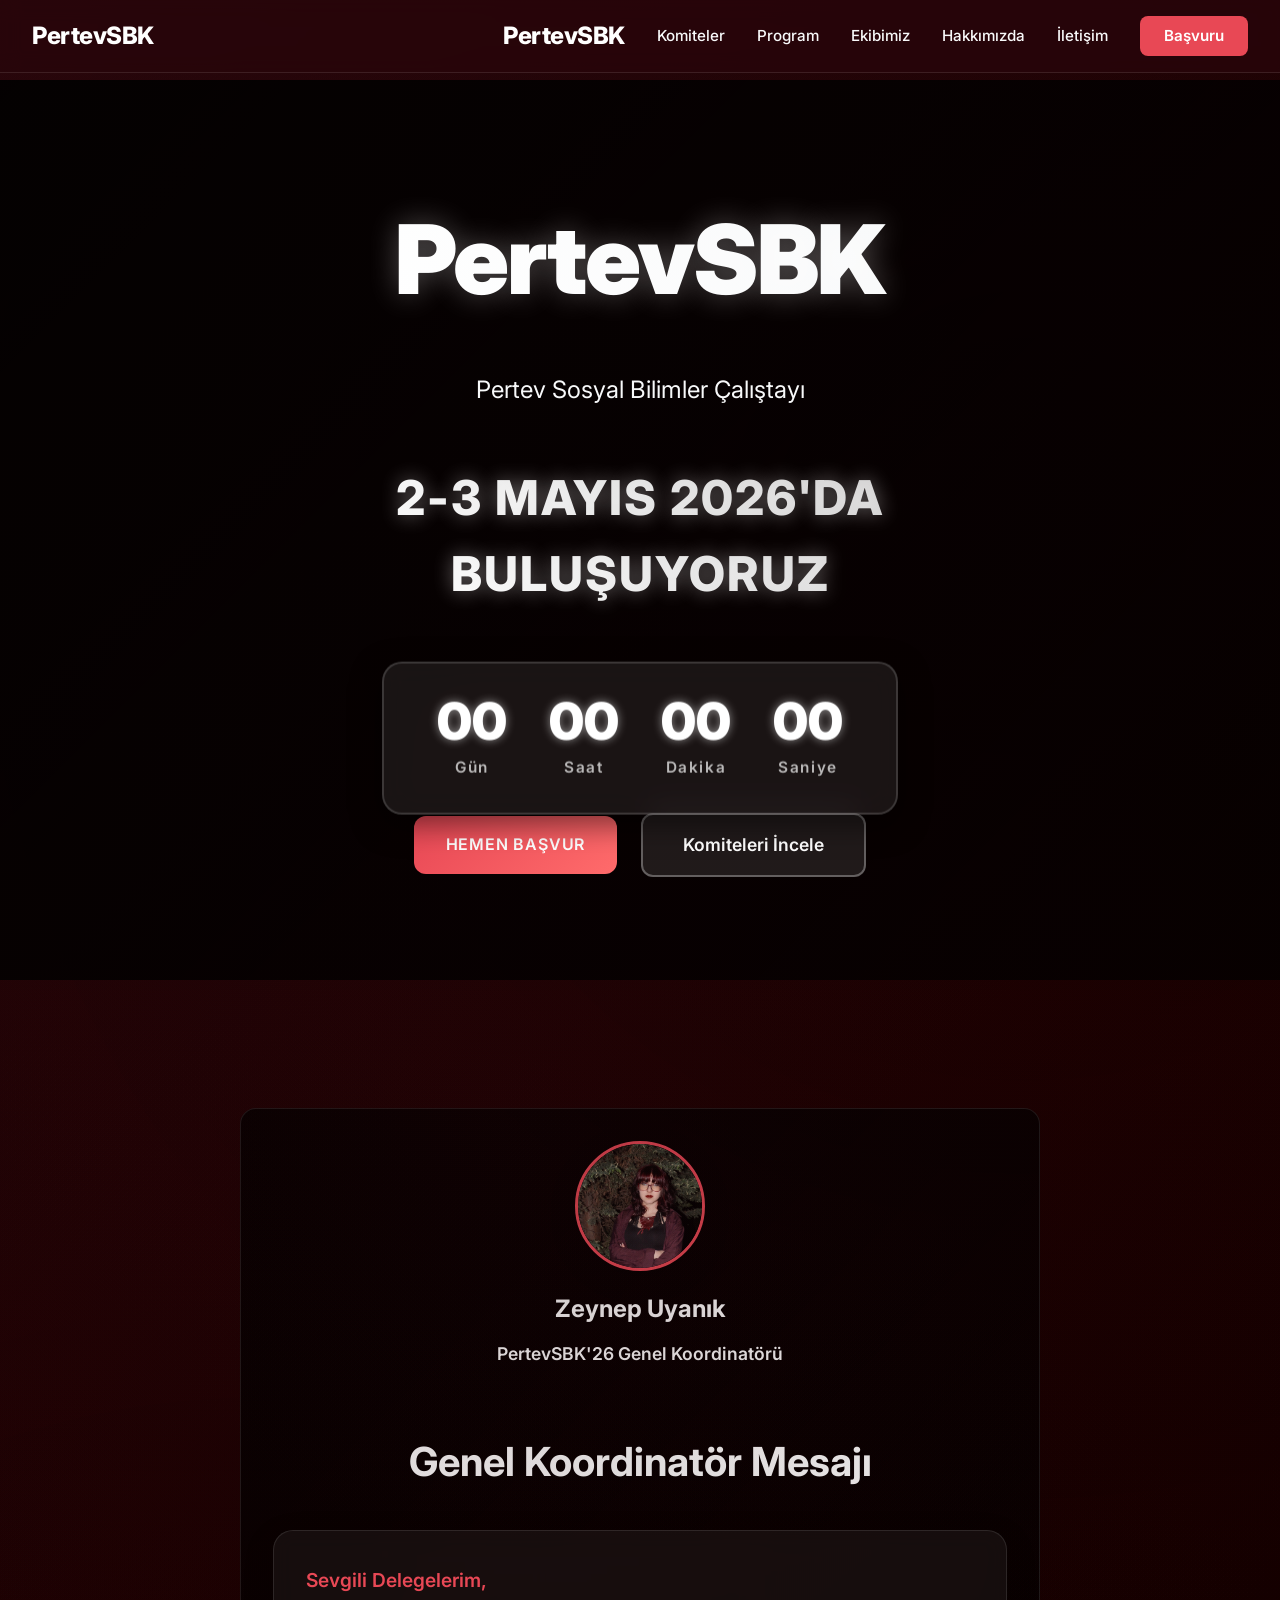
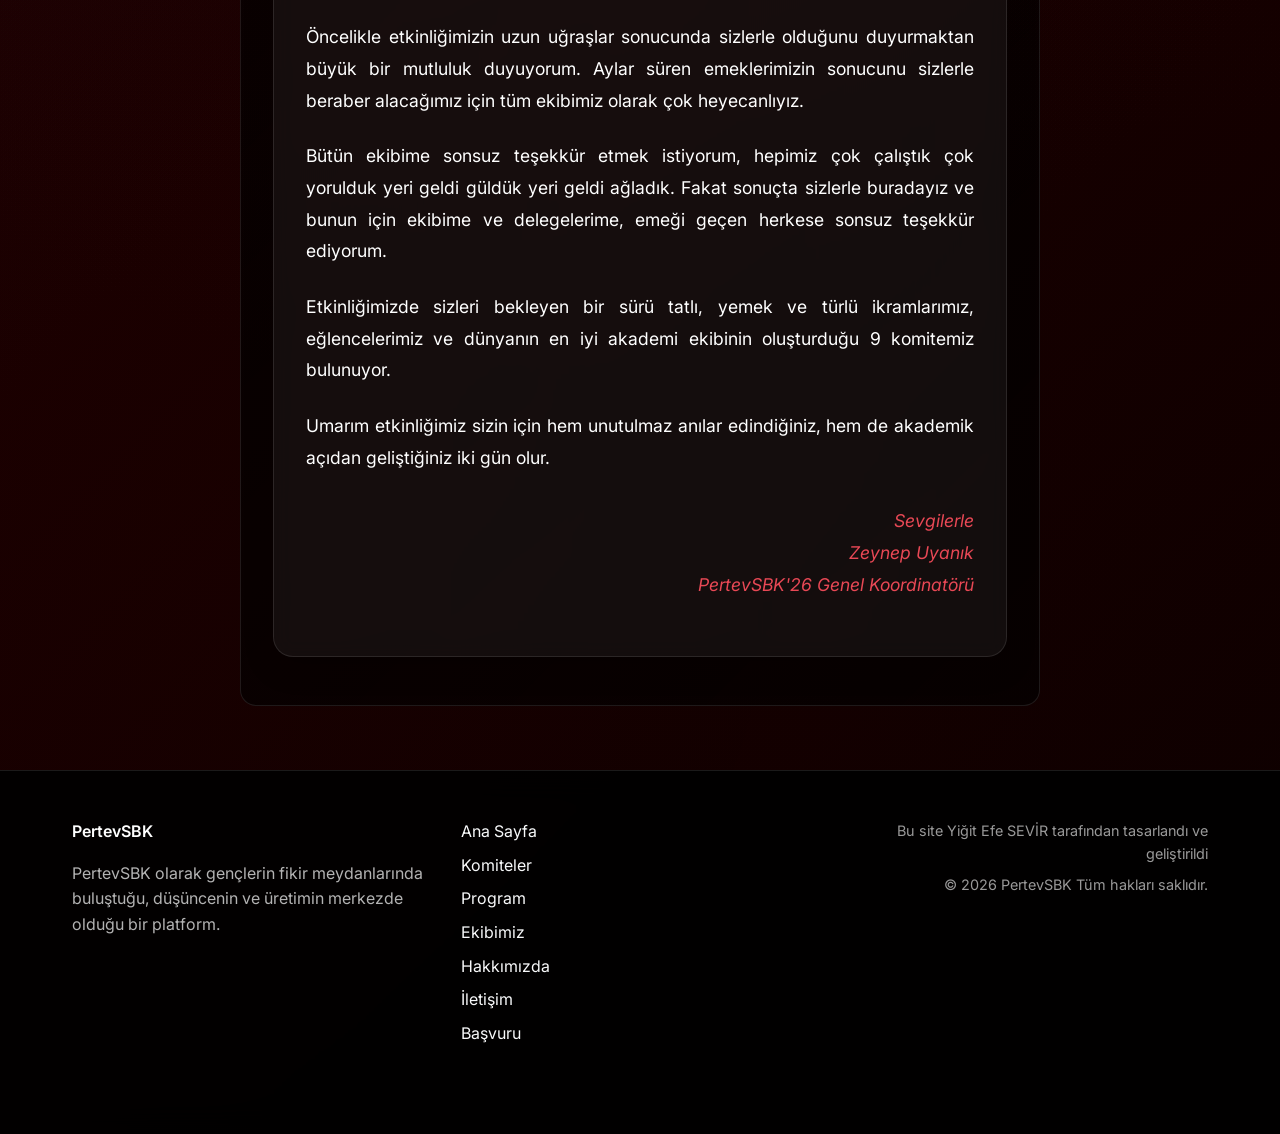
<file: index.html>
<!DOCTYPE html>
<html lang="tr">
<head>
    <meta charset="UTF-8">
    <meta name="viewport" content="width=device-width, initial-scale=1.0">
    <meta name="description" content="PertevSBK - 2-3 Mayıs 2026'da gençlerin fikir meydanlarında buluştuğu düşünce ve üretim platformu. 9 komite, 150+ katılımcı, profesyonel organizasyon.">
    <meta name="keywords" content="PertevSBK, sosyal bilimler, komiteler, etkinlik, gençlik, düşünce platformu, 2026">
    <meta name="author" content="PertevSBK">
    <title>PertevSBK — 2-3 Mayıs Geliyoruz</title>
    <link rel="icon" type="image/x-icon" href="favicon.ico">
    <link rel="preconnect" href="https://fonts.googleapis.com">
    <link rel="preconnect" href="https://fonts.gstatic.com" crossorigin>
    <link href="https://fonts.googleapis.com/css2?family=Inter:wght@300;400;500;600;700;800;900&display=swap" rel="stylesheet">
    <link rel="stylesheet" href="style.css">
</head>
<body class="index-page">
    <header class="header">
        <nav class="nav">
            <a href="https://pertevsbk.com/" target="_blank" class="nav-logo">PertevSBK</a>
            <button class="menu-toggle" onclick="toggleMenu()">☰</button>
            <div class="nav-menu" id="navMenu">
                <a href="https://pertevsbk.com/" target="_blank" class="nav-logo">PertevSBK</a>
                <a href="komiteler/komiteler.html" class="nav-link">Komiteler</a>
                <a href="program.html" class="nav-link">Program</a>
                <a href="ekibimiz/ekibimiz.html" class="nav-link">Ekibimiz</a>
                <a href="hakkimizda.html" class="nav-link">Hakkımızda</a>
                <a href="iletisim.html" class="nav-link">İletişim</a>
                <a href="basvuru.html" class="nav-link nav-cta">Başvuru</a>
            </div>
        </nav>
    </header>

    <main class="main">
        <section class="hero">
            <div class="hero-content">
                <h1>PertevSBK</h1>
                <p>Pertev Sosyal Bilimler Çalıştayı</p>
                <h2>2-3 Mayıs 2026'da Buluşuyoruz</h2>
                <div class="countdown-box">
                    <div class="countdown" id="countdown">
                        <div class="countdown-item">
                            <span class="countdown-number" id="days">00</span>
                            <span class="countdown-label">Gün</span>
                        </div>
                        <div class="countdown-item">
                            <span class="countdown-number" id="hours">00</span>
                            <span class="countdown-label">Saat</span>
                        </div>
                        <div class="countdown-item">
                            <span class="countdown-number" id="minutes">00</span>
                            <span class="countdown-label">Dakika</span>
                        </div>
                        <div class="countdown-item">
                            <span class="countdown-number" id="seconds">00</span>
                            <span class="countdown-label">Saniye</span>
                        </div>
                    </div>
                </div>
                <div class="hero-cta">
                    <a href="basvuru.html" class="btn btn-primary">Hemen Başvur</a>
                    <a href="komiteler/komiteler.html" class="btn btn-secondary">Komiteleri İncele</a>
                </div>
            </div>
        </section>

        <section class="coordinator-message">
            <div class="container">
                <div class="message-content">
                    <div class="coordinator-info">
                        <div class="coordinator-avatar">
                            <img src="ekibimiz/images/zeynep-uyanik.jpeg" alt="Zeynep Uyanık" class="coordinator-avatar-img">
                        </div>
                        <div class="coordinator-details">
                            <h3>Zeynep Uyanık</h3>
                            <p class="coordinator-role">PertevSBK'26 Genel Koordinatörü</p>
                        </div>
                    </div>
                    <div class="message-text">
                        <h2>Genel Koordinatör Mesajı</h2>
                        <div class="message">
                            <p>Sevgili Delegelerim,</p>
                            <p>Öncelikle etkinliğimizin uzun uğraşlar sonucunda sizlerle olduğunu duyurmaktan büyük bir mutluluk duyuyorum. Aylar süren emeklerimizin sonucunu sizlerle beraber alacağımız için tüm ekibimiz olarak çok heyecanlıyız.</p>
                            <p>Bütün ekibime sonsuz teşekkür etmek istiyorum, hepimiz çok çalıştık çok yorulduk yeri geldi güldük yeri geldi ağladık. Fakat sonuçta sizlerle buradayız ve bunun için ekibime ve delegelerime, emeği geçen herkese sonsuz teşekkür ediyorum.</p>
                            <p>Etkinliğimizde sizleri bekleyen bir sürü tatlı, yemek ve türlü ikramlarımız, eğlencelerimiz ve dünyanın en iyi akademi ekibinin oluşturduğu 9 komitemiz bulunuyor.</p>
                            <p>Umarım etkinliğimiz sizin için hem unutulmaz anılar edindiğiniz, hem de akademik açıdan geliştiğiniz iki gün olur.</p>
                            <p class="signature">Sevgilerle<br>Zeynep Uyanık<br>PertevSBK'26 Genel Koordinatörü</p>
                        </div>
                    </div>
                </div>
            </div>
        </section>

    </main>

    <footer class="footer">
        <div class="container">
            <div class="footer-content">
                <div class="footer-info">
                    <h4>PertevSBK</h4>
                    <p>PertevSBK olarak gençlerin fikir meydanlarında buluştuğu, düşüncenin ve üretimin merkezde olduğu bir platform.</p>
                </div>
                <div class="footer-links">
                    <a href="index.html">Ana Sayfa</a>
                    <a href="komiteler/komiteler.html">Komiteler</a>
                    <a href="program.html">Program</a>
                    <a href="ekibimiz/ekibimiz.html">Ekibimiz</a>
                    <a href="hakkimizda.html">Hakkımızda</a>
                    <a href="iletisim.html">İletişim</a>
                    <a href="basvuru.html">Başvuru</a>
                </div>
                <div class="footer-credits">
                    <p>Bu site <span><a href="https://instagram.com/yigitesevir" target="_blank" style="color: inherit; text-decoration: none;">Yiğit Efe SEVİR</a></span> tarafından tasarlandı ve geliştirildi</p>
                    <p>© 2026 PertevSBK Tüm hakları saklıdır.</p>
                </div>
            </div>
        </div>
    </footer>
    
    <script>
        // Mobil menu toggle
        function toggleMenu() {
            const navMenu = document.getElementById('navMenu');
            navMenu.classList.toggle('active');
        }

        // Close menu when clicking on a link
        
        // Menü linklerine tıklandığında menüyü kapat
        document.querySelectorAll('.nav-link').forEach(link => {
            link.addEventListener('click', () => {
                const navMenu = document.getElementById('navMenu');
                navMenu.classList.remove('active');
            });
        });

        // Geri sayım fonksiyonu
        function updateCountdown() {
            const eventDate = new Date('May 2, 2026 09:00:00').getTime();
            const now = new Date().getTime();
            const timeLeft = eventDate - now;

            if (timeLeft > 0) {
                const days = Math.floor(timeLeft / (1000 * 60 * 60 * 24));
                const hours = Math.floor((timeLeft % (1000 * 60 * 60 * 24)) / (1000 * 60 * 60));
                const minutes = Math.floor((timeLeft % (1000 * 60 * 60)) / (1000 * 60));
                const seconds = Math.floor((timeLeft % (1000 * 60)) / 1000);

                // Ana sayaç
                document.getElementById('days').textContent = String(days).padStart(2, '0');
                document.getElementById('hours').textContent = String(hours).padStart(2, '0');
                document.getElementById('minutes').textContent = String(minutes).padStart(2, '0');
                document.getElementById('seconds').textContent = String(seconds).padStart(2, '0');
            }
        }

        // Sayfa yüklendiğinde ve her saniye güncelle
        document.addEventListener('DOMContentLoaded', updateCountdown);
        setInterval(updateCountdown, 1000);
    </script>
</body>
</html>
</file>
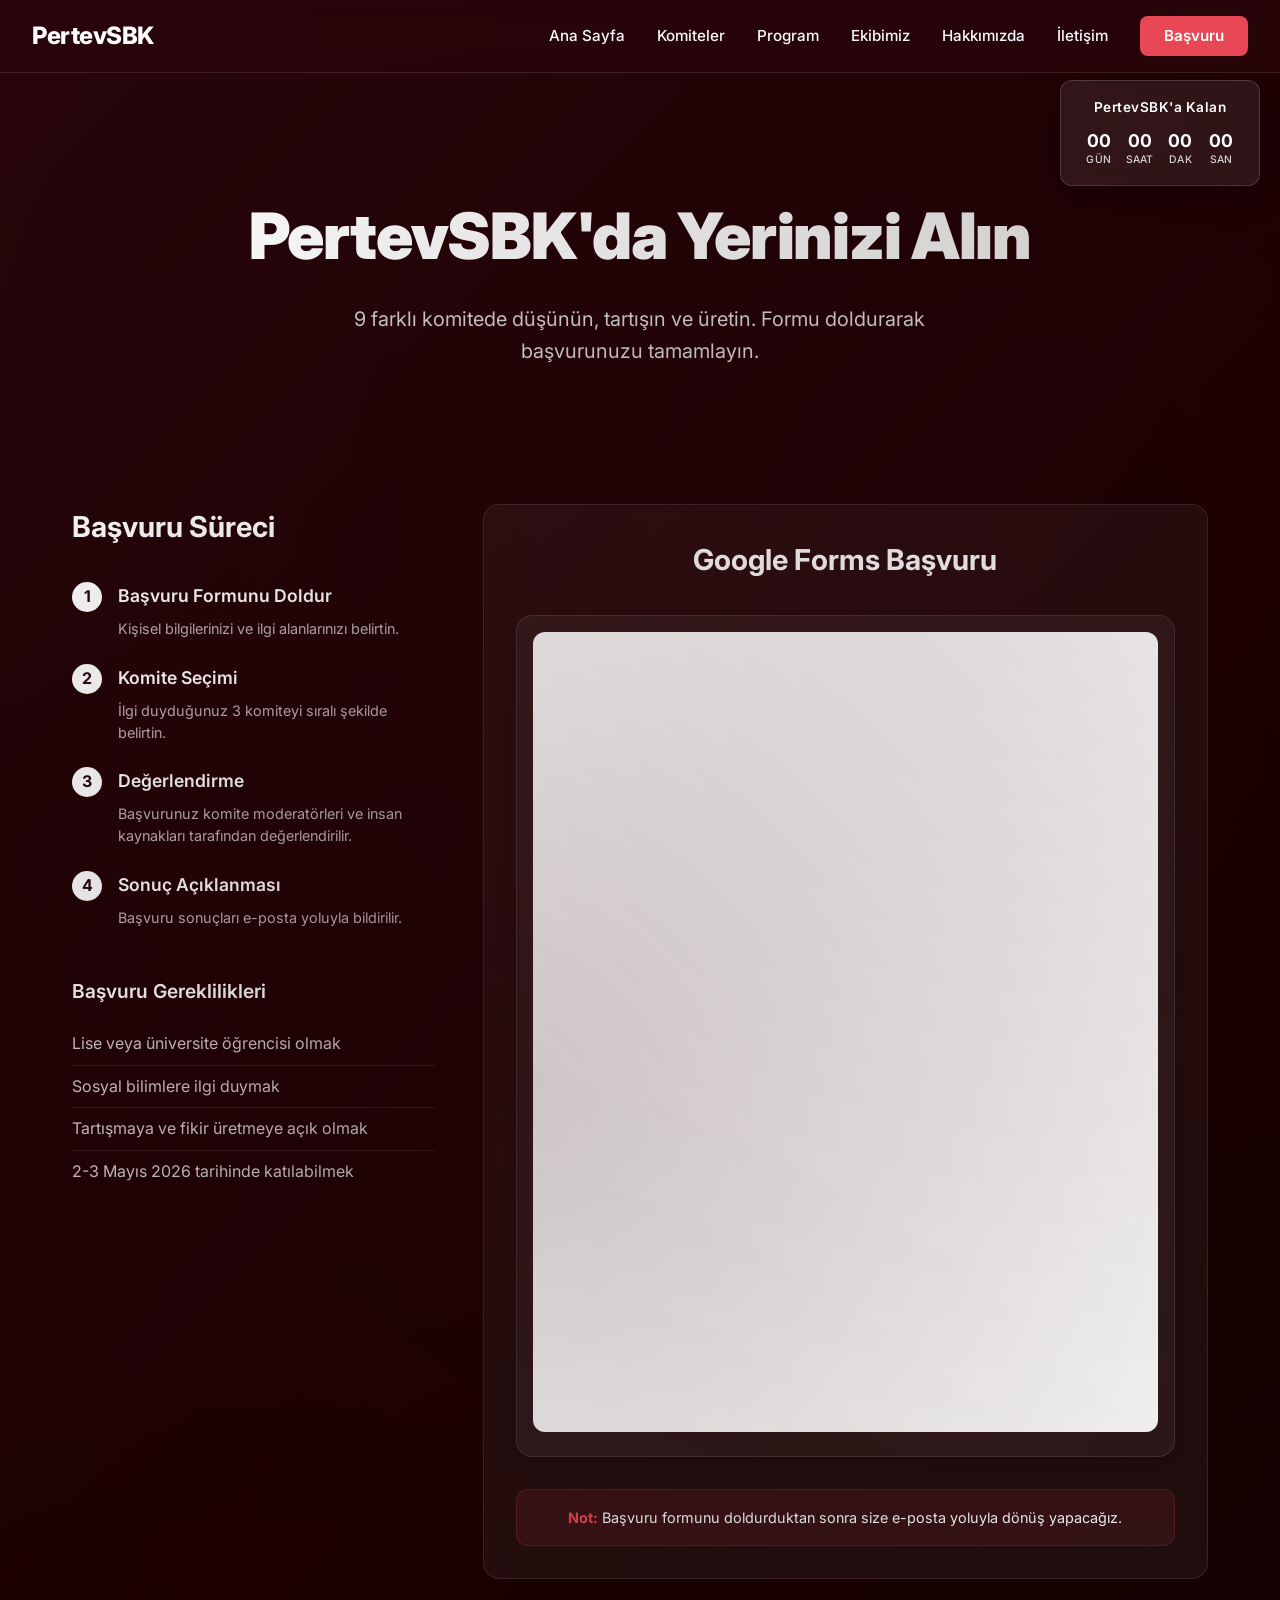
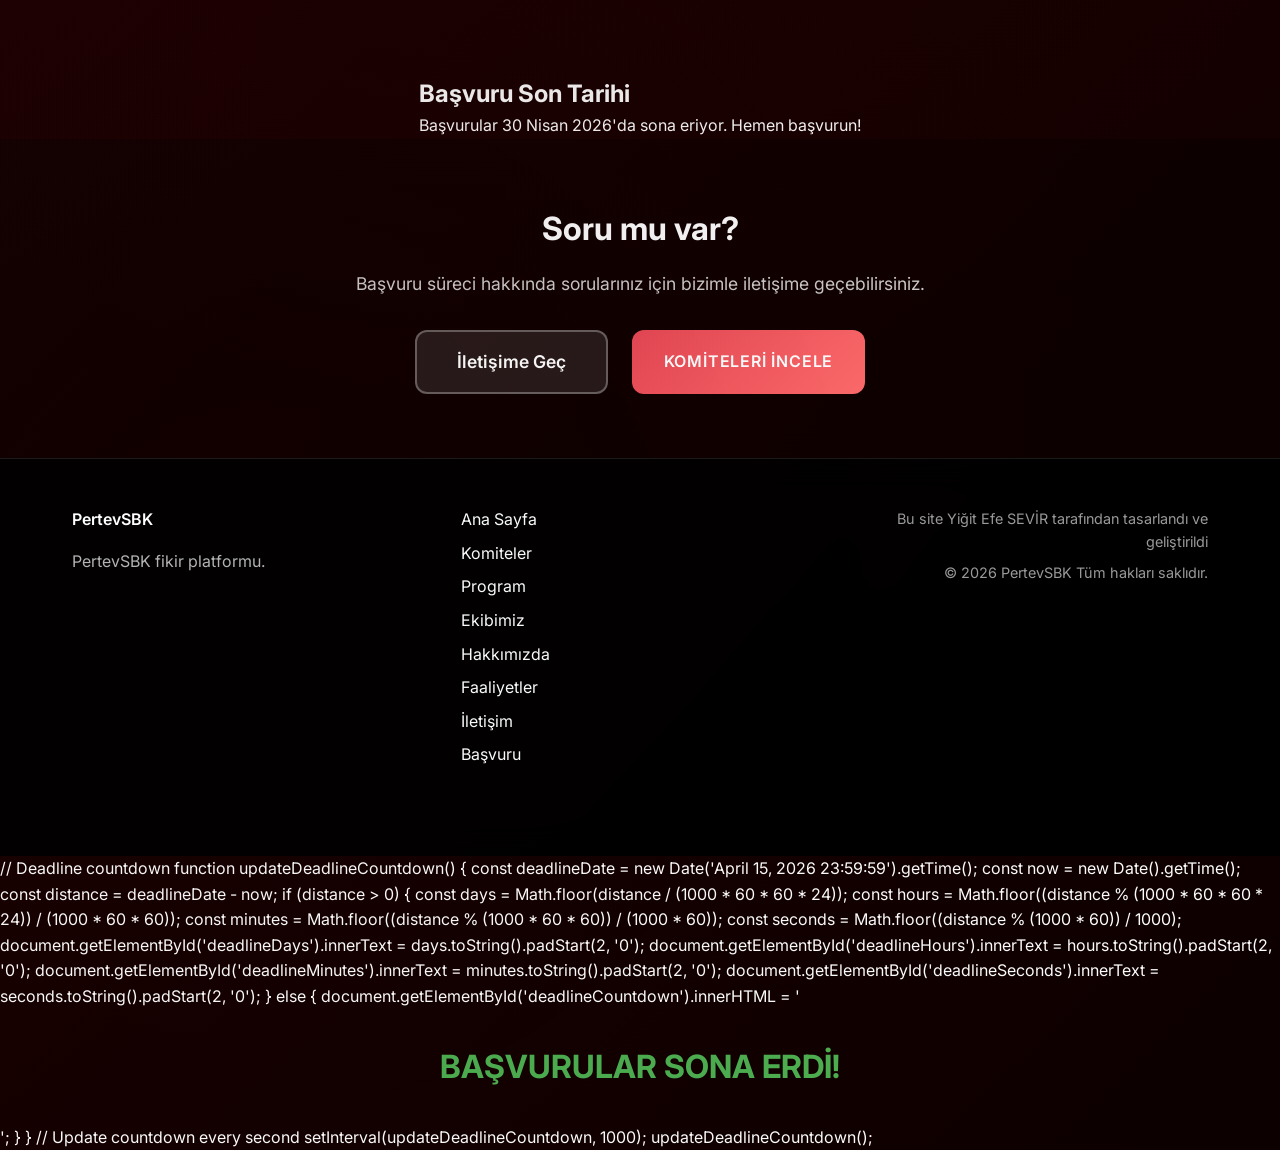
<file: basvuru.html>
<!DOCTYPE html>
<html lang="tr">
<head>
    <meta charset="UTF-8">
    <meta name="viewport" content="width=device-width, initial-scale=1.0">
    <title>Başvuru — PertevSBK</title>
    <link rel="icon" type="image/x-icon" href="favicon.ico">
    <link rel="preconnect" href="https://fonts.googleapis.com">
    <link rel="preconnect" href="https://fonts.gstatic.com" crossorigin>
    <link href="https://fonts.googleapis.com/css2?family=Inter:wght@300;400;500;600;700;800;900&display=swap" rel="stylesheet">
    <link rel="stylesheet" href="style.css">
</head>
<body>
    <header class="header">
        <nav class="nav">
            <a href="https://pertevsbk.com/" target="_blank" class="nav-logo">PertevSBK</a>
            <button class="menu-toggle" onclick="toggleMenu()">☰</button>
            <div class="nav-menu" id="navMenu">
                <a href="index.html" class="nav-link">Ana Sayfa</a>
                <a href="komiteler/komiteler.html" class="nav-link">Komiteler</a>
                <a href="program.html" class="nav-link">Program</a>
                <a href="ekibimiz/ekibimiz.html" class="nav-link">Ekibimiz</a>
                <a href="hakkimizda.html" class="nav-link">Hakkımızda</a>
                <a href="iletisim.html" class="nav-link">İletişim</a>
                <a href="basvuru.html" class="nav-link nav-cta">Başvuru</a>
            </div>
        </nav>
    </header>

    
    <div class="mini-countdown" id="miniCountdown">
        <h4>PertevSBK'a Kalan</h4>
        <div class="mini-countdown-timer">
            <div class="mini-countdown-item">
                <span class="mini-countdown-number" id="miniDays">00</span>
                <span class="mini-countdown-label">GÜN</span>
            </div>
            <div class="mini-countdown-item">
                <span class="mini-countdown-number" id="miniHours">00</span>
                <span class="mini-countdown-label">SAAT</span>
            </div>
            <div class="mini-countdown-item">
                <span class="mini-countdown-number" id="miniMinutes">00</span>
                <span class="mini-countdown-label">DAK</span>
            </div>
            <div class="mini-countdown-item">
                <span class="mini-countdown-number" id="miniSeconds">00</span>
                <span class="mini-countdown-label">SAN</span>
            </div>
        </div>
    </div>

    <main class="main">
        <section class="page-hero">
            <div class="container">
                <h1>PertevSBK'da Yerinizi Alın</h1>
                <p>9 farklı komitede düşünün, tartışın ve üretin. Formu doldurarak başvurunuzu tamamlayın.</p>
            </div>
        </section>

        <section class="application-content">
            <div class="container">
                <div class="application-grid">
                    <div class="application-info">
                        <h2>Başvuru Süreci</h2>
                        <div class="process-steps">
                            <div class="step">
                                <div class="step-number">1</div>
                                <div class="step-content">
                                    <h3>Başvuru Formunu Doldur</h3>
                                    <p>Kişisel bilgilerinizi ve ilgi alanlarınızı belirtin.</p>
                                </div>
                            </div>
                            <div class="step">
                                <div class="step-number">2</div>
                                <div class="step-content">
                                    <h3>Komite Seçimi</h3>
                                    <p>İlgi duyduğunuz 3 komiteyi sıralı şekilde belirtin.</p>
                                </div>
                            </div>
                            <div class="step">
                                <div class="step-number">3</div>
                                <div class="step-content">
                                    <h3>Değerlendirme</h3>
                                    <p>Başvurunuz komite moderatörleri ve insan kaynakları tarafından değerlendirilir.</p>
                                </div>
                            </div>
                            <div class="step">
                                <div class="step-number">4</div>
                                <div class="step-content">
                                    <h3>Sonuç Açıklanması</h3>
                                    <p>Başvuru sonuçları e-posta yoluyla bildirilir.</p>
                                </div>
                            </div>
                        </div>

                        <div class="requirements">
                            <h3>Başvuru Gereklilikleri</h3>
                            <ul>
                                <li>Lise veya üniversite öğrencisi olmak</li>
                                <li>Sosyal bilimlere ilgi duymak</li>
                                <li>Tartışmaya ve fikir üretmeye açık olmak</li>
                                <li>2-3 Mayıs 2026 tarihinde katılabilmek</li>
                            </ul>
                        </div>
                    </div>

                    <div class="application-form">
                        <h2>Google Forms Başvuru</h2>
                        <div class="form-container">
                            <iframe 
                                src="https://forms.gle/s8VkXdR1XYNpRkK6A" 
                                width="100%" 
                                height="800" 
                                frameborder="0" 
                                marginheight="0" 
                                marginwidth="0"
                                style="border-radius: 12px; background: white;">
                                Yükleniyor...
                            </iframe>
                        </div>
                        <div class="form-note">
                            <p><strong>Not:</strong> Başvuru formunu doldurduktan sonra size e-posta yoluyla dönüş yapacağız.</p>
                        </div>
                    </div>
                </div>
            </div>
        </section>

        <section class="deadline-info">
            <div class="container">
                <h2>Başvuru Son Tarihi</h2>
                <p class="deadline-text">Başvurular 30 Nisan 2026'da sona eriyor. Hemen başvurun!</p>
            </div>
        </section>

        <section class="cta-section">
            <div class="container">
                <h2>Soru mu var?</h2>
                <p>Başvuru süreci hakkında sorularınız için bizimle iletişime geçebilirsiniz.</p>
                <div class="cta-buttons">
                    <a href="iletisim.html" class="btn btn-secondary">İletişime Geç</a>
                    <a href="komiteler.html" class="btn btn-primary">Komiteleri İncele</a>
                </div>
            </div>
        </section>
    </main>

    <footer class="footer">
        <div class="container">
            <div class="footer-content">
                <div class="footer-info">
                    <h4>PertevSBK</h4>
                    <p>PertevSBK fikir platformu.</p>
                </div>
                <div class="footer-links">
                    <a href="index.html">Ana Sayfa</a>
                    <a href="komiteler/komiteler.html">Komiteler</a>
                    <a href="program.html">Program</a>
                    <a href="ekibimiz/ekibimiz.html">Ekibimiz</a>
                    <a href="hakkimizda.html">Hakkımızda</a>
                    <a href="faaliyetlerimiz.html">Faaliyetler</a>
                    <a href="iletisim.html">İletişim</a>
                    <a href="basvuru.html">Başvuru</a>
                </div>
                <div class="footer-credits">
                    <p>Bu site <span><a href="https://instagram.com/yigitesevir" target="_blank" style="color: inherit; text-decoration: none;">Yiğit Efe SEVİR</a></span> tarafından tasarlandı ve geliştirildi</p>
                    <p>© 2026 PertevSBK Tüm hakları saklıdır.</p>
                </div>
            </div>
        </div>
    </footer>

    <script>
        // Mobil menu toggle
        function toggleMenu() {
            const navMenu = document.getElementById('navMenu');
            navMenu.classList.toggle('active');
        }

        // Close menu when clicking on a link
        document.querySelectorAll('.nav-link').forEach(link => {
            link.addEventListener('click', () => {
                document.getElementById('navMenu').classList.remove('active');
            });
        });

        // Mini sayaç fonksiyonu
        function updateMiniCountdown() {
            const eventDate = new Date('May 2, 2026 09:00:00').getTime();
            const now = new Date().getTime();
            const timeLeft = eventDate - now;

            if (timeLeft > 0) {
                const days = Math.floor(timeLeft / (1000 * 60 * 60 * 24));
                const hours = Math.floor((timeLeft % (1000 * 60 * 60 * 24)) / (1000 * 60 * 60));
                const minutes = Math.floor((timeLeft % (1000 * 60 * 60)) / (1000 * 60));
                const seconds = Math.floor((timeLeft % (1000 * 60)) / 1000);

                document.getElementById('miniDays').textContent = String(days).padStart(2, '0');
                document.getElementById('miniHours').textContent = String(hours).padStart(2, '0');
                document.getElementById('miniMinutes').textContent = String(minutes).padStart(2, '0');
                document.getElementById('miniSeconds').textContent = String(seconds).padStart(2, '0');
            }
        }

        // Sayfa yüklendiğinde ve her saniye güncelle
        document.addEventListener('DOMContentLoaded', updateMiniCountdown);
        setInterval(updateMiniCountdown, 1000);
    </script>

        // Deadline countdown
        function updateDeadlineCountdown() {
            const deadlineDate = new Date('April 15, 2026 23:59:59').getTime();
            const now = new Date().getTime();
            const distance = deadlineDate - now;
            
            if (distance > 0) {
                const days = Math.floor(distance / (1000 * 60 * 60 * 24));
                const hours = Math.floor((distance % (1000 * 60 * 60 * 24)) / (1000 * 60 * 60));
                const minutes = Math.floor((distance % (1000 * 60 * 60)) / (1000 * 60));
                const seconds = Math.floor((distance % (1000 * 60)) / 1000);
                
                document.getElementById('deadlineDays').innerText = days.toString().padStart(2, '0');
                document.getElementById('deadlineHours').innerText = hours.toString().padStart(2, '0');
                document.getElementById('deadlineMinutes').innerText = minutes.toString().padStart(2, '0');
                document.getElementById('deadlineSeconds').innerText = seconds.toString().padStart(2, '0');
            } else {
                document.getElementById('deadlineCountdown').innerHTML = '<div class="event-live">BAŞVURULAR SONA ERDİ!</div>';
            }
        }

        // Update countdown every second
        setInterval(updateDeadlineCountdown, 1000);
        updateDeadlineCountdown();
    </script>
</body>
</html>
</file>
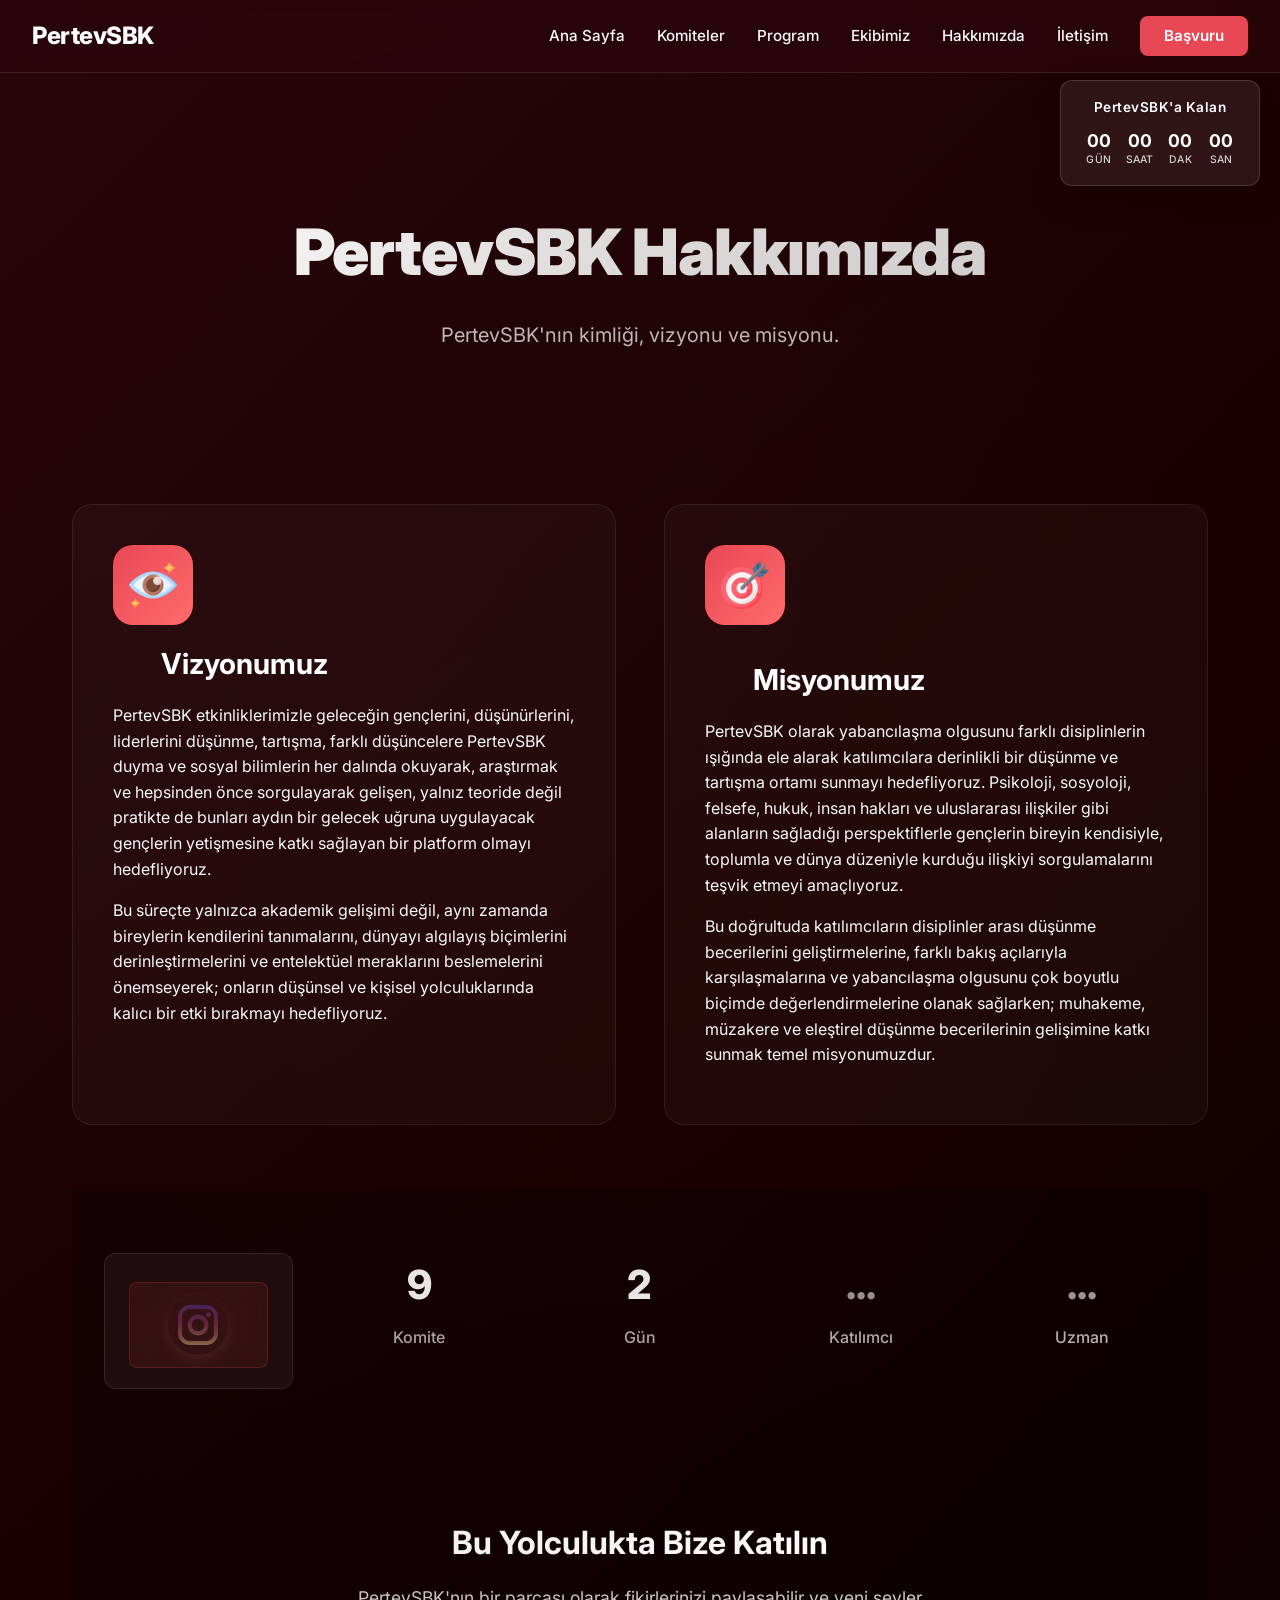
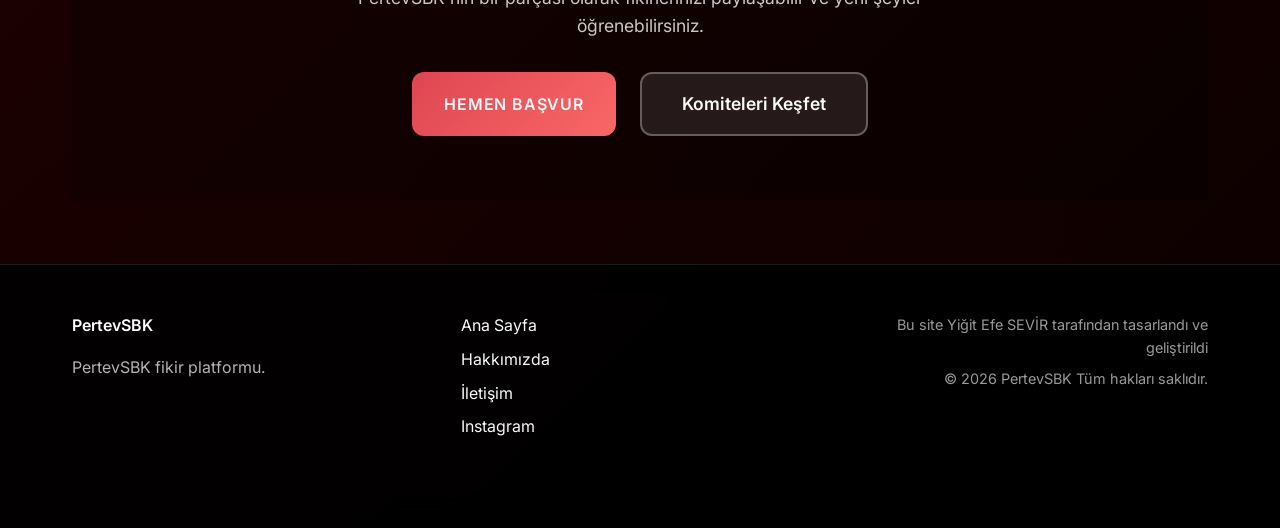
<file: hakkimizda.html>
<!DOCTYPE html>
<html lang="tr">
<head>
    <meta charset="UTF-8">
    <meta name="viewport" content="width=device-width, initial-scale=1.0">
    <title>Hakkımızda — PertevSBK</title>
    <link rel="icon" type="image/x-icon" href="favicon.ico">
    <link rel="preconnect" href="https://fonts.googleapis.com">
    <link rel="preconnect" href="https://fonts.gstatic.com" crossorigin>
    <link href="https://fonts.googleapis.com/css2?family=Inter:wght@300;400;500;600;700;800;900&display=swap" rel="stylesheet">
    <link rel="stylesheet" href="style.css">
</head>
<body>
    <header class="header">
        <nav class="nav">
            <a href="https://pertevsbk.com/" target="_blank" class="nav-logo">PertevSBK</a>
            <button class="menu-toggle" onclick="toggleMenu()">☰</button>
            <div class="nav-menu" id="navMenu">
                <a href="index.html" class="nav-link">Ana Sayfa</a>
                <a href="komiteler/komiteler.html" class="nav-link">Komiteler</a>
                <a href="program.html" class="nav-link">Program</a>
                <a href="ekibimiz/ekibimiz.html" class="nav-link">Ekibimiz</a>
                <a href="hakkimizda.html" class="nav-link">Hakkımızda</a>
                <a href="iletisim.html" class="nav-link">İletişim</a>
                <a href="basvuru.html" class="nav-link nav-cta">Başvuru</a>
            </div>
        </nav>
    </header>

    
    <div class="mini-countdown" id="miniCountdown">
        <h4>PertevSBK'a Kalan</h4>
        <div class="mini-countdown-timer">
            <div class="mini-countdown-item">
                <span class="mini-countdown-number" id="miniDays">00</span>
                <span class="mini-countdown-label">GÜN</span>
            </div>
            <div class="mini-countdown-item">
                <span class="mini-countdown-number" id="miniHours">00</span>
                <span class="mini-countdown-label">SAAT</span>
            </div>
            <div class="mini-countdown-item">
                <span class="mini-countdown-number" id="miniMinutes">00</span>
                <span class="mini-countdown-label">DAK</span>
            </div>
            <div class="mini-countdown-item">
                <span class="mini-countdown-number" id="miniSeconds">00</span>
                <span class="mini-countdown-label">SAN</span>
            </div>
        </div>
    </div>

    <main class="main">
        <section class="page-hero">
            <div class="container">
                <h1>PertevSBK Hakkımızda</h1>
                <p>PertevSBK'nın kimliği, vizyonu ve misyonu.</p>
            </div>
        </section>

        <section class="about-content">
            <div class="container">
                <div class="vision-mission-grid">
                    <div class="vision-card">
                        <div class="card-icon">
                            <img src="images/eye-care.png" alt="Vizyon" style="width: 48px; height: 48px;">
                        </div>
                        <h2 class="vision-title">Vizyonumuz</h2>
                        <p>PertevSBK etkinliklerimizle geleceğin gençlerini, düşünürlerini, liderlerini düşünme, tartışma, farklı düşüncelere PertevSBK duyma ve sosyal bilimlerin her dalında okuyarak, araştırmak ve hepsinden önce sorgulayarak gelişen, yalnız teoride değil pratikte de bunları aydın bir gelecek uğruna uygulayacak gençlerin yetişmesine katkı sağlayan bir platform olmayı hedefliyoruz.</p> 
                        <p>Bu süreçte yalnızca akademik gelişimi değil, aynı zamanda bireylerin kendilerini tanımalarını, dünyayı algılayış biçimlerini derinleştirmelerini ve entelektüel meraklarını beslemelerini önemseyerek; onların düşünsel ve kişisel yolculuklarında kalıcı bir etki bırakmayı hedefliyoruz.</p>
                    </div>
                    
                    <div class="mission-card">
                        <div class="card-icon">
                            <img src="images/target.png" alt="Misyon" style="width: 48px; height: 48px;">
                        </div>
                        <h2 class="mission-title">Misyonumuz</h2>
                        <p>PertevSBK olarak yabancılaşma olgusunu farklı disiplinlerin ışığında ele alarak katılımcılara derinlikli bir düşünme ve tartışma ortamı sunmayı hedefliyoruz. Psikoloji, sosyoloji, felsefe, hukuk, insan hakları ve uluslararası ilişkiler gibi alanların sağladığı perspektiflerle gençlerin bireyin kendisiyle, toplumla ve dünya düzeniyle kurduğu ilişkiyi sorgulamalarını teşvik etmeyi amaçlıyoruz.</p>
                        <p>Bu doğrultuda katılımcıların disiplinler arası düşünme becerilerini geliştirmelerine, farklı bakış açılarıyla karşılaşmalarına ve yabancılaşma olgusunu çok boyutlu biçimde değerlendirmelerine olanak sağlarken; muhakeme, müzakere ve eleştirel düşünme becerilerinin gelişimine katkı sunmak temel misyonumuzdur.</p>
                    </div>
                </div>
                
        <section class="stats-section">
            <div class="container">
                <div class="stats-grid">
                    <div class="contact-item">
                        <a href="https://instagram.com/pertevsbk" target="_blank" class="social-link">
                            <div class="contact-icon instagram-icon">
                                <img src="images/instagram.png" alt="Instagram" style="width: 40px; height: 40px;">
                            </div>
                        </a>
                    </div>
                    <div class="stat-item">
                        <div class="stat-number">9</div>
                        <div class="stat-label">Komite</div>
                    </div>
                    <div class="stat-item">
                        <div class="stat-number">2</div>
                        <div class="stat-label">Gün</div>
                    </div>
                    <div class="stat-item">
                        <div class="stat-number loading">...</div>
                        <div class="stat-label">Katılımcı</div>
                    </div>
                    <div class="stat-item">
                        <div class="stat-number loading">...</div>
                        <div class="stat-label">Uzman</div>
                    </div>
                </div>
            </div>
        </section>

        <section class="cta-section">
            <div class="container">
                <h2>Bu Yolculukta Bize Katılın</h2>
                <p>PertevSBK'nın bir parçası olarak fikirlerinizi paylaşabilir ve yeni şeyler öğrenebilirsiniz.</p>
                <div class="cta-buttons">
                    <a href="basvuru.html" class="btn btn-primary">Hemen Başvur</a>
                    <a href="komiteler.html" class="btn btn-secondary">Komiteleri Keşfet</a>
                </div>
            </div>
        </section>
    </main>

    <footer class="footer">
        <div class="container">
            <div class="footer-content">
                <div class="footer-info">
                    <h4>PertevSBK</h4>
                    <p>PertevSBK fikir platformu.</p>
                </div>
                <div class="footer-links">
                    <a href="index.html">Ana Sayfa</a>
                    <a href="hakkimizda.html">Hakkımızda</a>
                    <a href="iletisim.html">İletişim</a>
                    <a href="https://www.instagram.com/pertevsbk/" target="_blank">Instagram</a>
                </div>
                <div class="footer-credits">
                    <p>Bu site <span><a href="https://instagram.com/yigitefesevir" target="_blank" style="color: inherit; text-decoration: none;">Yiğit Efe SEVİR</a></span> tarafından tasarlandı ve geliştirildi</p>
                    <p>© 2026 PertevSBK Tüm hakları saklıdır.</p>
                </div>
            </div>
        </div>
    </footer>
    
    <script>
        function toggleMenu() {
            const navMenu = document.getElementById('navMenu');
            navMenu.classList.toggle('active');
        }
        
        document.querySelectorAll('.nav-link').forEach(link => {
            link.addEventListener('click', () => {
                const navMenu = document.getElementById('navMenu');
                navMenu.classList.remove('active');
            });
        });

        // Mini sayaç fonksiyonu
        function updateMiniCountdown() {
            const eventDate = new Date('May 2, 2026 09:00:00').getTime();
            const now = new Date().getTime();
            const timeLeft = eventDate - now;

            if (timeLeft > 0) {
                const days = Math.floor(timeLeft / (1000 * 60 * 60 * 24));
                const hours = Math.floor((timeLeft % (1000 * 60 * 60 * 24)) / (1000 * 60 * 60));
                const minutes = Math.floor((timeLeft % (1000 * 60 * 60)) / (1000 * 60));
                const seconds = Math.floor((timeLeft % (1000 * 60)) / 1000);

                document.getElementById('miniDays').textContent = String(days).padStart(2, '0');
                document.getElementById('miniHours').textContent = String(hours).padStart(2, '0');
                document.getElementById('miniMinutes').textContent = String(minutes).padStart(2, '0');
                document.getElementById('miniSeconds').textContent = String(seconds).padStart(2, '0');
            }
        }

        // Sayfa yüklendiğinde ve her saniye güncelle
        document.addEventListener('DOMContentLoaded', updateMiniCountdown);
        setInterval(updateMiniCountdown, 1000);
    </script>
</body>
</html>
</file>
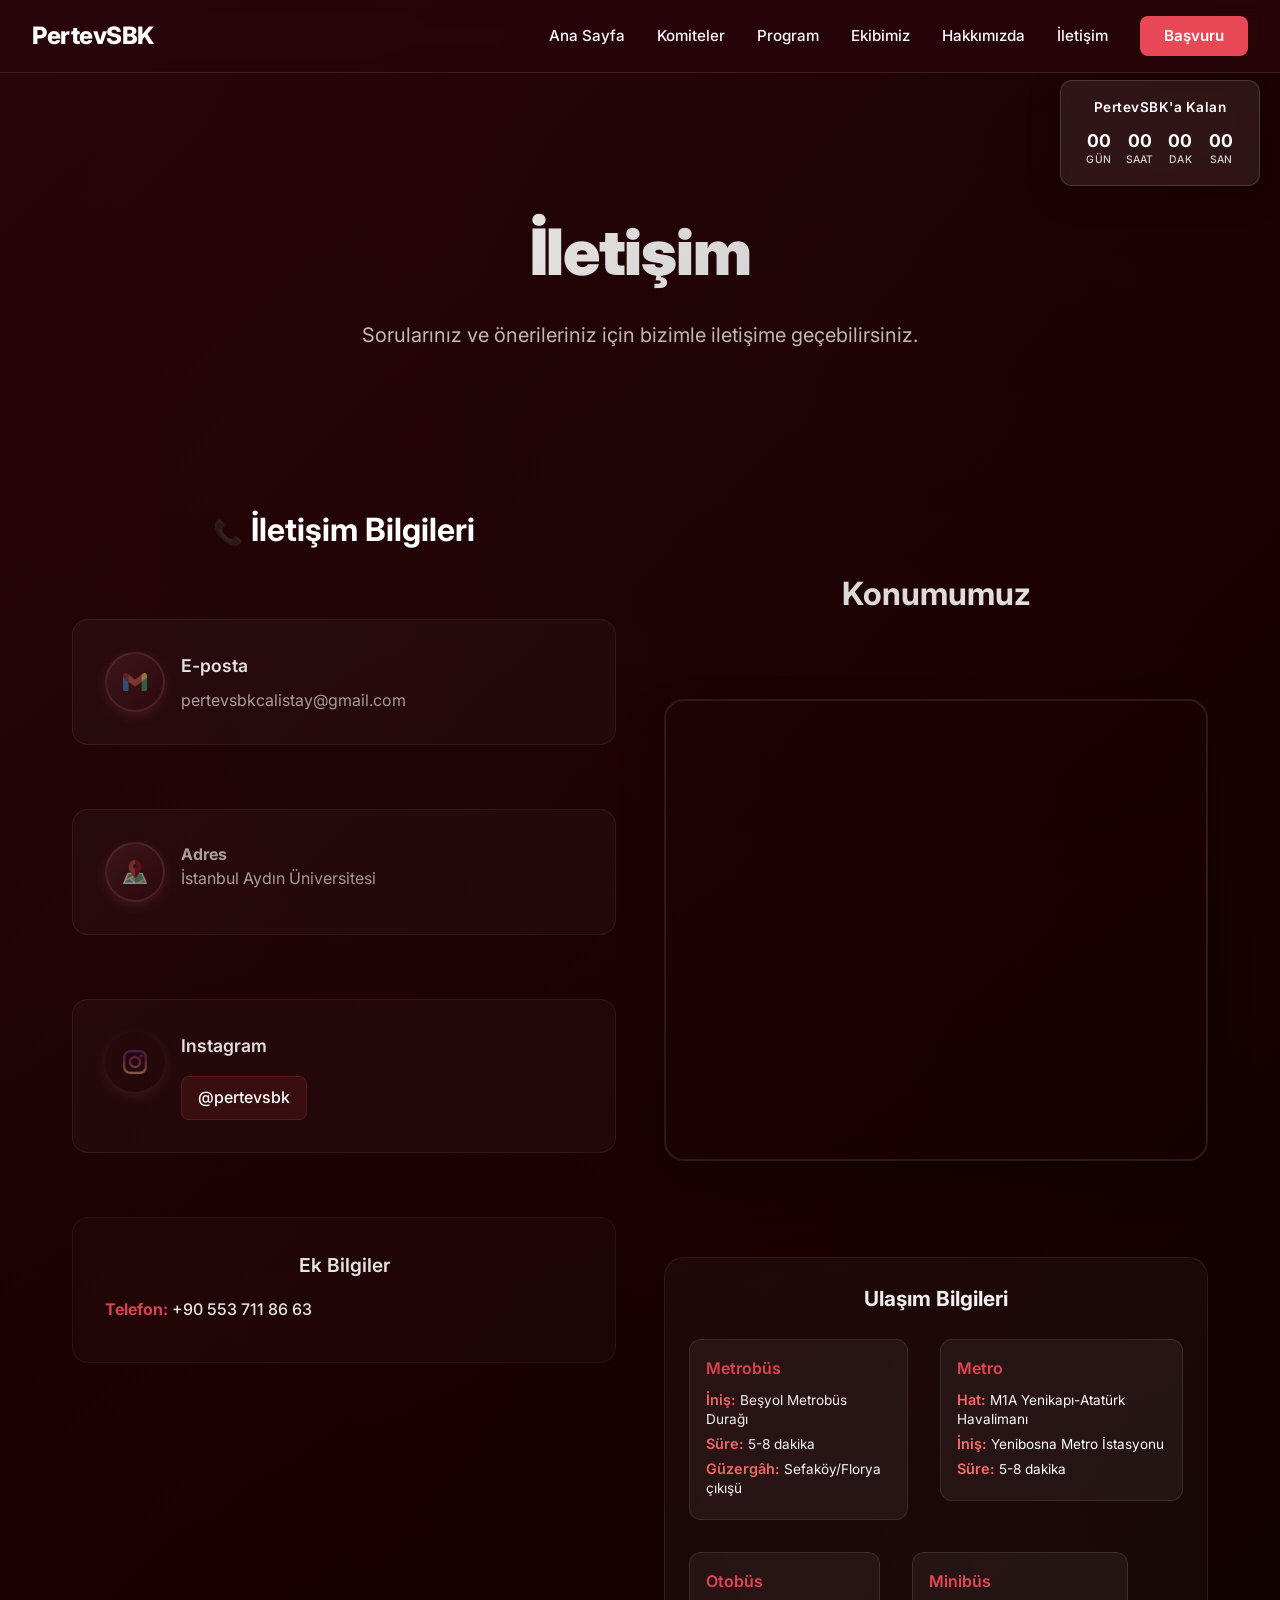
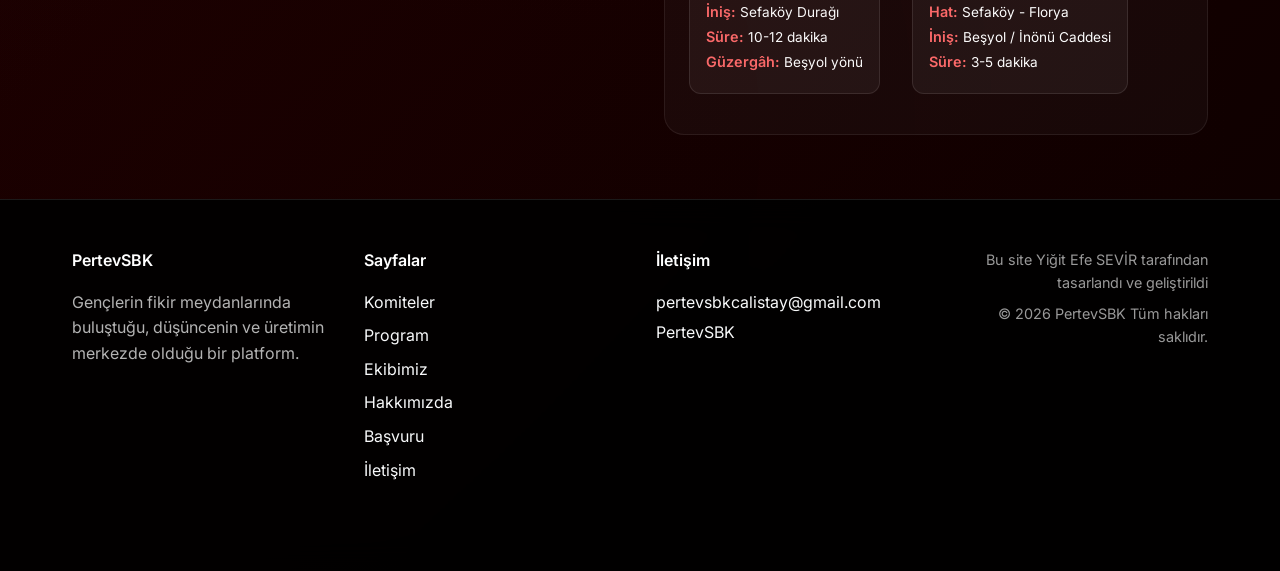
<file: iletisim.html>
<!DOCTYPE html>
<html lang="tr">
<head>
    <meta charset="UTF-8">
    <meta name="viewport" content="width=device-width, initial-scale=1.0">
    <title>İletişim — PertevSBK</title>
    <link rel="icon" type="image/x-icon" href="favicon.ico">
    <link rel="preconnect" href="https://fonts.googleapis.com">
    <link rel="preconnect" href="https://fonts.gstatic.com" crossorigin>
    <link href="https://fonts.googleapis.com/css2?family=Inter:wght@300;400;500;600;700;800;900&display=swap" rel="stylesheet">
    <link rel="stylesheet" href="style.css">
</head>
<body>
    <header class="header">
        <nav class="nav">
            <a href="https://pertevsbk.com/" target="_blank" class="nav-logo">PertevSBK</a>
            <button class="menu-toggle" onclick="toggleMenu()">☰</button>
            <div class="nav-menu" id="navMenu">
                <a href="index.html" class="nav-link">Ana Sayfa</a>
                <a href="komiteler/komiteler.html" class="nav-link">Komiteler</a>
                <a href="program.html" class="nav-link">Program</a>
                <a href="ekibimiz/ekibimiz.html" class="nav-link">Ekibimiz</a>
                <a href="hakkimizda.html" class="nav-link">Hakkımızda</a>
                <a href="iletisim.html" class="nav-link">İletişim</a>
                <a href="basvuru.html" class="nav-link nav-cta">Başvuru</a>
            </div>
        </nav>
    </header>

    
    <div class="mini-countdown" id="miniCountdown">
        <h4>PertevSBK'a Kalan</h4>
        <div class="mini-countdown-timer">
            <div class="mini-countdown-item">
                <span class="mini-countdown-number" id="miniDays">00</span>
                <span class="mini-countdown-label">GÜN</span>
            </div>
            <div class="mini-countdown-item">
                <span class="mini-countdown-number" id="miniHours">00</span>
                <span class="mini-countdown-label">SAAT</span>
            </div>
            <div class="mini-countdown-item">
                <span class="mini-countdown-number" id="miniMinutes">00</span>
                <span class="mini-countdown-label">DAK</span>
            </div>
            <div class="mini-countdown-item">
                <span class="mini-countdown-number" id="miniSeconds">00</span>
                <span class="mini-countdown-label">SAN</span>
            </div>
        </div>
    </div>

    <main class="main">
        <section class="page-hero">
            <div class="container">
                <h1>İletişim</h1>
                <p>Sorularınız ve önerileriniz için bizimle iletişime geçebilirsiniz.</p>
            </div>
        </section>

        <section class="contact-content">
            <div class="container">
                <div class="contact-grid">
                    <div class="contact-left">
                        <h2 class="contact-title">İletişim Bilgileri</h2>
                        
                        <div class="contact-item">
                            <div class="contact-icon">
                                <img src="images/gmail.png" alt="E-posta" style="width: 24px; height: 24px;">
                            </div>
                            <div class="contact-details">
                                <h3>E-posta</h3>
                                <p>pertevsbkcalistay@gmail.com</p>
                            </div>
                        </div>

                        <div class="contact-item">
                            <div class="contact-icon">
                                <img src="images/map.png" alt="Adres" style="width: 24px; height: 24px;">
                            </div>
                            <div class="contact-details">
                                <p><strong>Adres</strong></p>
                                <p>İstanbul Aydın Üniversitesi</p>
                            </div>
                        </div>

                        <div class="contact-item">
                            <div class="contact-icon instagram-icon">
                                <img src="images/instagram.png" alt="Instagram" style="width: 24px; height: 24px;">
                            </div>
                            <div class="contact-details">
                                <h3>Instagram</h3>
                                <div class="social-links">
                                    <a href="https://instagram.com/pertevsbk" target="_blank" class="social-link">@pertevsbk</a>
                                </div>
                            </div>
                        </div>

                        <div class="contact-extra">
                            <h3>Ek Bilgiler</h3>
                            <p><strong>Telefon:</strong> +90 553 711 86 63</p>
                        </div>
                    </div>

                    <div class="contact-right">
                        <div class="map-section">
                            <h2 class="map-title">Konumumuz</h2>
                            </div>
                            <div class="map-container">
                                <iframe 
                                    src="https://www.google.com/maps/embed?pb=!1m18!1m12!1m3!1d3006.8429459428!2d28.794215!3d40.9904489!2m3!1f0!2f0!3f0!3m2!1i1024!2i768!4f13.1!3m3!1m2!1s0x14caa396db59606d%3A0x6594147beb14e9b4!2s%C4%B0stanbul+Ayd%C4%B1n+%C3%9Cniversitesi!5e0!3m2!1str!2str" 
                                    width="100%" 
                                    height="450" 
                                    style="border:0;" 
                                    allowfullscreen="" 
                                    loading="lazy" 
                                    referrerpolicy="no-referrer-when-downgrade">
                                </iframe>
                            </div>
                            <div class="transport-info">
                                <h3>Ulaşım Bilgileri</h3>
                                
                                <div class="transport-container">
                                    <div class="transport-row">
                                        <div class="transport-option">
                                            <h4>Metrobüs</h4>
                                            <p><strong>İniş:</strong> Beşyol Metrobüs Durağı</p>
                                            <p><strong>Süre:</strong> 5-8 dakika</p>
                                            <p><strong>Güzergâh:</strong> Sefaköy/Florya çıkışü</p>
                                        </div>
                                        
                                        <div class="transport-option">
                                            <h4>Metro</h4>
                                            <p><strong>Hat:</strong> M1A Yenikapı-Atatürk Havalimanı</p>
                                            <p><strong>İniş:</strong> Yenibosna Metro İstasyonu</p>
                                            <p><strong>Süre:</strong> 5-8 dakika</p>
                                        </div>
                                    </div>
                                    
                                    <div class="transport-row">
                                        <div class="transport-option">
                                            <h4>Otobüs</h4>
                                            <p><strong>İniş:</strong> Sefaköy Durağı</p>
                                            <p><strong>Süre:</strong> 10-12 dakika</p>
                                            <p><strong>Güzergâh:</strong> Beşyol yönü</p>
                                        </div>
                                        
                                        <div class="transport-option">
                                            <h4>Minibüs</h4>
                                            <p><strong>Hat:</strong> Sefaköy - Florya</p>
                                            <p><strong>İniş:</strong> Beşyol / İnönü Caddesi</p>
                                            <p><strong>Süre:</strong> 3-5 dakika</p>
                                        </div>
                                    </div>
                                </div>
                            </div>
                        </div>
                    </div>
                </div>
            </div>
        </section>
    </main>

    <footer class="footer">
        <div class="container">
            <div class="footer-content">
                <div class="footer-info">
                    <h4>PertevSBK</h4>
                    <p>Gençlerin fikir meydanlarında buluştuğu, düşüncenin ve üretimin merkezde olduğu bir platform.</p>
                </div>
                <div class="footer-links">
                    <h4>Sayfalar</h4>
                    <a href="komiteler/komiteler.html">Komiteler</a>
                    <a href="program.html">Program</a>
                    <a href="ekibimiz/ekibimiz.html">Ekibimiz</a>
                    <a href="hakkimizda.html">Hakkımızda</a>
                    <a href="basvuru.html">Başvuru</a>
                    <a href="iletisim.html">İletişim</a>
                </div>
                <div class="footer-contact">
                    <h4>İletişim</h4>
                    <p><a href="mailto:pertevsbkcalistay@gmail.com">pertevsbkcalistay@gmail.com</a></p>
                    <p>PertevSBK</p>
                </div>
                <div class="footer-credits">
                    <p>Bu site <span><a href="https://instagram.com/yigitesevir" target="_blank" style="color: inherit; text-decoration: none;">Yiğit Efe SEVİR</a></span> tarafından tasarlandı ve geliştirildi</p>
                    <p>© 2026 PertevSBK Tüm hakları saklıdır.</p>
                </div>
            </div>
        </div>
    </footer>

    <script>
        function toggleMenu() {
            const navMenu = document.getElementById('navMenu');
            navMenu.classList.toggle('active');
        }

        // Menü linklerine tıklandığında menüyü kapat
        document.querySelectorAll('.nav-link').forEach(link => {
            link.addEventListener('click', () => {
                const navMenu = document.getElementById('navMenu');
                navMenu.classList.remove('active');
            });
        });

        // Mini sayaç fonksiyonu
        function updateMiniCountdown() {
            const eventDate = new Date('May 2, 2026 09:00:00').getTime();
            const now = new Date().getTime();
            const timeLeft = eventDate - now;

            if (timeLeft > 0) {
                const days = Math.floor(timeLeft / (1000 * 60 * 60 * 24));
                const hours = Math.floor((timeLeft % (1000 * 60 * 60 * 24)) / (1000 * 60 * 60));
                const minutes = Math.floor((timeLeft % (1000 * 60 * 60)) / (1000 * 60));
                const seconds = Math.floor((timeLeft % (1000 * 60)) / 1000);

                document.getElementById('miniDays').textContent = String(days).padStart(2, '0');
                document.getElementById('miniHours').textContent = String(hours).padStart(2, '0');
                document.getElementById('miniMinutes').textContent = String(minutes).padStart(2, '0');
                document.getElementById('miniSeconds').textContent = String(seconds).padStart(2, '0');
            }
        }

        // Sayfa yüklendiğinde ve her saniye güncelle
        document.addEventListener('DOMContentLoaded', updateMiniCountdown);
        setInterval(updateMiniCountdown, 1000);
    </script>
</body>
</html>
</file>
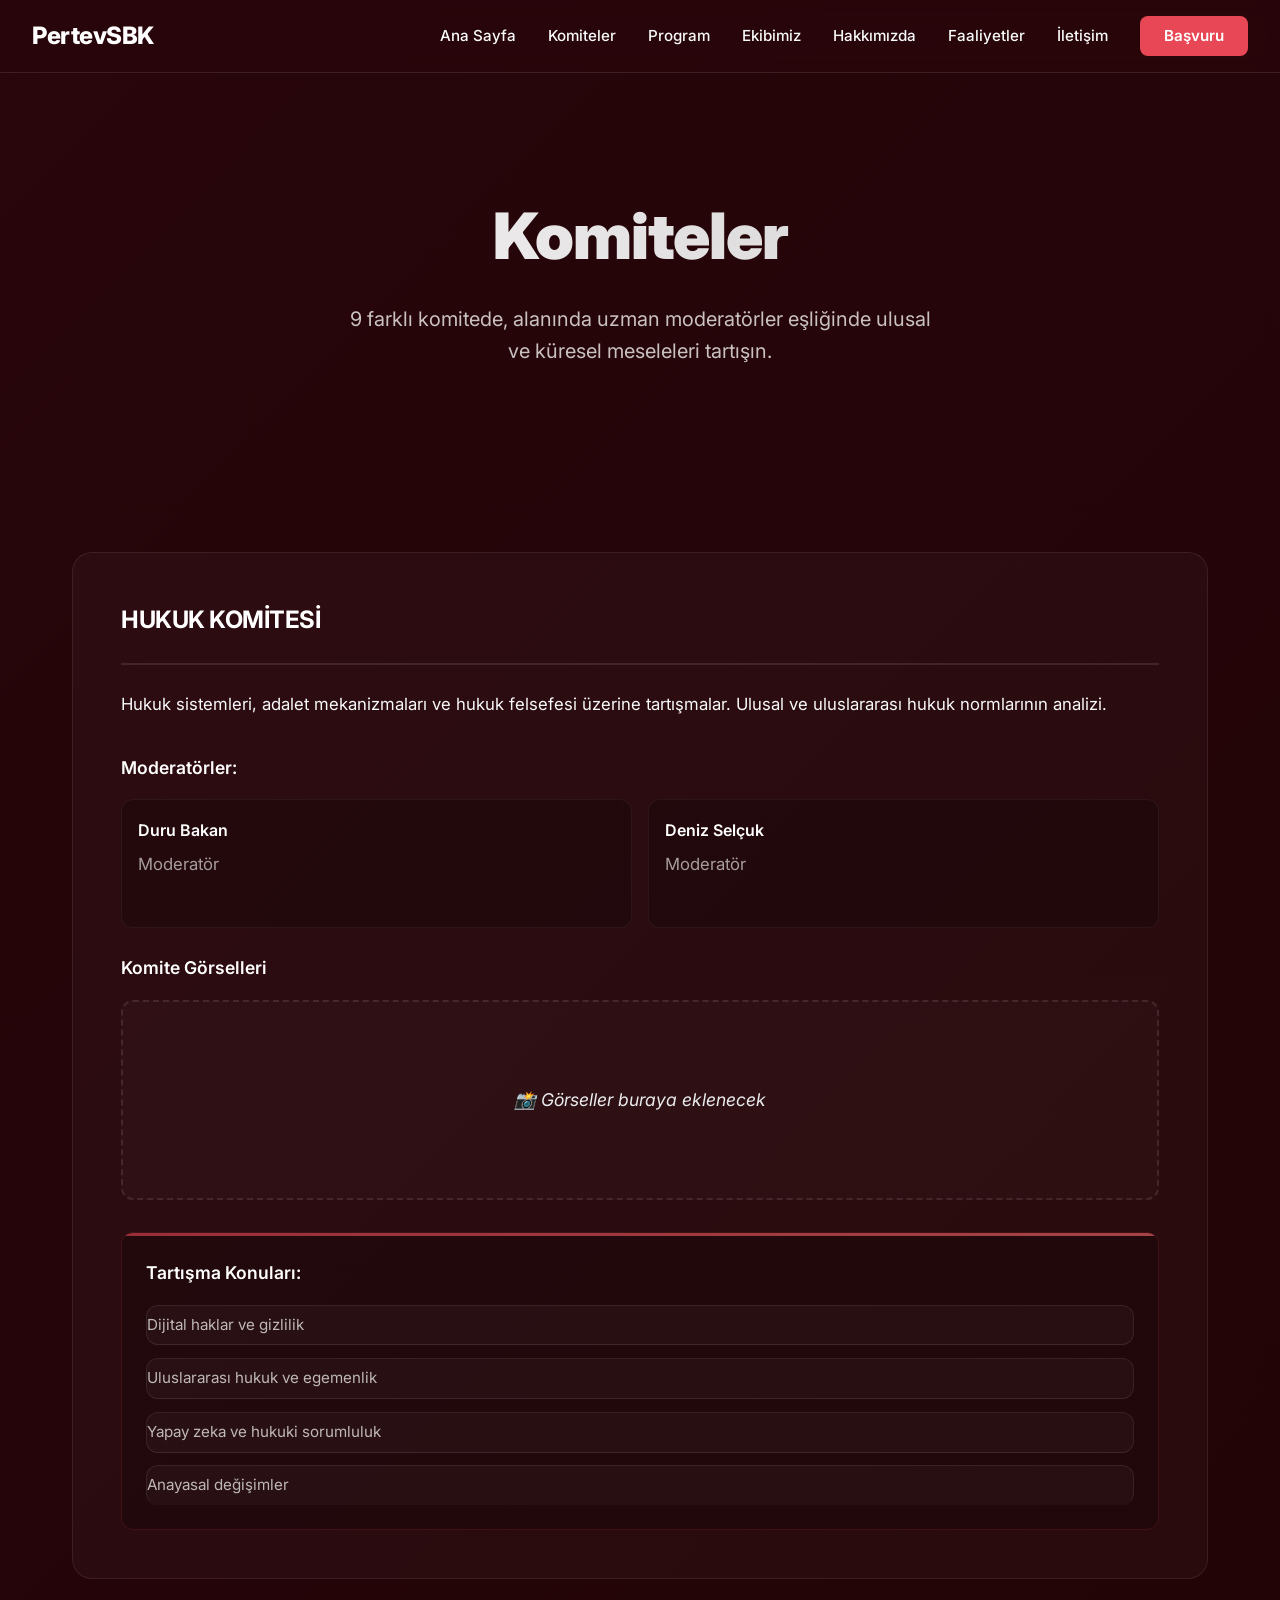
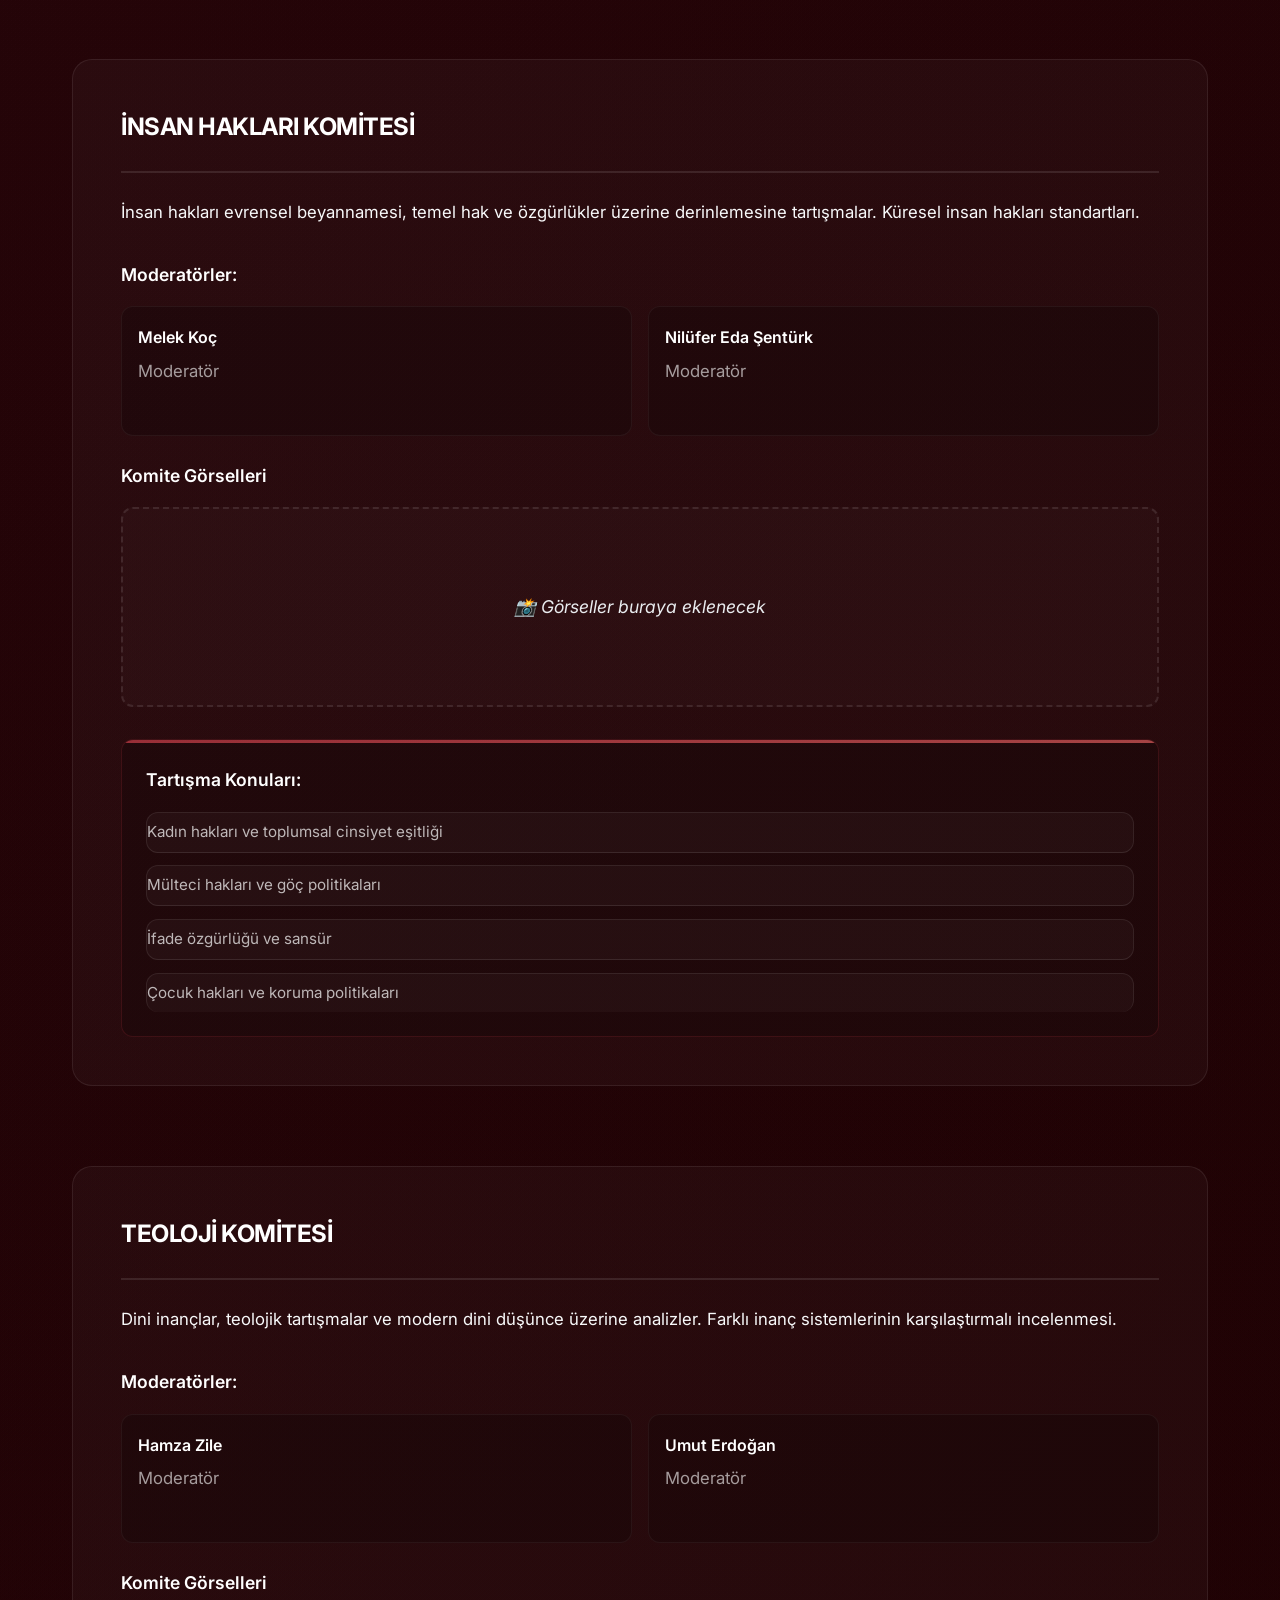
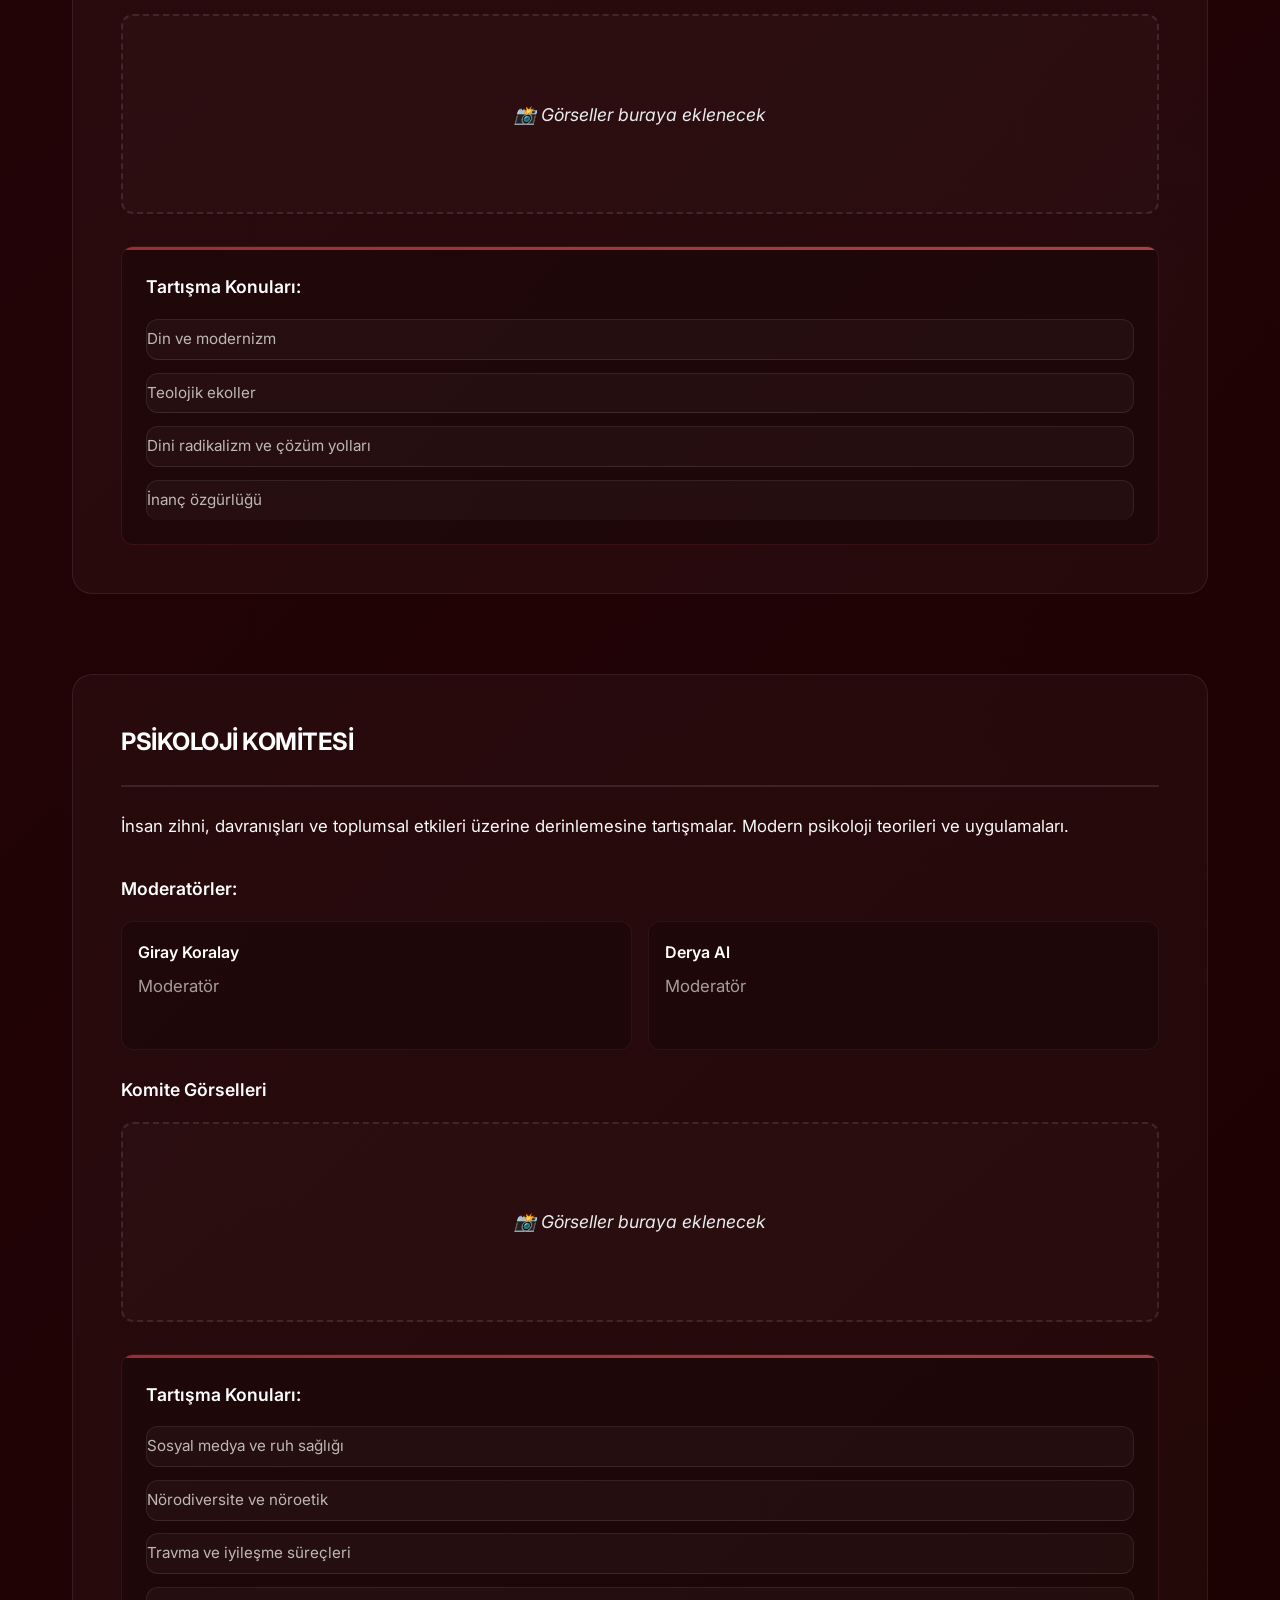
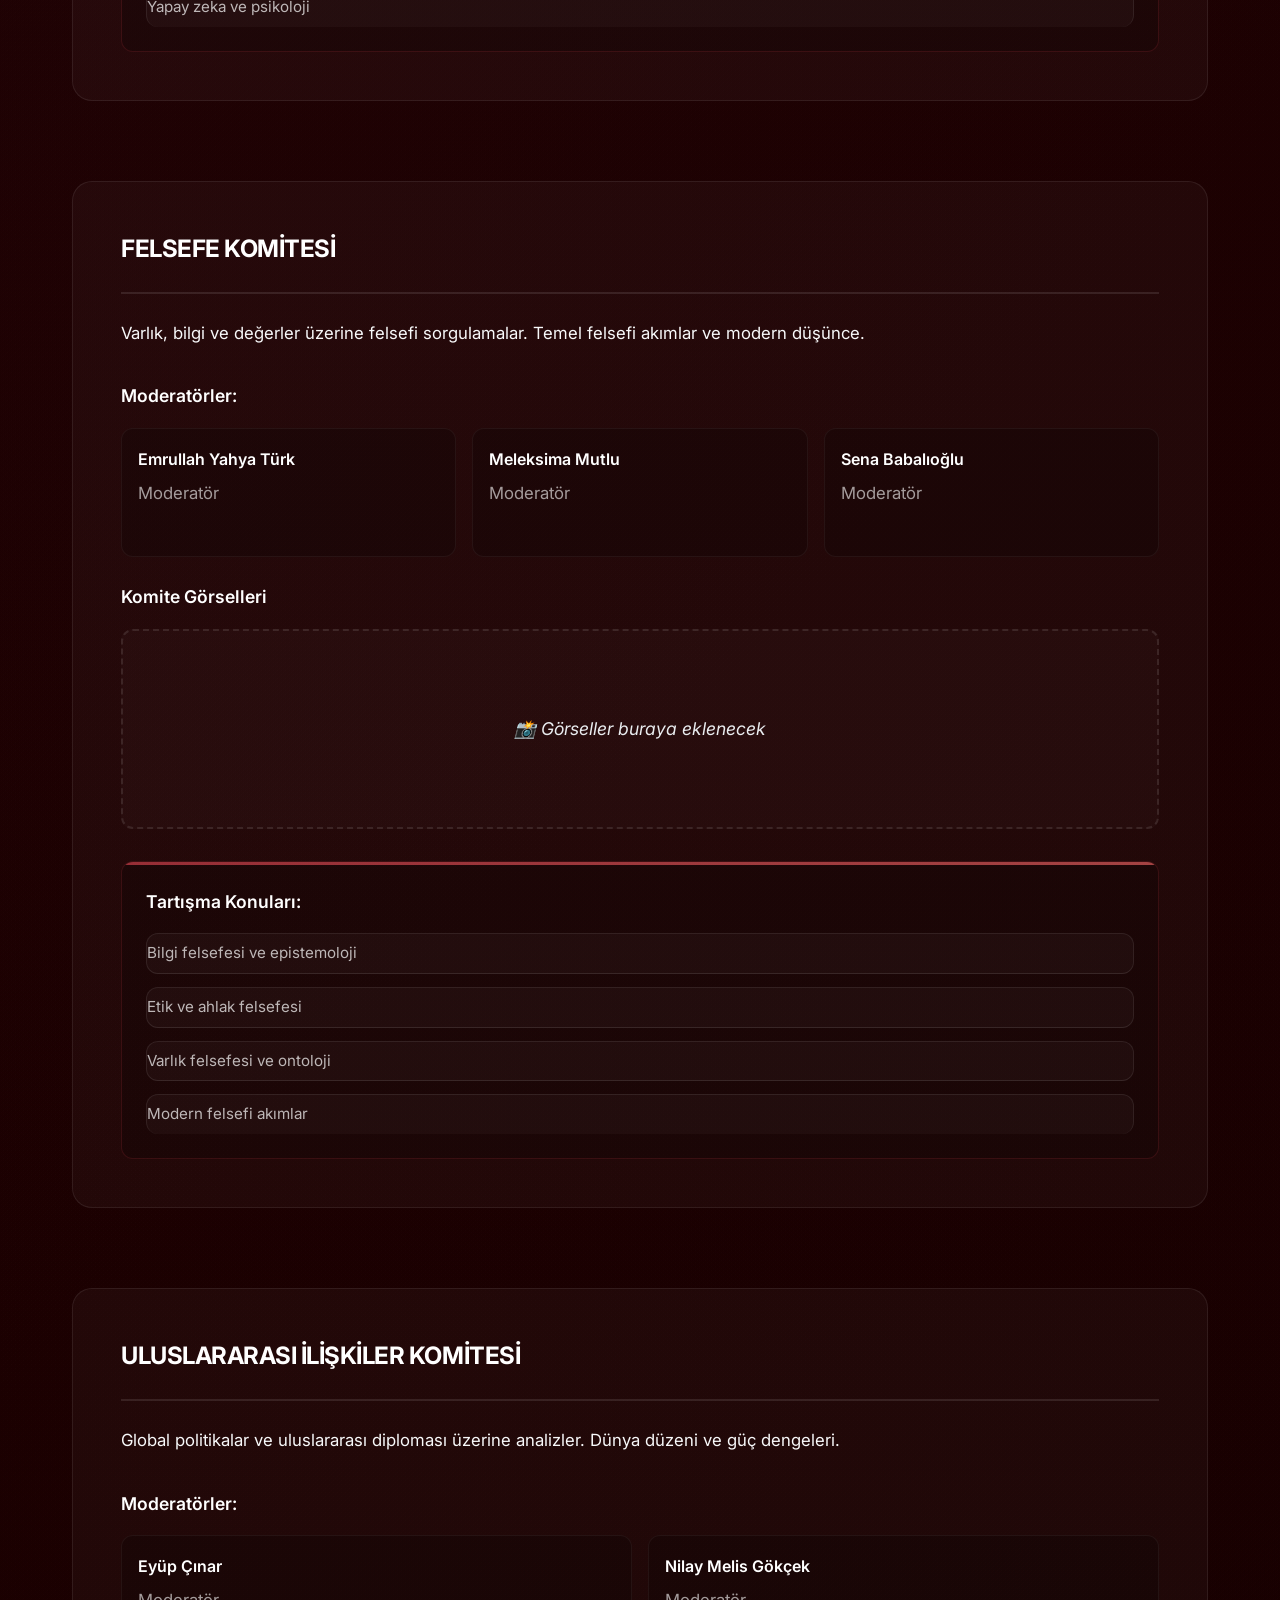
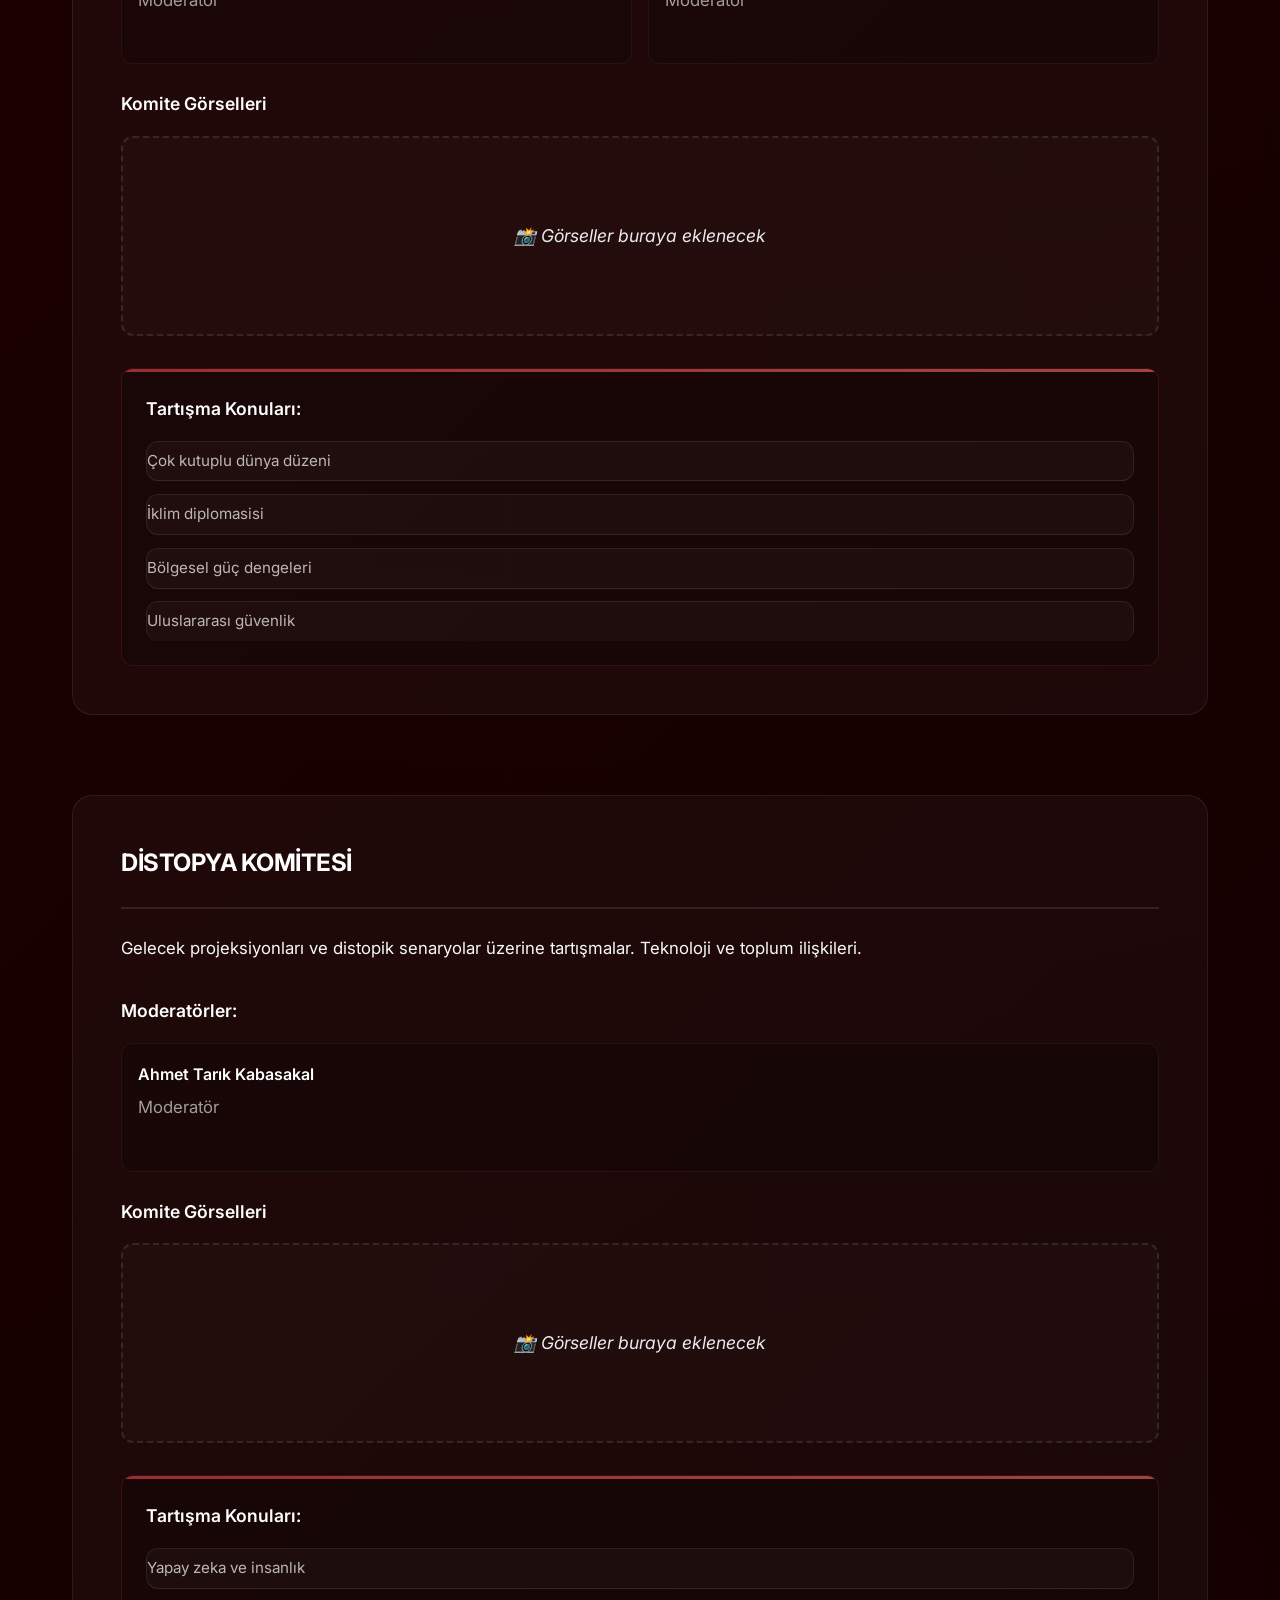
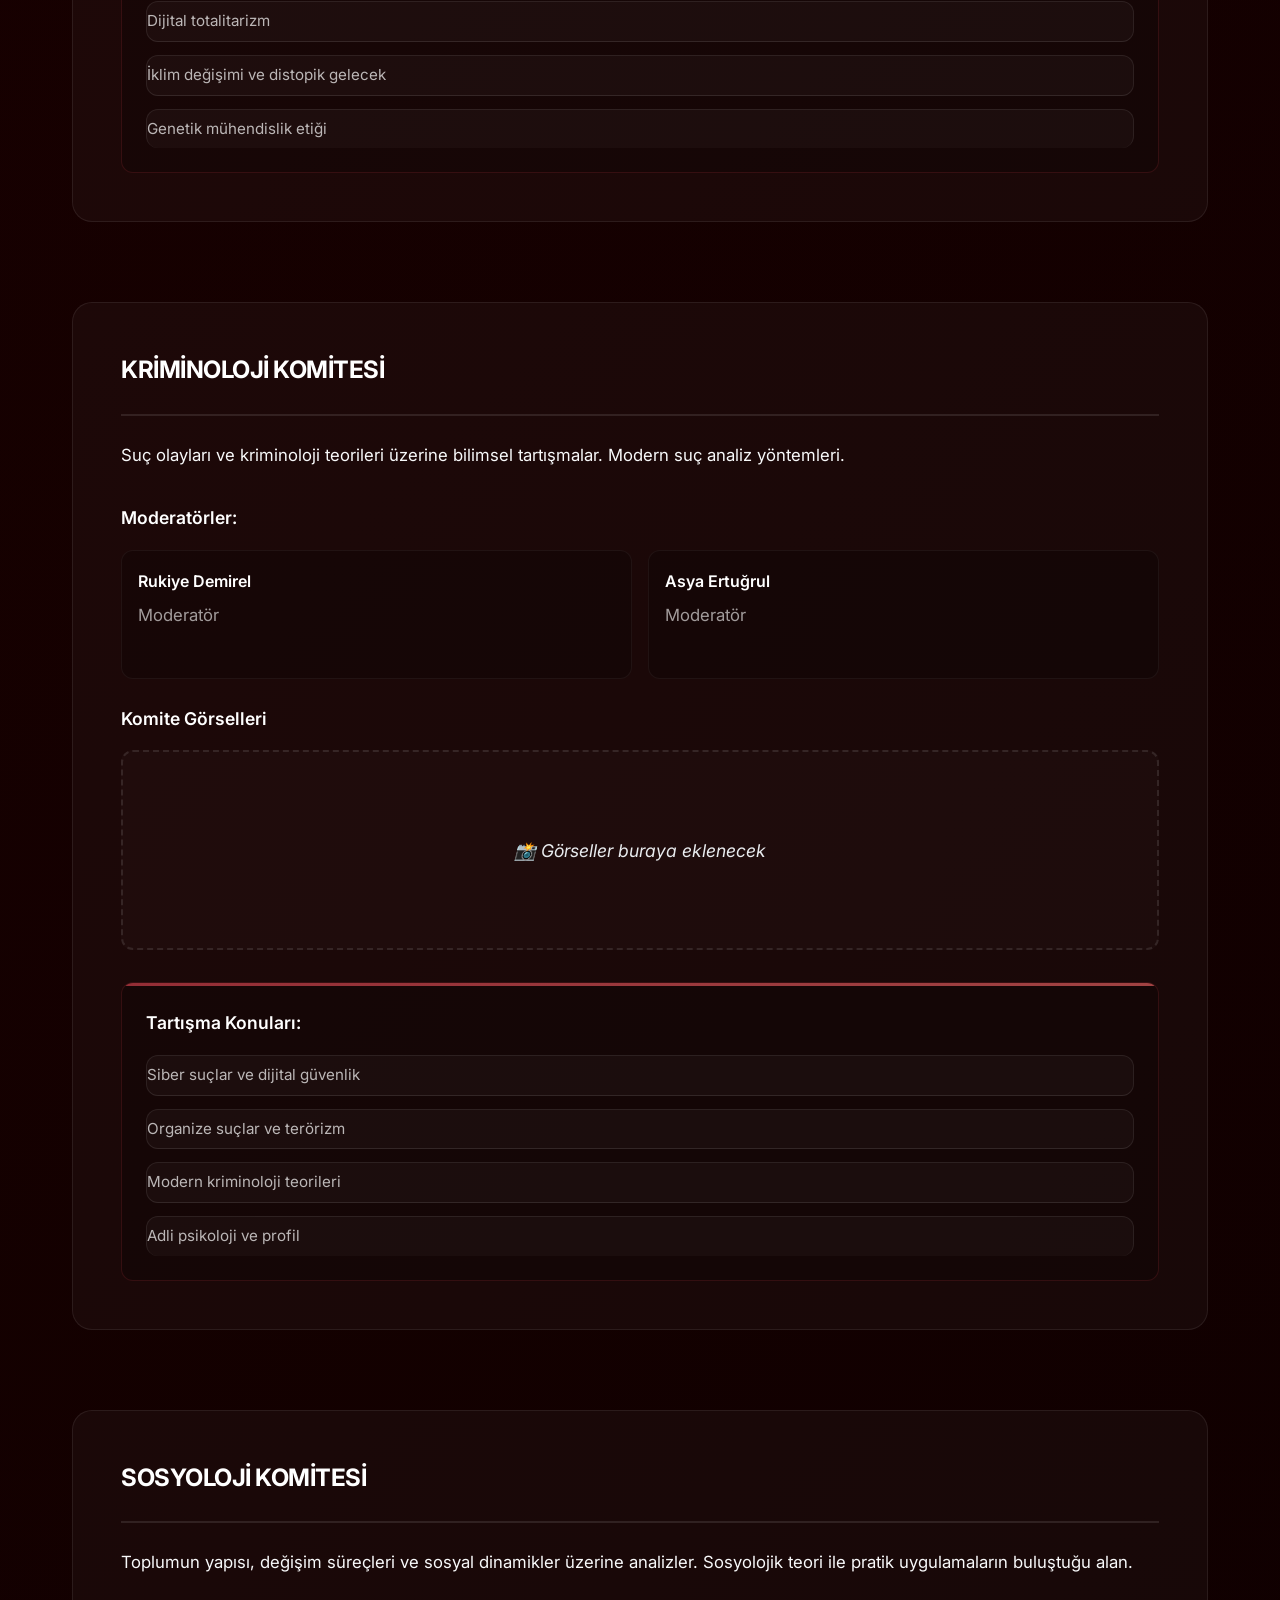
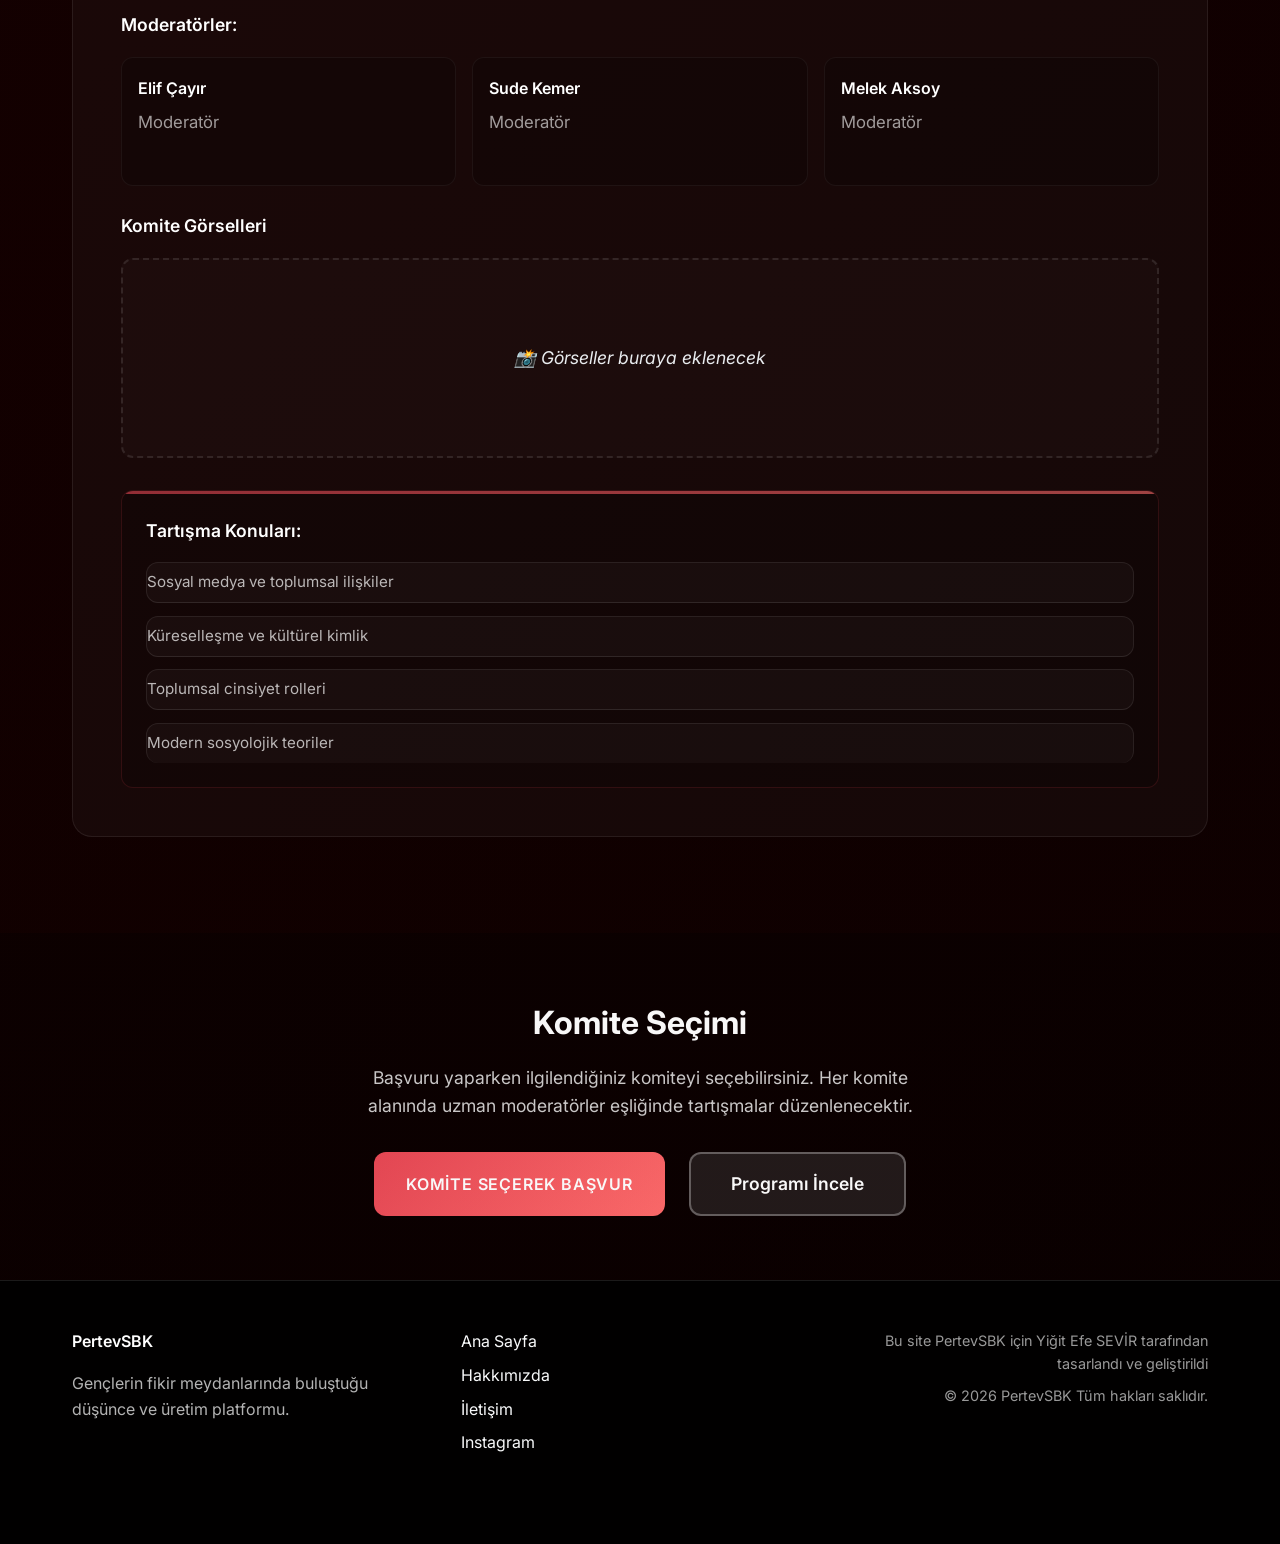
<file: komiteler.html>
<!DOCTYPE html>
<html lang="tr">
<head>
    <meta charset="UTF-8">
    <meta name="viewport" content="width=device-width, initial-scale=1.0">
    <title>Komiteler — PertevSBK</title>
    <link rel="icon" type="image/x-icon" href="favicon.ico">
    <link rel="preconnect" href="https://fonts.googleapis.com">
    <link rel="preconnect" href="https://fonts.gstatic.com" crossorigin>
    <link href="https://fonts.googleapis.com/css2?family=Inter:wght@300;400;500;600;700;800;900&display=swap" rel="stylesheet">
    <link rel="stylesheet" href="style.css">
</head>
<body>
    <header class="header">
        <nav class="nav">
            <a href="index.html" class="nav-logo">PertevSBK</a>
            <button class="menu-toggle" onclick="toggleMenu()">☰</button>
            <div class="nav-menu" id="navMenu">
                <a href="index.html" class="nav-link">Ana Sayfa</a>
                <a href="komiteler.html" class="nav-link">Komiteler</a>
                <a href="program.html" class="nav-link">Program</a>
                <a href="ekibimiz.html" class="nav-link">Ekibimiz</a>
                <a href="hakkimizda.html" class="nav-link">Hakkımızda</a>
                <a href="faaliyetlerimiz.html" class="nav-link">Faaliyetler</a>
                <a href="iletisim.html" class="nav-link">İletişim</a>
                <a href="basvuru.html" class="nav-link nav-cta">Başvuru</a>
            </div>
        </nav>
    </header>

    <main class="main">
        <section class="page-hero">
            <div class="container">
                <h1>Komiteler</h1>
                <p>9 farklı komitede, alanında uzman moderatörler eşliğinde ulusal ve küresel meseleleri tartışın.</p>
            </div>
        </section>

        <section class="committees-detail">
            <div class="container">
                <div class="committees-grid">
                    <div class="committee-detail">
                        <div class="committee-header">
                            <h2>HUKUK KOMİTESİ</h2>
                        </div>
                        <div class="committee-content">
                            <p>Hukuk sistemleri, adalet mekanizmaları ve hukuk felsefesi üzerine tartışmalar. Ulusal ve uluslararası hukuk normlarının analizi.</p>
                            <div class="committee-moderators">
                                <h3>Moderatörler:</h3>
                                <div class="moderators-list">
                                    <div class="moderator">
                                        <div class="moderator-info">
                                            <h4>Duru Bakan</h4>
                                            <p class="moderator-role">Moderatör</p>
                                        </div>
                                    </div>
                                    <div class="moderator">
                                        <div class="moderator-info">
                                            <h4>Deniz Selçuk</h4>
                                            <p class="moderator-role">Moderatör</p>
                                        </div>
                                    </div>
                                </div>
                            </div>
                            <div class="committee-visual">
                                <h3>Komite Görselleri</h3>
                                <div class="visual-placeholder">
                                    <p>📸 Görseller buraya eklenecek</p>
                                </div>
                            </div>
                            <div class="committee-topics">
                                <h3>Tartışma Konuları:</h3>
                                <ul>
                                    <li>Dijital haklar ve gizlilik</li>
                                    <li>Uluslararası hukuk ve egemenlik</li>
                                    <li>Yapay zeka ve hukuki sorumluluk</li>
                                    <li>Anayasal değişimler</li>
                                </ul>
                            </div>
                        </div>
                    </div>

                    <div class="committee-detail">
                        <div class="committee-header">
                            <h2>İNSAN HAKLARI KOMİTESİ</h2>
                        </div>
                        <div class="committee-content">
                            <p>İnsan hakları evrensel beyannamesi, temel hak ve özgürlükler üzerine derinlemesine tartışmalar. Küresel insan hakları standartları.</p>
                            <div class="committee-moderators">
                                <h3>Moderatörler:</h3>
                                <div class="moderators-list">
                                    <div class="moderator">
                                        <div class="moderator-info">
                                            <h4>Melek Koç</h4>
                                            <p class="moderator-role">Moderatör</p>
                                        </div>
                                    </div>
                                    <div class="moderator">
                                        <div class="moderator-info">
                                            <h4>Nilüfer Eda Şentürk</h4>
                                            <p class="moderator-role">Moderatör</p>
                                        </div>
                                    </div>
                                </div>
                            </div>
                            <div class="committee-visual">
                                <h3>Komite Görselleri</h3>
                                <div class="visual-placeholder">
                                    <p>📸 Görseller buraya eklenecek</p>
                                </div>
                            </div>
                            <div class="committee-topics">
                                <h3>Tartışma Konuları:</h3>
                                <ul>
                                    <li>Kadın hakları ve toplumsal cinsiyet eşitliği</li>
                                    <li>Mülteci hakları ve göç politikaları</li>
                                    <li>İfade özgürlüğü ve sansür</li>
                                    <li>Çocuk hakları ve koruma politikaları</li>
                                </ul>
                            </div>
                        </div>
                    </div>

                    <div class="committee-detail">
                        <div class="committee-header">
                            <h2>TEOLOJİ KOMİTESİ</h2>
                        </div>
                        <div class="committee-content">
                            <p>Dini inançlar, teolojik tartışmalar ve modern dini düşünce üzerine analizler. Farklı inanç sistemlerinin karşılaştırmalı incelenmesi.</p>
                            <div class="committee-moderators">
                                <h3>Moderatörler:</h3>
                                <div class="moderators-list">
                                    <div class="moderator">
                                        <div class="moderator-info">
                                            <h4>Hamza Zile</h4>
                                            <p class="moderator-role">Moderatör</p>
                                        </div>
                                    </div>
                                    <div class="moderator">
                                        <div class="moderator-info">
                                            <h4>Umut Erdoğan</h4>
                                            <p class="moderator-role">Moderatör</p>
                                        </div>
                                    </div>
                                </div>
                            </div>
                            <div class="committee-visual">
                                <h3>Komite Görselleri</h3>
                                <div class="visual-placeholder">
                                    <p>📸 Görseller buraya eklenecek</p>
                                </div>
                            </div>
                            <div class="committee-topics">
                                <h3>Tartışma Konuları:</h3>
                                <ul>
                                    <li>Din ve modernizm</li>
                                    <li>Teolojik ekoller</li>
                                    <li>Dini radikalizm ve çözüm yolları</li>
                                    <li>İnanç özgürlüğü</li>
                                </ul>
                            </div>
                        </div>
                    </div>

                    <div class="committee-detail">
                        <div class="committee-header">
                            <h2>PSİKOLOJİ KOMİTESİ</h2>
                        </div>
                        <div class="committee-content">
                            <p>İnsan zihni, davranışları ve toplumsal etkileri üzerine derinlemesine tartışmalar. Modern psikoloji teorileri ve uygulamaları.</p>
                            <div class="committee-moderators">
                                <h3>Moderatörler:</h3>
                                <div class="moderators-list">
                                    <div class="moderator">
                                        <div class="moderator-info">
                                            <h4>Giray Koralay</h4>
                                            <p class="moderator-role">Moderatör</p>
                                        </div>
                                    </div>
                                    <div class="moderator">
                                        <div class="moderator-info">
                                            <h4>Derya Al</h4>
                                            <p class="moderator-role">Moderatör</p>
                                        </div>
                                    </div>
                                </div>
                            </div>
                            <div class="committee-visual">
                                <h3>Komite Görselleri</h3>
                                <div class="visual-placeholder">
                                    <p>📸 Görseller buraya eklenecek</p>
                                </div>
                            </div>
                            <div class="committee-topics">
                                <h3>Tartışma Konuları:</h3>
                                <ul>
                                    <li>Sosyal medya ve ruh sağlığı</li>
                                    <li>Nörodiversite ve nöroetik</li>
                                    <li>Travma ve iyileşme süreçleri</li>
                                    <li>Yapay zeka ve psikoloji</li>
                                </ul>
                            </div>
                        </div>
                    </div>

                    <div class="committee-detail">
                        <div class="committee-header">
                            <h2>FELSEFE KOMİTESİ</h2>
                        </div>
                        <div class="committee-content">
                            <p>Varlık, bilgi ve değerler üzerine felsefi sorgulamalar. Temel felsefi akımlar ve modern düşünce.</p>
                            <div class="committee-moderators">
                                <h3>Moderatörler:</h3>
                                <div class="moderators-list">
                                    <div class="moderator">
                                        <div class="moderator-info">
                                            <h4>Emrullah Yahya Türk</h4>
                                            <p class="moderator-role">Moderatör</p>
                                        </div>
                                    </div>
                                    <div class="moderator">
                                        <div class="moderator-info">
                                            <h4>Meleksima Mutlu</h4>
                                            <p class="moderator-role">Moderatör</p>
                                        </div>
                                    </div>
                                    <div class="moderator">
                                        <div class="moderator-info">
                                            <h4>Sena Babalıoğlu</h4>
                                            <p class="moderator-role">Moderatör</p>
                                        </div>
                                    </div>
                                </div>
                            </div>
                            <div class="committee-visual">
                                <h3>Komite Görselleri</h3>
                                <div class="visual-placeholder">
                                    <p>📸 Görseller buraya eklenecek</p>
                                </div>
                            </div>
                            <div class="committee-topics">
                                <h3>Tartışma Konuları:</h3>
                                <ul>
                                    <li>Bilgi felsefesi ve epistemoloji</li>
                                    <li>Etik ve ahlak felsefesi</li>
                                    <li>Varlık felsefesi ve ontoloji</li>
                                    <li>Modern felsefi akımlar</li>
                                </ul>
                            </div>
                        </div>
                    </div>

                    <div class="committee-detail">
                        <div class="committee-header">
                            <h2>ULUSLARARASI İLİŞKİLER KOMİTESİ</h2>
                        </div>
                        <div class="committee-content">
                            <p>Global politikalar ve uluslararası diploması üzerine analizler. Dünya düzeni ve güç dengeleri.</p>
                            <div class="committee-moderators">
                                <h3>Moderatörler:</h3>
                                <div class="moderators-list">
                                    <div class="moderator">
                                        <div class="moderator-info">
                                            <h4>Eyüp Çınar</h4>
                                            <p class="moderator-role">Moderatör</p>
                                        </div>
                                    </div>
                                    <div class="moderator">
                                        <div class="moderator-info">
                                            <h4>Nilay Melis Gökçek</h4>
                                            <p class="moderator-role">Moderatör</p>
                                        </div>
                                    </div>
                                </div>
                            </div>
                            <div class="committee-visual">
                                <h3>Komite Görselleri</h3>
                                <div class="visual-placeholder">
                                    <p>📸 Görseller buraya eklenecek</p>
                                </div>
                            </div>
                            <div class="committee-topics">
                                <h3>Tartışma Konuları:</h3>
                                <ul>
                                    <li>Çok kutuplu dünya düzeni</li>
                                    <li>İklim diplomasisi</li>
                                    <li>Bölgesel güç dengeleri</li>
                                    <li>Uluslararası güvenlik</li>
                                </ul>
                            </div>
                        </div>
                    </div>

                    <div class="committee-detail">
                        <div class="committee-header">
                            <h2>DİSTOPYA KOMİTESİ</h2>
                        </div>
                        <div class="committee-content">
                            <p>Gelecek projeksiyonları ve distopik senaryolar üzerine tartışmalar. Teknoloji ve toplum ilişkileri.</p>
                            <div class="committee-moderators">
                                <h3>Moderatörler:</h3>
                                <div class="moderators-list">
                                    <div class="moderator">
                                        <div class="moderator-info">
                                            <h4>Ahmet Tarık Kabasakal</h4>
                                            <p class="moderator-role">Moderatör</p>
                                        </div>
                                    </div>
                                </div>
                            </div>
                            <div class="committee-visual">
                                <h3>Komite Görselleri</h3>
                                <div class="visual-placeholder">
                                    <p>📸 Görseller buraya eklenecek</p>
                                </div>
                            </div>
                            <div class="committee-topics">
                                <h3>Tartışma Konuları:</h3>
                                <ul>
                                    <li>Yapay zeka ve insanlık</li>
                                    <li>Dijital totalitarizm</li>
                                    <li>İklim değişimi ve distopik gelecek</li>
                                    <li>Genetik mühendislik etiği</li>
                                </ul>
                            </div>
                        </div>
                    </div>

                    <div class="committee-detail">
                        <div class="committee-header">
                            <h2>KRİMİNOLOJİ KOMİTESİ</h2>
                        </div>
                        <div class="committee-content">
                            <p>Suç olayları ve kriminoloji teorileri üzerine bilimsel tartışmalar. Modern suç analiz yöntemleri.</p>
                            <div class="committee-moderators">
                                <h3>Moderatörler:</h3>
                                <div class="moderators-list">
                                    <div class="moderator">
                                        <div class="moderator-info">
                                            <h4>Rukiye Demirel</h4>
                                            <p class="moderator-role">Moderatör</p>
                                        </div>
                                    </div>
                                    <div class="moderator">
                                        <div class="moderator-info">
                                            <h4>Asya Ertuğrul</h4>
                                            <p class="moderator-role">Moderatör</p>
                                        </div>
                                    </div>
                                </div>
                            </div>
                            <div class="committee-visual">
                                <h3>Komite Görselleri</h3>
                                <div class="visual-placeholder">
                                    <p>📸 Görseller buraya eklenecek</p>
                                </div>
                            </div>
                            <div class="committee-topics">
                                <h3>Tartışma Konuları:</h3>
                                <ul>
                                    <li>Siber suçlar ve dijital güvenlik</li>
                                    <li>Organize suçlar ve terörizm</li>
                                    <li>Modern kriminoloji teorileri</li>
                                    <li>Adli psikoloji ve profil</li>
                                </ul>
                            </div>
                        </div>
                    </div>

                    <div class="committee-detail">
                        <div class="committee-header">
                            <h2>SOSYOLOJİ KOMİTESİ</h2>
                        </div>
                        <div class="committee-content">
                            <p>Toplumun yapısı, değişim süreçleri ve sosyal dinamikler üzerine analizler. Sosyolojik teori ile pratik uygulamaların buluştuğu alan.</p>
                            <div class="committee-moderators">
                                <h3>Moderatörler:</h3>
                                <div class="moderators-list">
                                    <div class="moderator">
                                        <div class="moderator-info">
                                            <h4>Elif Çayır</h4>
                                            <p class="moderator-role">Moderatör</p>
                                        </div>
                                    </div>
                                    <div class="moderator">
                                        <div class="moderator-info">
                                            <h4>Sude Kemer</h4>
                                            <p class="moderator-role">Moderatör</p>
                                        </div>
                                    </div>
                                    <div class="moderator">
                                        <div class="moderator-info">
                                            <h4>Melek Aksoy</h4>
                                            <p class="moderator-role">Moderatör</p>
                                        </div>
                                    </div>
                                </div>
                            </div>
                            <div class="committee-visual">
                                <h3>Komite Görselleri</h3>
                                <div class="visual-placeholder">
                                    <p>📸 Görseller buraya eklenecek</p>
                                </div>
                            </div>
                            <div class="committee-topics">
                                <h3>Tartışma Konuları:</h3>
                                <ul>
                                    <li>Sosyal medya ve toplumsal ilişkiler</li>
                                    <li>Küreselleşme ve kültürel kimlik</li>
                                    <li>Toplumsal cinsiyet rolleri</li>
                                    <li>Modern sosyolojik teoriler</li>
                                </ul>
                            </div>
                        </div>
                    </div>
                </div>
            </div>
        </section>

        <section class="cta-section">
            <div class="container">
                <h2>Komite Seçimi</h2>
                <p>Başvuru yaparken ilgilendiğiniz komiteyi seçebilirsiniz. Her komite alanında uzman moderatörler eşliğinde tartışmalar düzenlenecektir.</p>
                <div class="cta-buttons">
                    <a href="basvuru.html" class="btn btn-primary">Komite Seçerek Başvur</a>
                    <a href="program.html" class="btn btn-secondary">Programı İncele</a>
                </div>
            </div>
        </section>
    </main>

    <footer class="footer">
        <div class="container">
            <div class="footer-content">
                <div class="footer-info">
                    <h4>PertevSBK</h4>
                    <p>Gençlerin fikir meydanlarında buluştuğu düşünce ve üretim platformu.</p>
                </div>
                <div class="footer-links">
                    <a href="index.html">Ana Sayfa</a>
                    <a href="hakkimizda.html">Hakkımızda</a>
                    <a href="iletisim.html">İletişim</a>
                    <a href="https://www.instagram.com/pertevsbk/" target="_blank">Instagram</a>
                </div>
                <div class="footer-credits">
                    <p>Bu site <span>PertevSBK için Yiğit Efe SEVİR</span> tarafından tasarlandı ve geliştirildi</p>
                    <p>© 2026 PertevSBK Tüm hakları saklıdır.</p>
                </div>
            </div>
        </div>
    </footer>
    
    <script>
        // Mobil menü toggle
        function toggleMenu() {
            const navMenu = document.getElementById('navMenu');
            navMenu.classList.toggle('active');
        }
        
        // Menü linklerine tıklandığında menüyü kapat
        document.querySelectorAll('.nav-link').forEach(link => {
            link.addEventListener('click', () => {
                const navMenu = document.getElementById('navMenu');
                navMenu.classList.remove('active');
            });
        });
    </script>
</body>
</html>
</file>
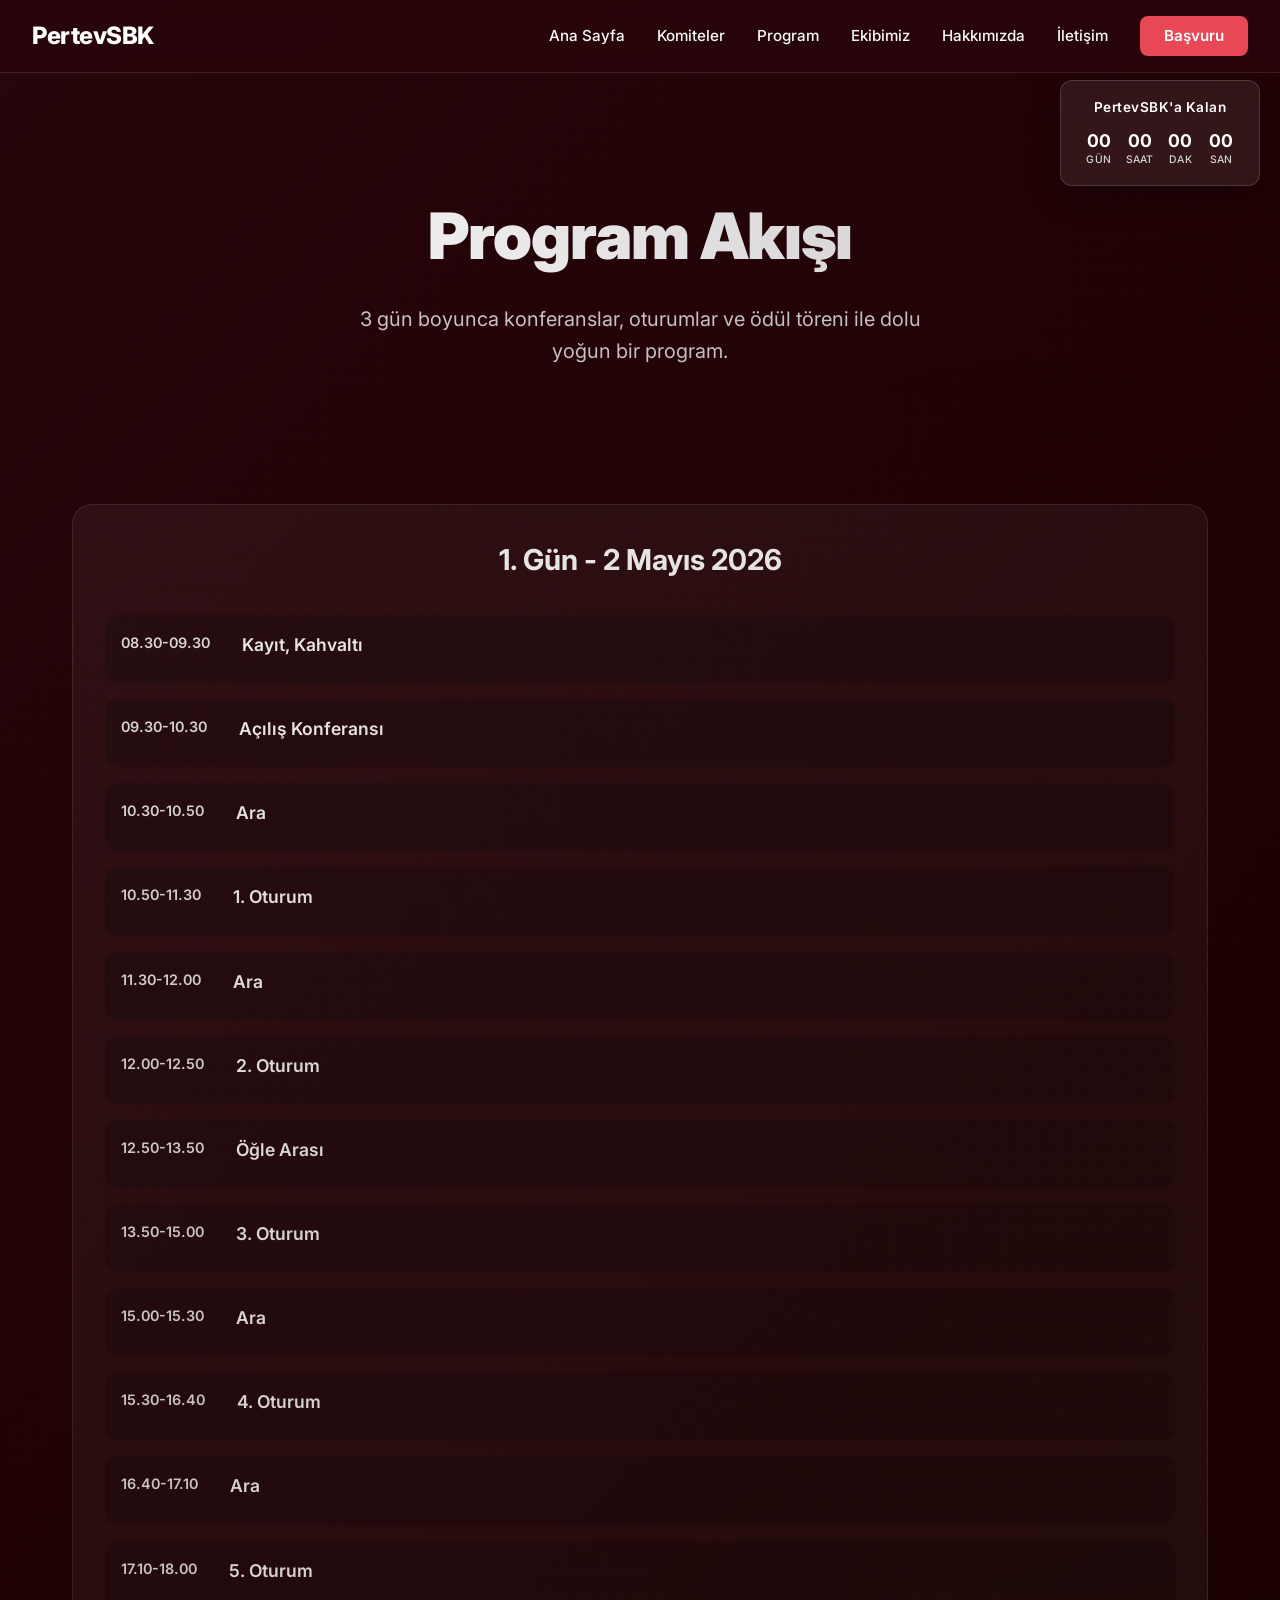
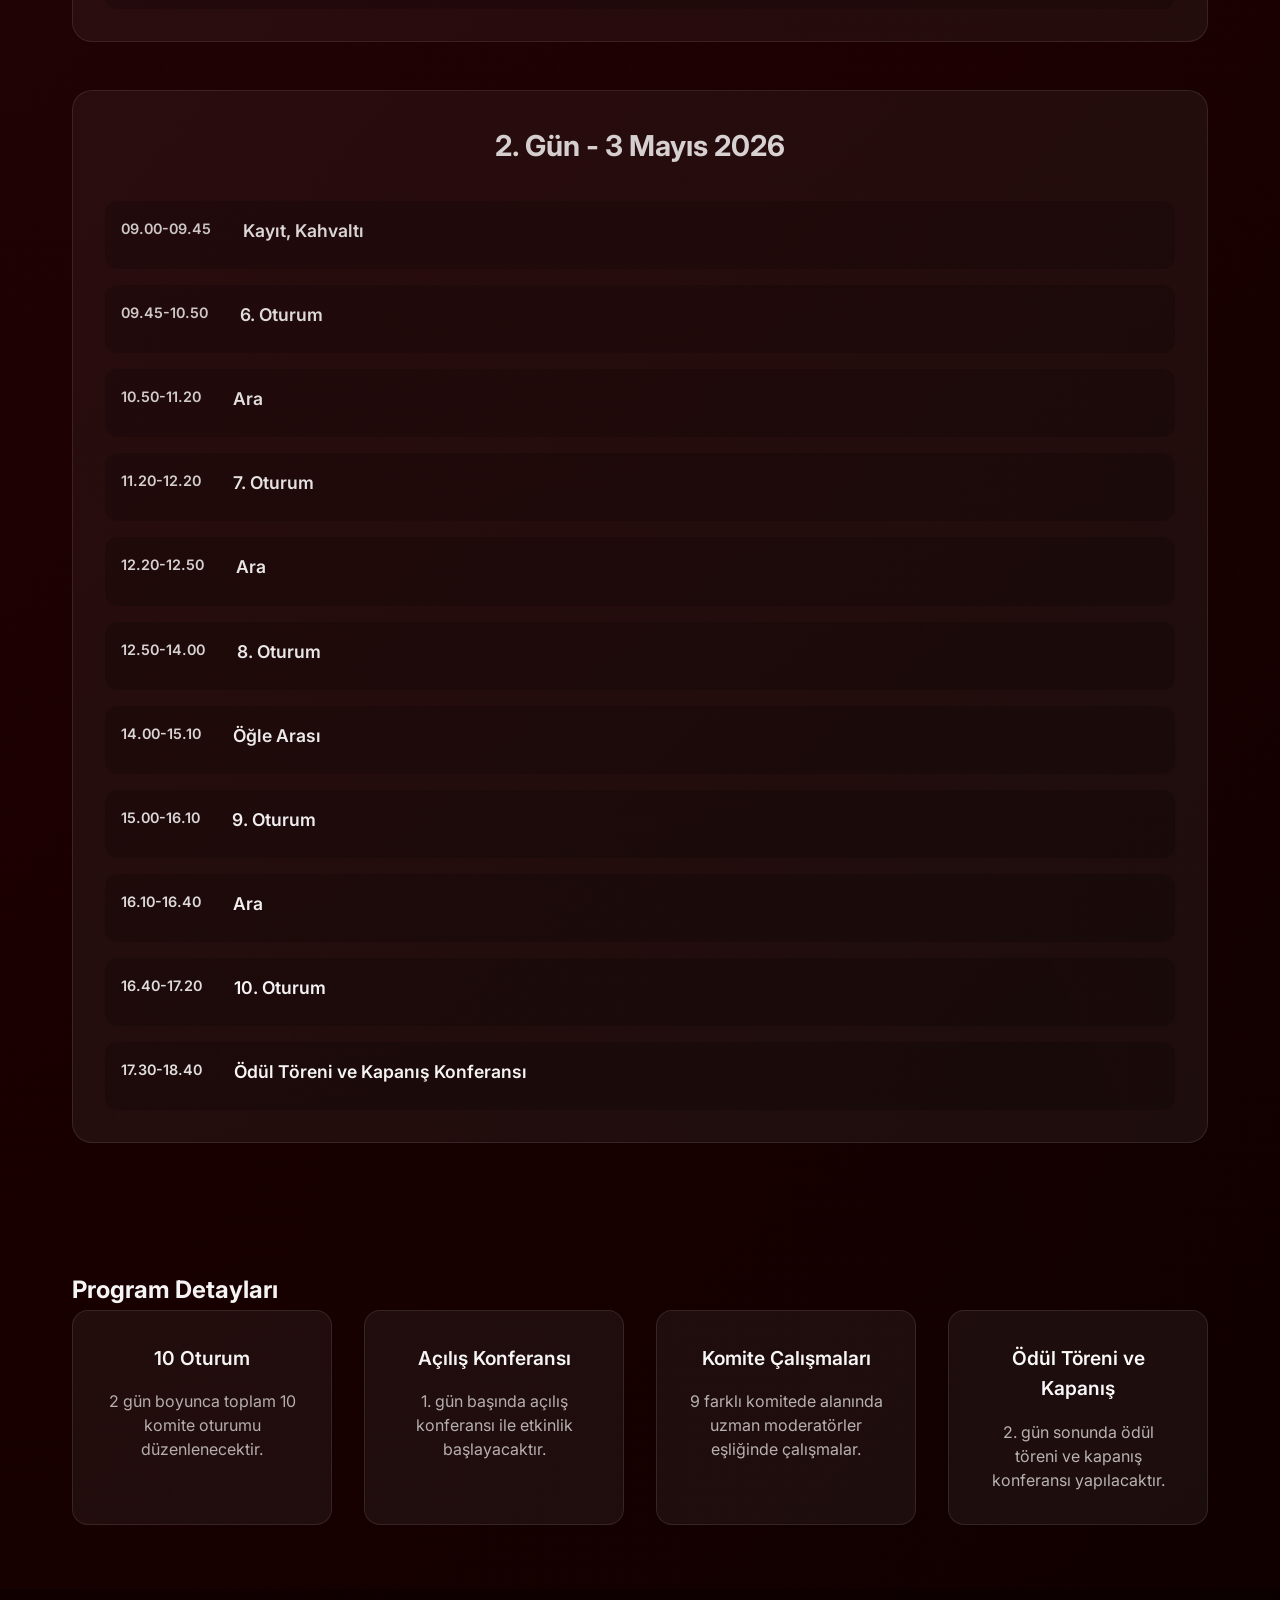
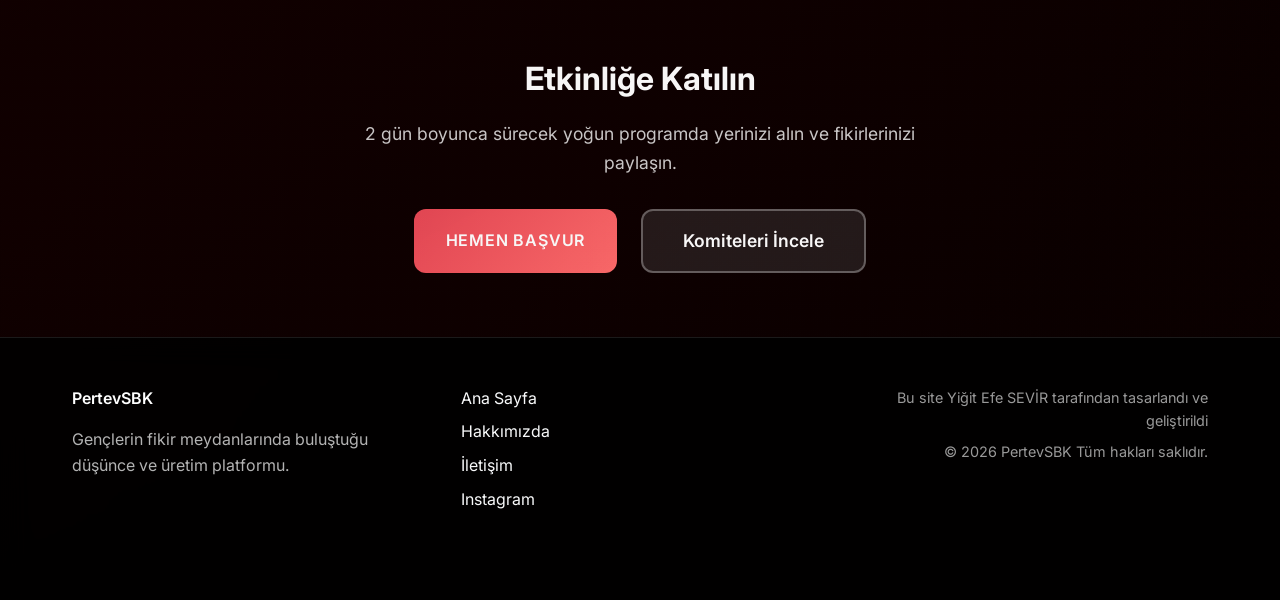
<file: program.html>
<!DOCTYPE html>
<html lang="tr">
<head>
    <meta charset="UTF-8">
    <meta name="viewport" content="width=device-width, initial-scale=1.0">
    <meta name="description" content="PertevSBK 2026 Program Akışı - 2-3 Mayıs tarihlerinde gerçekleşecek etkinliklerin detaylı programı. Oturumlar, atölyeler ve özel etkinlikler.">
    <meta name="keywords" content="PertevSBK, program, etkinlik takvimi, oturumlar, atölyeler, 2026">
    <meta name="author" content="PertevSBK">
    <title>Program Akışı — PertevSBK</title>
    <link rel="icon" type="image/x-icon" href="favicon.ico">
    <link rel="preconnect" href="https://fonts.googleapis.com">
    <link rel="preconnect" href="https://fonts.gstatic.com" crossorigin>
    <link href="https://fonts.googleapis.com/css2?family=Inter:wght@300;400;500;600;700;800;900&display=swap" rel="stylesheet">
    <link rel="stylesheet" href="style.css">
</head>
<body>
    <header class="header">
        <nav class="nav">
            <a href="https://pertevsbk.com/" target="_blank" class="nav-logo">PertevSBK</a>
            <button class="menu-toggle" onclick="toggleMenu()">☰</button>
            <div class="nav-menu" id="navMenu">
                <a href="index.html" class="nav-link">Ana Sayfa</a>
                <a href="komiteler/komiteler.html" class="nav-link">Komiteler</a>
                <a href="program.html" class="nav-link">Program</a>
                <a href="ekibimiz/ekibimiz.html" class="nav-link">Ekibimiz</a>
                <a href="hakkimizda.html" class="nav-link">Hakkımızda</a>
                <a href="iletisim.html" class="nav-link">İletişim</a>
                <a href="basvuru.html" class="nav-link nav-cta">Başvuru</a>
            </div>
        </nav>
    </header>

    
    <div class="mini-countdown" id="miniCountdown">
        <h4>PertevSBK'a Kalan</h4>
        <div class="mini-countdown-timer">
            <div class="mini-countdown-item">
                <span class="mini-countdown-number" id="miniDays">00</span>
                <span class="mini-countdown-label">GÜN</span>
            </div>
            <div class="mini-countdown-item">
                <span class="mini-countdown-number" id="miniHours">00</span>
                <span class="mini-countdown-label">SAAT</span>
            </div>
            <div class="mini-countdown-item">
                <span class="mini-countdown-number" id="miniMinutes">00</span>
                <span class="mini-countdown-label">DAK</span>
            </div>
            <div class="mini-countdown-item">
                <span class="mini-countdown-number" id="miniSeconds">00</span>
                <span class="mini-countdown-label">SAN</span>
            </div>
        </div>
    </div>

    <main class="main">
        <section class="page-hero">
            <div class="container">
                <h1>Program Akışı</h1>
                <p>3 gün boyunca konferanslar, oturumlar ve ödül töreni ile dolu yoğun bir program.</p>
            </div>
        </section>

        <section class="program-detail">
            <div class="container">
                <div class="program-days">
                    <div class="day-program">
                        <h2>1. Gün - 2 Mayıs 2026</h2>
                        <div class="program-timeline">
                            <div class="timeline-item">
                                <div class="time">08.30-09.30</div>
                                <div class="event">
                                    <h3>Kayıt, Kahvaltı</h3>
                                </div>
                            </div>
                            <div class="timeline-item">
                                <div class="time">09.30-10.30</div>
                                <div class="event">
                                    <h3>Açılış Konferansı</h3>
                                </div>
                            </div>
                            <div class="timeline-item">
                                <div class="time">10.30-10.50</div>
                                <div class="event">
                                    <h3>Ara</h3>
                                </div>
                            </div>
                            <div class="timeline-item">
                                <div class="time">10.50-11.30</div>
                                <div class="event">
                                    <h3>1. Oturum</h3>
                                </div>
                            </div>
                            <div class="timeline-item">
                                <div class="time">11.30-12.00</div>
                                <div class="event">
                                    <h3>Ara</h3>
                                </div>
                            </div>
                            <div class="timeline-item">
                                <div class="time">12.00-12.50</div>
                                <div class="event">
                                    <h3>2. Oturum</h3>
                                </div>
                            </div>
                            <div class="timeline-item">
                                <div class="time">12.50-13.50</div>
                                <div class="event">
                                    <h3>Öğle Arası</h3>
                                </div>
                            </div>
                            <div class="timeline-item">
                                <div class="time">13.50-15.00</div>
                                <div class="event">
                                    <h3>3. Oturum</h3>
                                </div>
                            </div>
                            <div class="timeline-item">
                                <div class="time">15.00-15.30</div>
                                <div class="event">
                                    <h3>Ara</h3>
                                </div>
                            </div>
                            <div class="timeline-item">
                                <div class="time">15.30-16.40</div>
                                <div class="event">
                                    <h3>4. Oturum</h3>
                                </div>
                            </div>
                            <div class="timeline-item">
                                <div class="time">16.40-17.10</div>
                                <div class="event">
                                    <h3>Ara</h3>
                                </div>
                            </div>
                            <div class="timeline-item">
                                <div class="time">17.10-18.00</div>
                                <div class="event">
                                    <h3>5. Oturum</h3>
                                </div>
                            </div>
                        </div>
                    </div>

                    <div class="day-program">
                        <h2>2. Gün - 3 Mayıs 2026</h2>
                        <div class="program-timeline">
                            <div class="timeline-item">
                                <div class="time">09.00-09.45</div>
                                <div class="event">
                                    <h3>Kayıt, Kahvaltı</h3>
                                </div>
                            </div>
                            <div class="timeline-item">
                                <div class="time">09.45-10.50</div>
                                <div class="event">
                                    <h3>6. Oturum</h3>
                                </div>
                            </div>
                            <div class="timeline-item">
                                <div class="time">10.50-11.20</div>
                                <div class="event">
                                    <h3>Ara</h3>
                                </div>
                            </div>
                            <div class="timeline-item">
                                <div class="time">11.20-12.20</div>
                                <div class="event">
                                    <h3>7. Oturum</h3>
                                </div>
                            </div>
                            <div class="timeline-item">
                                <div class="time">12.20-12.50</div>
                                <div class="event">
                                    <h3>Ara</h3>
                                </div>
                            </div>
                            <div class="timeline-item">
                                <div class="time">12.50-14.00</div>
                                <div class="event">
                                    <h3>8. Oturum</h3>
                                </div>
                            </div>
                            <div class="timeline-item">
                                <div class="time">14.00-15.10</div>
                                <div class="event">
                                    <h3>Öğle Arası</h3>
                                </div>
                            </div>
                            <div class="timeline-item">
                                <div class="time">15.00-16.10</div>
                                <div class="event">
                                    <h3>9. Oturum</h3>
                                </div>
                            </div>
                            <div class="timeline-item">
                                <div class="time">16.10-16.40</div>
                                <div class="event">
                                    <h3>Ara</h3>
                                </div>
                            </div>
                            <div class="timeline-item">
                                <div class="time">16.40-17.20</div>
                                <div class="event">
                                    <h3>10. Oturum</h3>
                                </div>
                            </div>
                            <div class="timeline-item">
                                <div class="time">17.30-18.40</div>
                                <div class="event">
                                    <h3>Ödül Töreni ve Kapanış Konferansı</h3>
                                </div>
                            </div>
                        </div>
                    </div>
                </div>
            </div>
        </section>

        <section class="program-info">
            <div class="container">
                <h2>Program Detayları</h2>
                <div class="info-grid">
                    <div class="info-card">
                        <h3>10 Oturum</h3>
                        <p>2 gün boyunca toplam 10 komite oturumu düzenlenecektir.</p>
                    </div>
                    <div class="info-card">
                        <h3>Açılış Konferansı</h3>
                        <p>1. gün başında açılış konferansı ile etkinlik başlayacaktır.</p>
                    </div>
                    <div class="info-card">
                        <h3>Komite Çalışmaları</h3>
                        <p>9 farklı komitede alanında uzman moderatörler eşliğinde çalışmalar.</p>
                    </div>
                    <div class="info-card">
                        <h3>Ödül Töreni ve Kapanış</h3>
                        <p>2. gün sonunda ödül töreni ve kapanış konferansı yapılacaktır.</p>
                    </div>
                </div>
            </div>
        </section>

        <section class="cta-section">
            <div class="container">
                <h2>Etkinliğe Katılın</h2>
                <p>2 gün boyunca sürecek yoğun programda yerinizi alın ve fikirlerinizi paylaşın.</p>
                <div class="cta-buttons">
                    <a href="basvuru.html" class="btn btn-primary">Hemen Başvur</a>
                    <a href="komiteler.html" class="btn btn-secondary">Komiteleri İncele</a>
                </div>
            </div>
        </section>
    </main>

    <footer class="footer">
        <div class="container">
            <div class="footer-content">
                <div class="footer-info">
                    <h4>PertevSBK</h4>
                    <p>Gençlerin fikir meydanlarında buluştuğu düşünce ve üretim platformu.</p>
                </div>
                <div class="footer-links">
                    <a href="index.html">Ana Sayfa</a>
                    <a href="hakkimizda.html">Hakkımızda</a>
                    <a href="iletisim.html">İletişim</a>
                    <a href="https://www.instagram.com/pertevsbk/" target="_blank">Instagram</a>
                </div>
                <div class="footer-credits">
                    <p>Bu site <span><a href="https://instagram.com/yigitesevir" target="_blank" style="color: inherit; text-decoration: none;">Yiğit Efe SEVİR</a></span> tarafından tasarlandı ve geliştirildi</p>
                    <p>© 2026 PertevSBK Tüm hakları saklıdır.</p>
                </div>
            </div>
        </div>
    </footer>
    
    <script>
        // Mobil menü toggle
        function toggleMenu() {
            const navMenu = document.getElementById('navMenu');
            navMenu.classList.toggle('active');
        }
        
        document.querySelectorAll('.nav-link').forEach(link => {
            link.addEventListener('click', () => {
                const navMenu = document.getElementById('navMenu');
                navMenu.classList.remove('active');
            });
        });

        // Mini sayaç fonksiyonu
        function updateMiniCountdown() {
            const eventDate = new Date('May 2, 2026 09:00:00').getTime();
            const now = new Date().getTime();
            const timeLeft = eventDate - now;

            if (timeLeft > 0) {
                const days = Math.floor(timeLeft / (1000 * 60 * 60 * 24));
                const hours = Math.floor((timeLeft % (1000 * 60 * 60 * 24)) / (1000 * 60 * 60));
                const minutes = Math.floor((timeLeft % (1000 * 60 * 60)) / (1000 * 60));
                const seconds = Math.floor((timeLeft % (1000 * 60)) / 1000);

                document.getElementById('miniDays').textContent = String(days).padStart(2, '0');
                document.getElementById('miniHours').textContent = String(hours).padStart(2, '0');
                document.getElementById('miniMinutes').textContent = String(minutes).padStart(2, '0');
                document.getElementById('miniSeconds').textContent = String(seconds).padStart(2, '0');
            }
        }

        // Sayfa yüklendiğinde ve her saniye güncelle
        document.addEventListener('DOMContentLoaded', updateMiniCountdown);
        setInterval(updateMiniCountdown, 1000);
    </script>
</body>
</html>
</file>
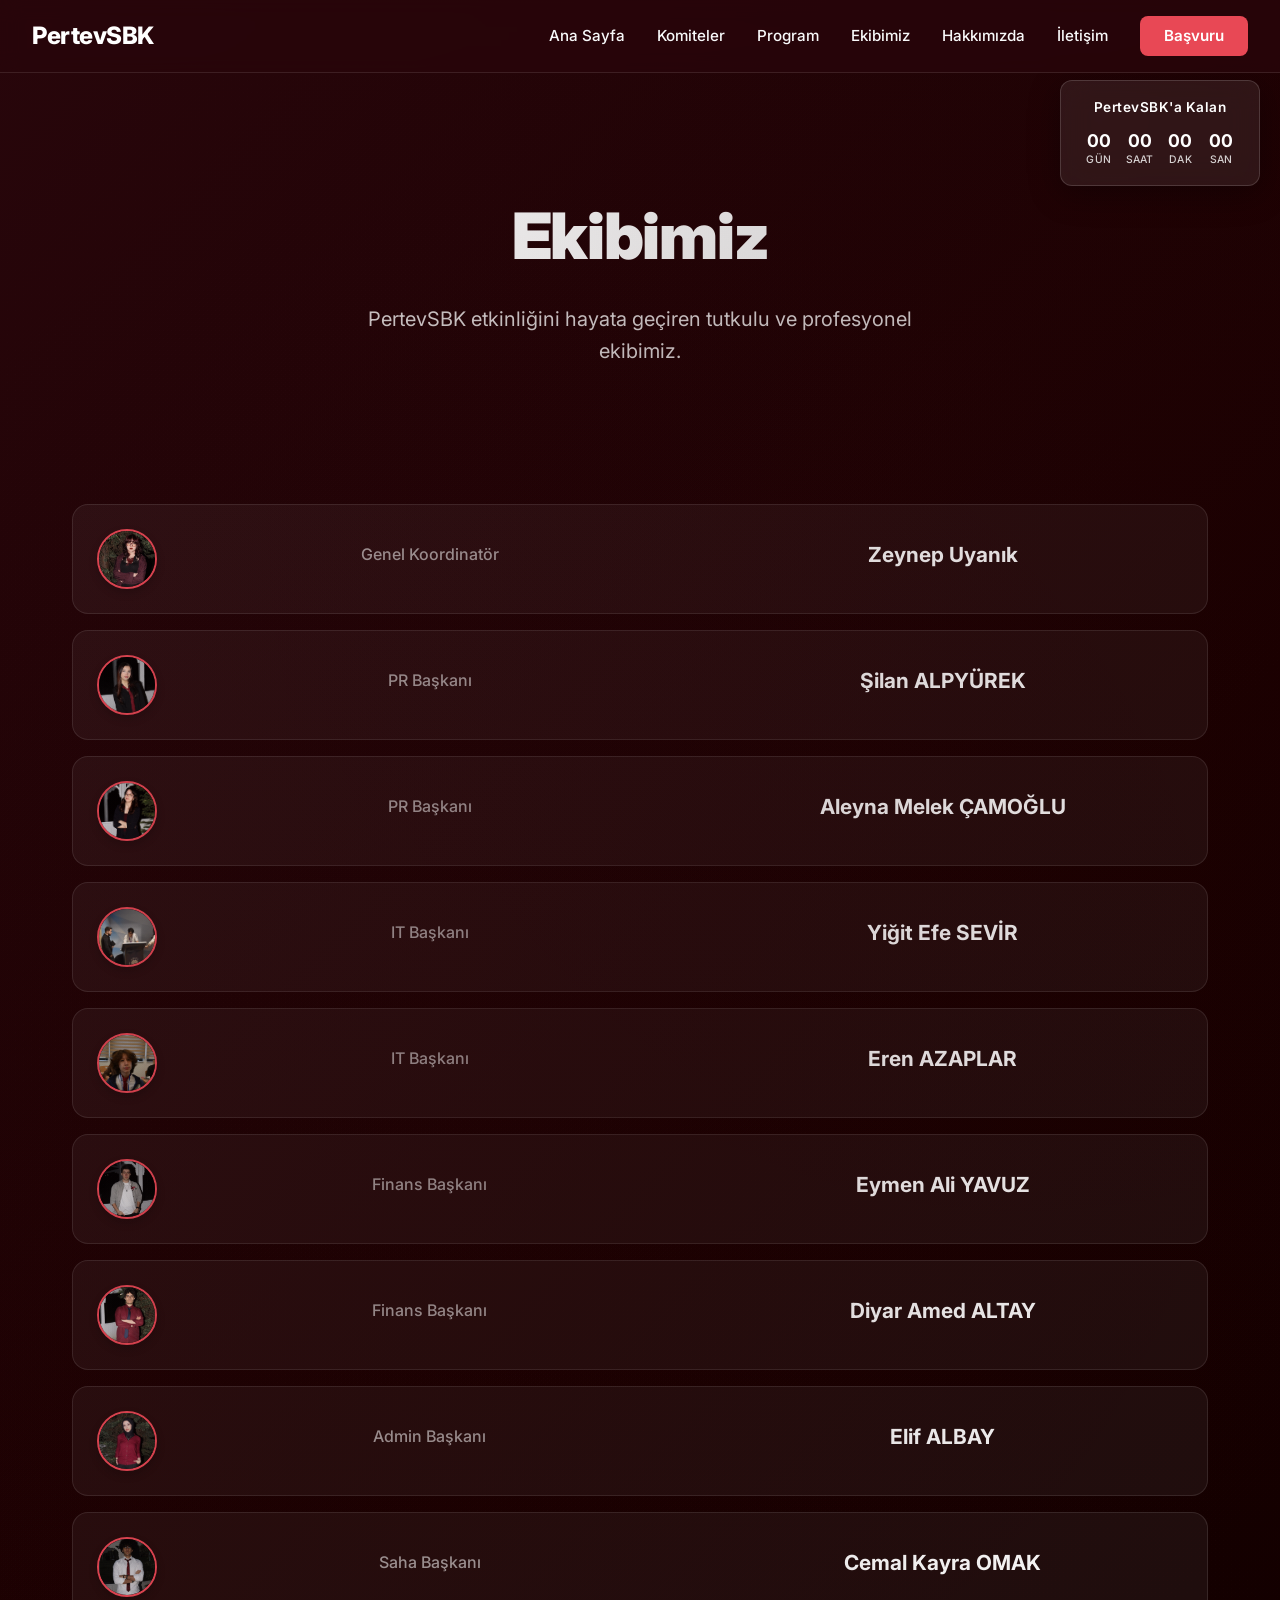
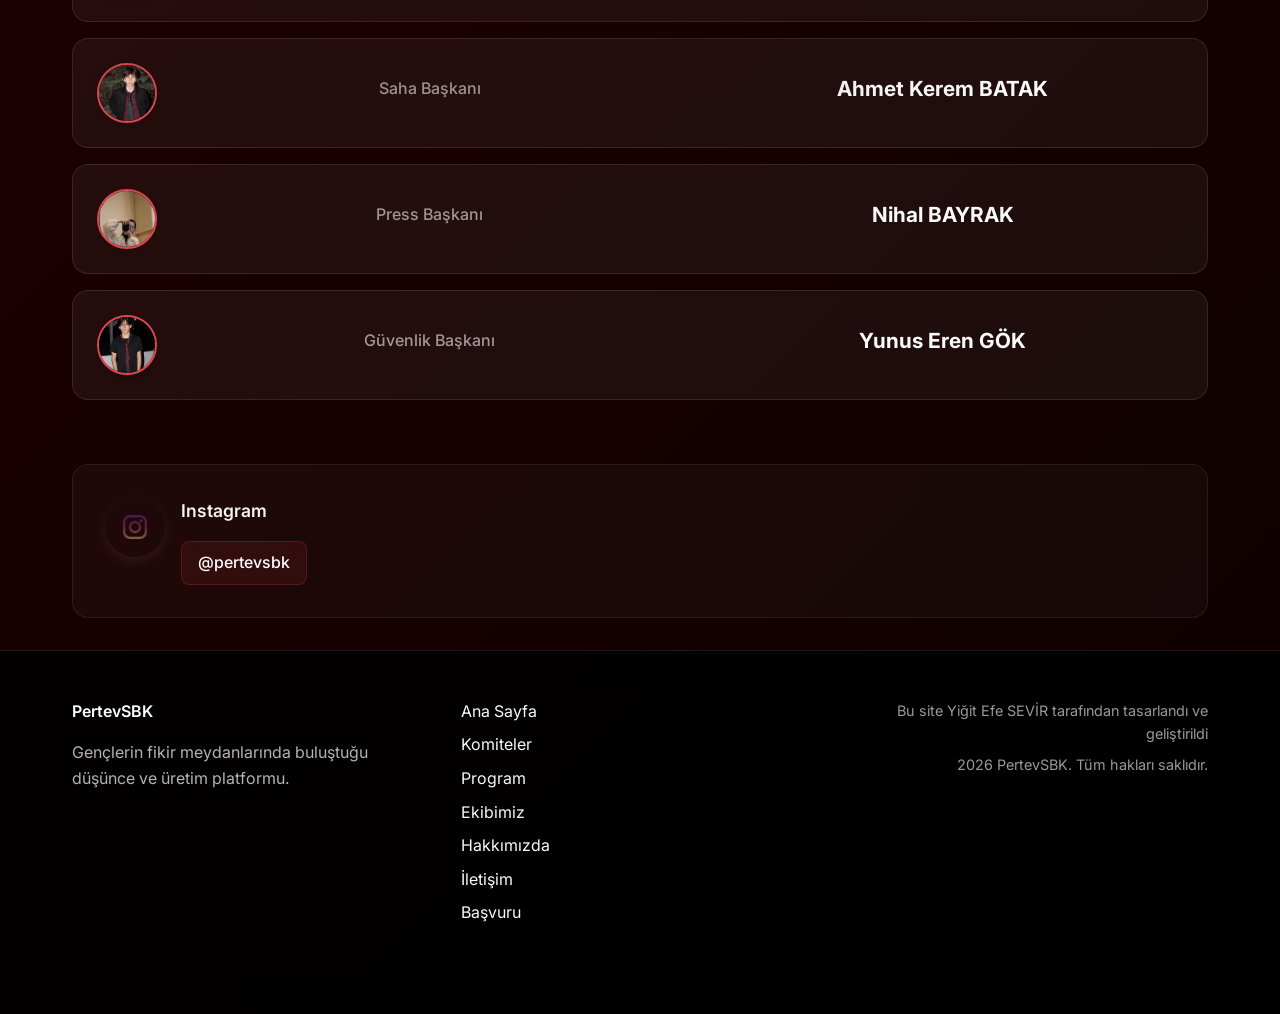
<file: ekibimiz/ekibimiz.html>
<!DOCTYPE html>
<html lang="tr">
<head>
    <meta charset="UTF-8">
    <meta name="viewport" content="width=device-width, initial-scale=1.0">
    <title>Ekibimiz — PertevSBK</title>
    <link rel="icon" type="image/x-icon" href="../favicon.ico">
    <link rel="preconnect" href="https://fonts.googleapis.com">
    <link rel="preconnect" href="https://fonts.gstatic.com" crossorigin>
    <link href="https://fonts.googleapis.com/css2?family=Inter:wght@300;400;500;600;700;800;900&display=swap" rel="stylesheet">
    <link rel="stylesheet" href="../style.css">
</head>
<body>
    <header class="header">
        <nav class="nav">
            <a href="https://pertevsbk.com/" target="_blank" class="nav-logo">PertevSBK</a>
            <button class="menu-toggle" onclick="toggleMenu()">☰</button>
            <div class="nav-menu" id="navMenu">
                <a href="../index.html" class="nav-link">Ana Sayfa</a>
                <a href="../komiteler/komiteler.html" class="nav-link">Komiteler</a>
                <a href="../program.html" class="nav-link">Program</a>
                <a href="../ekibimiz/ekibimiz.html" class="nav-link">Ekibimiz</a>
                <a href="../hakkimizda.html" class="nav-link">Hakkımızda</a>
                <a href="../iletisim.html" class="nav-link">İletişim</a>
                <a href="../basvuru.html" class="nav-link nav-cta">Başvuru</a>
            </div>
        </nav>
    </header>

    
    <div class="mini-countdown" id="miniCountdown">
        <h4>PertevSBK'a Kalan</h4>
        <div class="mini-countdown-timer">
            <div class="mini-countdown-item">
                <span class="mini-countdown-number" id="miniDays">00</span>
                <span class="mini-countdown-label">GÜN</span>
            </div>
            <div class="mini-countdown-item">
                <span class="mini-countdown-number" id="miniHours">00</span>
                <span class="mini-countdown-label">SAAT</span>
            </div>
            <div class="mini-countdown-item">
                <span class="mini-countdown-number" id="miniMinutes">00</span>
                <span class="mini-countdown-label">DAK</span>
            </div>
            <div class="mini-countdown-item">
                <span class="mini-countdown-number" id="miniSeconds">00</span>
                <span class="mini-countdown-label">SAN</span>
            </div>
        </div>
    </div>

    <main class="main">
        <section class="page-hero">
            <div class="container">
                <h1>Ekibimiz</h1>
                <p>PertevSBK etkinliğini hayata geçiren tutkulu ve profesyonel ekibimiz.</p>
            </div>
        </section>

        <section class="team-section">
            <div class="container">
                <div class="team-grid">
                    <div class="team-member">
                        <div class="member-role">
                            <p class="role">Genel Koordinatör</p>
                        </div>
                        <div class="member-avatar">
                            <img src="images/zeynep-uyanik.jpeg" alt="Zeynep Uyanık" class="member-avatar-img">
                        </div>
                        <div class="member-info">
                            <h3>Zeynep Uyanık</h3>
                        </div>
                    </div>

                    <div class="team-member">
                        <div class="member-role">
                            <p class="role">PR Başkanı</p>
                        </div>
                        <div class="member-avatar">
                            <img src="images/silan-alpyurek.jpeg" alt="Şilan ALPYÜREK" class="member-avatar-img">
                        </div>
                        <div class="member-info">
                            <h3>Şilan ALPYÜREK</h3>
                        </div>
                    </div>
                    
                    <div class="team-member">
                        <div class="member-role">
                            <p class="role">PR Başkanı</p>
                        </div>
                        <div class="member-avatar">
                            <img src="images/aleyna-melek-camoglu.jpeg" alt="Aleyna Melek ÇAMOĞLU" class="member-avatar-img">
                        </div>
                        <div class="member-info">
                            <h3>Aleyna Melek ÇAMOĞLU</h3>
                        </div>
                    </div>
                    
                    <div class="team-member">
                        <div class="member-role">
                            <p class="role">IT Başkanı</p>
                        </div>
                        <div class="member-avatar">
                            <img src="images/yigit-efe-sevir.jpeg" alt="Yiğit Efe SEVİR" class="member-avatar-img">
                        </div>
                        <div class="member-info">
                            <h3>Yiğit Efe SEVİR</h3>
                        </div>
                    </div>

                    <div class="team-member">
                        <div class="member-role">
                            <p class="role">IT Başkanı</p>
                        </div>
                        <div class="member-avatar">
                            <img src="images/eren-azaplar.jpeg" alt="Eren AZAPLAR" class="member-avatar-img">
                        </div>
                        <div class="member-info">
                            <h3>Eren AZAPLAR</h3>
                        </div>
                    </div>
                    
                    <div class="team-member">
                        <div class="member-role">
                            <p class="role">Finans Başkanı</p>
                        </div>
                        <div class="member-avatar">
                            <img src="images/eymen-ali-yavuz.jpeg" alt="Eymen Ali YAVUZ" class="member-avatar-img">
                        </div>
                        <div class="member-info">
                            <h3>Eymen Ali YAVUZ</h3>
                        </div>
                    </div>

                    <div class="team-member">
                        <div class="member-role">
                            <p class="role">Finans Başkanı</p>
                        </div>
                        <div class="member-avatar">
                            <img src="images/diyar-amed-altay.jpeg" alt="Diyar Amed ALTAY" class="member-avatar-img">
                        </div>
                        <div class="member-info">
                            <h3>Diyar Amed ALTAY</h3>
                        </div>
                    </div>

                    <div class="team-member">
                        <div class="member-role">
                            <p class="role">Admin Başkanı</p>
                        </div>
                        <div class="member-avatar">
                            <img src="images/elif-albay.jpeg" alt="Elif ALBAY" class="member-avatar-img">
                        </div>
                        <div class="member-info">
                            <h3>Elif ALBAY</h3>
                        </div>
                    </div>
                    
                    <div class="team-member">
                        <div class="member-role">
                            <p class="role">Saha Başkanı</p>
                        </div>
                        <div class="member-avatar">
                            <img src="images/cemal-kayra-omak.jpeg" alt="Cemal Kayra OMAK" class="member-avatar-img">
                        </div>
                        <div class="member-info">
                            <h3>Cemal Kayra OMAK</h3>
                        </div>
                    </div>
                    
                    <div class="team-member">
                        <div class="member-role">
                            <p class="role">Saha Başkanı</p>
                        </div>
                        <div class="member-avatar">
                            <img src="images/ahmet-kerem-batak.jpeg" alt="Ahmet Kerem BATAK" class="member-avatar-img">
                        </div>
                        <div class="member-info">
                            <h3>Ahmet Kerem BATAK</h3>
                        </div>
                    </div>
                    
                    <div class="team-member">
                        <div class="member-role">
                            <p class="role">Press Başkanı</p>
                        </div>
                        <div class="member-avatar">
                            <img src="images/nihal-bayrak.jpeg" alt="Nihal BAYRAK" class="member-avatar-img">
                        </div>
                        <div class="member-info">
                            <h3>Nihal BAYRAK</h3>
                        </div>
                    </div>
                    

                    <div class="team-member">
                        <div class="member-role">
                            <p class="role">Güvenlik Başkanı</p>
                        </div>
                        <div class="member-avatar">
                            <img src="images/yunus-eren-gok.jpeg" alt="Yunus Eren GÖK" class="member-avatar-img">
                        </div>
                        <div class="member-info">
                            <h3>Yunus Eren GÖK</h3>
                        </div>
                    </div>
                </div>
            </div>
        </section>

        <section class="contact-section">
            <div class="container">
                <div class="contact-item">
                    <div class="contact-icon instagram-icon">
                        <img src="../images/instagram.png" alt="Instagram" style="width: 24px; height: 24px;">
                    </div>
                    <div class="contact-details">
                        <h3>Instagram</h3>
                        <div class="social-links">
                            <a href="https://instagram.com/pertevsbk" target="_blank" class="social-link">@pertevsbk</a>
                        </div>
                    </div>
                </div>
            </div>
        </section>

    </main>

    <footer class="footer">
        <div class="container">
            <div class="footer-content">
                <div class="footer-info">
                    <h4>PertevSBK</h4>
                    <p>Gençlerin fikir meydanlarında buluştuğu düşünce ve üretim platformu.</p>
                </div>
                <div class="footer-links">
                    <a href="../index.html">Ana Sayfa</a>
                    <a href="../komiteler/komiteler.html">Komiteler</a>
                    <a href="../program.html">Program</a>
                    <a href="../ekibimiz/ekibimiz.html">Ekibimiz</a>
                    <a href="../hakkimizda.html">Hakkımızda</a>
                    <a href="../iletisim.html">İletişim</a>
                    <a href="../basvuru.html">Başvuru</a>
                </div>
                <div class="footer-credits">
                    <p>Bu site <span><a href="https://instagram.com/yigitesevir" target="_blank" style="color: inherit; text-decoration: none;">Yiğit Efe SEVİR</a></span> tarafından tasarlandı ve geliştirildi</p>
                    <p> 2026 PertevSBK. Tüm hakları saklıdır.</p>
                </div>
            </div>
        </div>
    </footer>

    <script>
        function toggleMenu() {
            const navMenu = document.getElementById('navMenu');
            navMenu.classList.toggle('active');
        }
        
        document.querySelectorAll('.nav-link').forEach(link => {
            link.addEventListener('click', () => {
                const navMenu = document.getElementById('navMenu');
                navMenu.classList.remove('active');
            });
        });

        // Mini sayaç fonksiyonu
        function updateMiniCountdown() {
            const eventDate = new Date('May 2, 2026 09:00:00').getTime();
            const now = new Date().getTime();
            const timeLeft = eventDate - now;

            if (timeLeft > 0) {
                const days = Math.floor(timeLeft / (1000 * 60 * 60 * 24));
                const hours = Math.floor((timeLeft % (1000 * 60 * 60 * 24)) / (1000 * 60 * 60));
                const minutes = Math.floor((timeLeft % (1000 * 60 * 60)) / (1000 * 60));
                const seconds = Math.floor((timeLeft % (1000 * 60)) / 1000);

                document.getElementById('miniDays').textContent = String(days).padStart(2, '0');
                document.getElementById('miniHours').textContent = String(hours).padStart(2, '0');
                document.getElementById('miniMinutes').textContent = String(minutes).padStart(2, '0');
                document.getElementById('miniSeconds').textContent = String(seconds).padStart(2, '0');
            }
        }

        // Sayfa yüklendiğinde ve her saniye güncelle
        document.addEventListener('DOMContentLoaded', updateMiniCountdown);
        setInterval(updateMiniCountdown, 1000);
    </script>
</body>
</html>
</file>
<file: style.css>
/* PertevSBK Renk Sistemi */
:root {
    /* Ana Renkler - PertevSBK Bordo Teması */
    --primary-dark: #28060B;      /* Ana PertevSBK bordo */
    --primary-medium: #1A0000;    /* Orta PertevSBK bordo */
    --primary-light: #0C0000;     /* Açık PertevSBK bordo */
    
    /* Vurgu Renkleri */
    --accent-primary: #E84855;    /* Kırmızı vurgu */
    --accent-secondary: #FF6B6B;  /* Soft kırmızı */
    --accent-gold: #FFD93D;       /* Altın sarısı */
    
    /* Nötr Renkler */
    --white-primary: #FFFFFF;     /* Saf beyaz */
    --white-secondary: #F8F9FA;   /* Soft beyaz */
    --gray-light: #E9ECEF;        /* Açık gri */
    --gray-medium: #6C757D;       /* Orta gri */
    --gray-dark: #343A40;         /* Koyu gri */
    --black: #000000;             /* Saf siyah */
    
    /* Şeffaflıklar */
    --overlay-light: rgba(40, 6, 11, 0.05);
    --overlay-medium: rgba(40, 6, 11, 0.1);
    --overlay-dark: rgba(40, 6, 11, 0.2);
    --overlay-heavy: rgba(40, 6, 11, 0.8);
    
    /* Metin Renkleri */
    --text-primary: #FFFFFF;      /* Ana metin */
    --text-secondary: #F8F9FA;    /* İkincil metin */
    --text-muted: #E9ECEF;        /* Soluk metin */
    --text-accent: #FFD93D;       /* Vurgu metin */
    
    /* Arka Planlar */
    --bg-primary: linear-gradient(135deg, #28060B 0%, #1A0000 50%, #0C0000 100%);
    --bg-card: rgba(255, 255, 255, 0.08);
    --bg-hover: rgba(255, 255, 255, 0.12);
    --bg-active: rgba(232, 72, 85, 0.1);
    
    /* Kenarlar */
    --border-light: rgba(255, 255, 255, 0.1);
    --border-medium: rgba(255, 255, 255, 0.2);
    --border-accent: #E84855;
    
    /* Butonlar */
    --btn-primary-bg: #E84855;
    --btn-primary-hover: #D63445;
    --btn-secondary-bg: rgba(255, 255, 255, 0.1);
    --btn-secondary-hover: rgba(255, 255, 255, 0.2);
    --btn-outline-border: rgba(255, 255, 255, 0.3);
    
    /* Gölgeler */
    --shadow-light: 0 4px 6px rgba(0, 0, 0, 0.1);
    --shadow-medium: 0 10px 15px rgba(0, 0, 0, 0.2);
    --shadow-heavy: 0 20px 25px rgba(0, 0, 0, 0.3);
    --shadow-glow: 0 0 20px rgba(232, 72, 85, 0.3);
}

* {
    margin: 0;
    padding: 0;
    box-sizing: border-box;
}

body {
    font-family: 'Inter', -apple-system, BlinkMacSystemFont, 'Segoe UI', Roboto, sans-serif;
    background: var(--bg-primary);
    color: var(--text-primary);
    overflow-x: hidden;
    min-height: 100vh;
    line-height: 1.6;
}

/* Arka Plan Animasyonu */
body::before {
    content: '';
    position: fixed;
    top: 0;
    left: 0;
    right: 0;
    bottom: 0;
    background: 
        radial-gradient(circle at 20% 80%, var(--overlay-light) 0%, transparent 50%),
        radial-gradient(circle at 80% 20%, var(--overlay-medium) 0%, transparent 50%),
        radial-gradient(circle at 40% 40%, var(--overlay-dark) 0%, transparent 50%);
    animation: float 20s ease-in-out infinite;
    pointer-events: none;
    z-index: 0;
}

@keyframes float {
    0%, 100% { transform: translate(0px, 0px) rotate(0deg); }
    33% { transform: translate(30px, -30px) rotate(1deg); }
    66% { transform: translate(-20px, 20px) rotate(-1deg); }
}

.container {
    max-width: 1200px;
    margin: 0 auto;
    padding: 0 2rem;
}

/* Header Styles */
.header {
    position: fixed;
    top: 0;
    left: 0;
    right: 0;
    z-index: 1000;
    background: var(--overlay-heavy);
    backdrop-filter: blur(10px);
    border-bottom: 1px solid var(--border-light);
}

.nav {
    display: flex;
    justify-content: space-between;
    align-items: center;
    padding: 1rem 2rem;
    max-width: 1400px;
    margin: 0 auto;
}

.nav-logo {
    font-size: 1.5rem;
    font-weight: 800;
    color: var(--text-primary);
    text-decoration: none;
    letter-spacing: -0.02em;
    transition: color 0.3s ease;
}

.nav-logo:hover {
    color: var(--accent-primary);
}

.nav-menu {
    display: flex;
    gap: 2rem;
    align-items: center;
}

.nav-link {
    color: var(--text-secondary);
    text-decoration: none;
    font-weight: 500;
    font-size: 0.95rem;
    transition: all 0.3s ease;
    position: relative;
    padding: 0.5rem 0;
}

.nav-link:hover {
    color: var(--text-primary);
}

.nav-link::after {
    content: '';
    position: absolute;
    bottom: 0;
    left: 0;
    width: 0;
    height: 2px;
    background: var(--accent-primary);
    transition: width 0.3s ease;
}

.nav-link:hover::after {
    width: 100%;
}

.nav-cta {
    background: var(--accent-primary);
    color: var(--white-primary);
    padding: 0.5rem 1.5rem;
    border-radius: 8px;
    font-weight: 600;
    transition: all 0.3s ease;
    text-decoration: none;
}

.nav-cta:hover {
    background: var(--btn-primary-hover);
    transform: translateY(-2px);
    box-shadow: var(--shadow-glow);
}

/* Main Content */
.main {
    margin-top: 80px;
}

/* Hero Section */
.hero {
    text-align: center;
    padding: 6rem 0;
    min-height: 80vh;
    display: flex;
    align-items: center;
    justify-content: center;
}

.hero-content {
    max-width: 600px;
    margin: 0 auto;
    padding: 0 2rem;
}

.team-photo {
    margin-top: 2rem;
    text-align: center;
    display: flex;
    justify-content: center;
    align-items: center;
}

.team-photo-img {
    max-width: 40%;
    height: auto;
    border-radius: 6px;
    box-shadow: 0 3px 12px rgba(0, 0, 0, 0.3);
    transition: transform 0.3s ease;
}

.team-photo-img:hover {
    transform: scale(1.02);
}

.hero h1 {
    font-size: clamp(3rem, 8vw, 6rem);
    font-weight: 900;
    background: linear-gradient(45deg, var(--text-primary), var(--text-secondary));
    -webkit-background-clip: text;
    background-clip: text;
    -webkit-text-fill-color: transparent;
    letter-spacing: -0.02em;
    margin-bottom: 2rem;
    text-shadow: 0 0 30px rgba(255, 255, 255, 0.3);
}

.hero p {
    font-size: clamp(1.25rem, 2vw, 1.5rem);
    color: var(--text-secondary);
    margin-bottom: 3rem;
    line-height: 1.8;
}

.hero h2 {
    font-size: clamp(1.5rem, 4vw, 3rem);
    font-weight: 800;
    color: #ffffff;
    margin-bottom: 1.5rem;
    text-transform: uppercase;
    letter-spacing: 2px;
    text-shadow: 0 0 20px rgba(255, 255, 255, 0.4);
    background: linear-gradient(45deg, #ffffff, rgba(255, 255, 255, 0.8));
    -webkit-background-clip: text;
    background-clip: text;
    -webkit-text-fill-color: transparent;
    position: relative;
    display: inline-block;
}


/* Buttons */
.btn {
    display: inline-flex;
    align-items: center;
    gap: 0.75rem;
    padding: 1rem 2.5rem;
    border-radius: 12px;
    text-decoration: none;
    font-weight: 600;
    font-size: 1.1rem;
    transition: all 0.3s ease;
    border: 2px solid transparent;
}

.btn-primary {
    background: var(--btn-primary-bg);
    color: var(--white-primary);
}

.btn-primary:hover {
    background: var(--btn-primary-hover);
    transform: translateY(-3px);
    box-shadow: var(--shadow-glow);
}

.btn-secondary {
    background: var(--btn-secondary-bg);
    color: var(--text-primary);
    border-color: var(--btn-outline-border);
}

.btn-secondary:hover {
    background: var(--btn-secondary-hover);
    border-color: var(--border-medium);
    transform: translateY(-3px);
    box-shadow: var(--shadow-medium);
}

/* Coordinator Message Styles */
.coordinator-message {
    max-width: 800px;
    margin: 0 auto 4rem;
    padding: 3rem;
    background: rgba(255, 255, 255, 0.05);
    border: 1px solid rgba(255, 255, 255, 0.1);
    border-radius: 16px;
    text-align: left;
}

.coordinator-message h3 {
    font-size: 1.5rem;
    font-weight: 700;
    color: white;
    margin-bottom: 1rem;
    text-align: center;
}

.coordinator-message p {
    color: rgba(255, 255, 255, 0.8);
    line-height: 1.8;
    margin-bottom: 1.5rem;
    font-size: 1rem;
}

.coordinator-message p:first-of-type {
    font-weight: 600;
    color: rgba(255, 255, 255, 0.9);
}

.signature {
    text-align: right;
    margin-top: 2rem !important;
    color: rgba(255, 255, 255, 0.9) !important;
    font-style: italic;
}

/* About Section */
/* Photo Placeholder */
.photo-placeholder {
    background: rgba(255, 255, 255, 0.05);
    border: 2px dashed rgba(255, 255, 255, 0.2);
    border-radius: 20px;
    padding: 4rem 2rem;
    text-align: center;
    min-height: 300px;
    display: flex;
    align-items: center;
    justify-content: center;
    transition: all 0.3s ease;
}

.photo-placeholder:hover {
    background: rgba(255, 255, 255, 0.08);
    border-color: rgba(255, 255, 255, 0.3);
    transform: translateY(-2px);
}

.photo-placeholder-content {
    max-width: 400px;
}

.photo-icon {
    font-size: 4rem;
    margin-bottom: 1rem;
    opacity: 0.7;
}

.photo-placeholder h3 {
    color: white;
    font-size: 1.5rem;
    font-weight: 600;
    margin-bottom: 0.5rem;
}

.photo-placeholder p {
    color: rgba(255, 255, 255, 0.7);
    font-size: 1rem;
    line-height: 1.5;
}

.about {
    padding: 6rem 0;
    background: rgba(0, 0, 0, 0.3);
    margin-top: 12rem;
}

.about h2 {
    font-size: clamp(2rem, 4vw, 3rem);
    font-weight: 800;
    color: white;
    text-align: center;
    margin-bottom: 4rem;
    letter-spacing: -0.01em;
}

.committees {
    display: grid;
    grid-template-columns: repeat(auto-fit, minmax(300px, 1fr));
    gap: 2rem;
    max-width: 1200px;
    margin: 0 auto;
}

.committee {
    background: rgba(255, 255, 255, 0.05);
    border: 1px solid rgba(255, 255, 255, 0.1);
    border-radius: 16px;
    padding: 2rem;
    text-align: center;
    transition: all 0.3s ease;
    position: relative;
    overflow: hidden;
}

.committee::before {
    content: '';
    position: absolute;
    top: 0;
    left: 0;
    right: 0;
    height: 4px;
    background: linear-gradient(90deg, #ffffff, #e0e0e0);
    transform: scaleX(0);
    transition: transform 0.3s ease;
}

.committee:hover::before {
    transform: scaleX(1);
}

.committee:hover {
    transform: translateY(-5px);
    background: rgba(255, 255, 255, 0.08);
    border-color: rgba(255, 255, 255, 0.2);
    box-shadow: 0 10px 30px rgba(0, 0, 0, 0.3);
}

.committee h3 {
    font-size: 1.5rem;
    font-weight: 700;
    color: white;
    margin-bottom: 1rem;
}

.committee p {
    color: rgba(255, 255, 255, 0.8);
    line-height: 1.6;
    font-size: 1rem;
}

/* Countdown Section */
.mini-countdown {
    position: fixed;
    top: 80px;
    right: 20px;
    background: rgba(255, 255, 255, 0.08);
    backdrop-filter: blur(15px);
    padding: 1rem 1.5rem;
    border-radius: 12px;
    z-index: 999;
    text-align: center;
    min-width: 200px;
    box-shadow: 0 8px 32px rgba(0, 0, 0, 0.3);
    border: 1px solid rgba(255, 255, 255, 0.15);
    transform: none;
    transition: all 0.3s ease;
}

.mini-countdown:hover {
    transform: translateY(-2px);
    box-shadow: 0 12px 40px rgba(0, 0, 0, 0.4);
    border-color: rgba(255, 255, 255, 0.25);
}

/* Mobil cihazlarda mini-countdown gizle (index.html hariç) */
@media (max-width: 768px) {
    body:not(.index-page) .mini-countdown {
        display: none !important;
    }
}

.mini-countdown h4 {
    color: white;
    font-size: 0.85rem;
    margin-bottom: 0.8rem;
    text-align: center;
    font-weight: 600;
    letter-spacing: 0.5px;
}

.mini-countdown-timer {
    display: flex;
    flex-direction: row;
    gap: 0.8rem;
    justify-content: center;
    align-items: center;
}

.mini-countdown-item {
    text-align: center;
    flex: 1;
}

.mini-countdown-number {
    display: block;
    color: white;
    font-size: 1.1rem;
    font-weight: 700;
    line-height: 1;
    margin-bottom: 0.2rem;
}

.mini-countdown-label {
    display: block;
    color: rgba(255, 255, 255, 0.8);
    font-size: 0.65rem;
    font-weight: 500;
    letter-spacing: 0.3px;
}

.countdown-section {
    padding: 4rem 0;
    text-align: center;
}

.countdown-section h2 {
    font-size: clamp(2rem, 4vw, 3rem);
    font-weight: 800;
    color: white;
    margin-bottom: 3rem;
    letter-spacing: -0.01em;
}

.countdown-container {
    display: flex;
    justify-content: center;
    margin-bottom: 3rem;
}

.countdown-box {
    background: rgba(255, 255, 255, 0.08);
    backdrop-filter: blur(15px);
    border: 2px solid rgba(255, 255, 255, 0.15);
    border-radius: 20px;
    padding: 2rem 3rem;
    box-shadow: 0 10px 30px rgba(0, 0, 0, 0.5);
    transition: all 0.3s ease;
    margin-top: 2rem;
    margin-bottom: 0;
}

/* Mouse engelleme ve şeffaf arka plan */
.countdown-box {
    background: rgba(255, 255, 255, 0.08);
    backdrop-filter: blur(15px);
    border: 2px solid rgba(255, 255, 255, 0.15);
    border-radius: 20px;
    padding: 2rem 3rem;
    box-shadow: 0 10px 30px rgba(0, 0, 0, 0.5);
    transition: all 0.3s ease;
    margin-top: 2rem;
    margin-bottom: 0;
    pointer-events: none;
    user-select: none;
}

/* Desktop - countdown sabit */
@media (min-width: 769px) {
    .countdown-box {
        position: fixed;
        top: 27%;
        left: 50%;
        transform: translate(-50%, -50%);
        background: rgba(255, 255, 255, 0.08);
        backdrop-filter: blur(15px);
        border: 2px solid rgba(255, 255, 255, 0.15);
        border-radius: 20px;
        padding: 2rem 3rem;
        box-shadow: 0 10px 30px rgba(0, 0, 0, 0.5);
        transition: all 0.3s ease;
        margin: 0;
        z-index: 1000;
        pointer-events: none;
        user-select: none;
    }
}

.countdown-number,
.mini-countdown-number {
    will-change: opacity;
    text-rendering: optimizeLegibility;
}

/* Professional Countdown Design */
.hero-countdown {
    margin-top: 38rem;
    text-align: center;
}

.hero-countdown h3 {
    font-size: 1.5rem;
    font-weight: 600;
    color: #ffffff;
    margin-bottom: 1.5rem;
    text-transform: uppercase;
    letter-spacing: 2px;
    text-shadow: 0 0 10px rgba(255, 255, 255, 0.3);
}

/* Reduce paint operations */
body {
    contain: layout style;
}

/* Optimize animations */
@media (prefers-reduced-motion: reduce) {
    .countdown-box,
    .mini-countdown {
        transition: none;
    }
}
@media (max-width: 768px) {
    .countdown-box {
        position: fixed !important;
        top: 15% !important;
        left: 50% !important;
        transform: translate(-50%, -50%) !important;
        background: rgba(255, 255, 255, 0.08) !important;
        backdrop-filter: blur(15px) !important;
        border: 2px solid rgba(255, 255, 255, 0.15) !important;
        border-radius: 15px !important;
        padding: 1rem 1.5rem !important;
        box-shadow: 0 8px 25px rgba(0, 0, 0, 0.5) !important;
        transition: all 0.3s ease !important;
        margin: 0 !important;
        z-index: 500 !important;
        pointer-events: none !important;
        user-select: none !important;
        max-width: 90% !important;
        display: block !important;
    }
    
    /* Mobilde countdown'i yatay yap */
    .countdown {
        flex-direction: row !important;
        gap: 0.8rem !important;
        align-items: center !important;
        justify-content: center !important;
        display: flex !important;
    }
    
    .countdown-item {
        min-width: 50px !important;
        flex: 1 !important;
        text-align: center !important;
    }
    
    .countdown-number {
        font-size: 1.2rem !important;
        display: block !important;
        color: white !important;
        font-weight: 900 !important;
        line-height: 1 !important;
        margin-bottom: 0.2rem !important;
    }
    
    .countdown-label {
        font-size: 0.6rem !important;
        display: block !important;
        color: rgba(255, 255, 255, 0.8) !important;
        font-weight: 600 !important;
    }
    
    /* Diğer sayfalardaki mini-countdown'ı mobilde gizle */
    .mini-countdown {
        display: none !important;
    }
}

.countdown-box:hover {
    transform: translateY(-5px);
    box-shadow: 0 15px 40px rgba(0, 0, 0, 0.7);
    border-color: rgba(255, 255, 255, 0.25);
}

.countdown {
    display: flex;
    flex-direction: row;
    gap: 2rem;
    justify-content: center;
    align-items: center;
}

.countdown-item {
    text-align: center;
    min-width: 80px;
}

.countdown-number {
    display: block;
    font-size: clamp(2.5rem, 4vw, 3.5rem);
    font-weight: 900;
    color: white;
    line-height: 1;
    margin-bottom: 0.5rem;
    text-shadow: 0 0 10px rgba(255, 255, 255, 0.5);
}

.countdown-label {
    font-size: clamp(0.8rem, 1.2vw, 1rem);
    font-weight: 600;
    color: rgba(255, 255, 255, 0.7);
    letter-spacing: 0.1em;
}

.event-live {
    font-size: clamp(1.5rem, 2.5vw, 2rem);
    font-weight: 700;
    color: #4CAF50;
    text-align: center;
    padding: 2rem;
    animation: glow 2s ease-in-out infinite;
}

@keyframes glow {
    0%, 100% { text-shadow: 0 0 10px #4CAF50; }
    50% { text-shadow: 0 0 20px #4CAF50, 0 0 30px #4CAF50; }
}

.social-cta {
    margin-top: 2rem;
}

.social-cta p {
    font-size: 1.1rem;
    color: rgba(255, 255, 255, 0.8);
    margin-bottom: 1rem;
}

.social-link {
    display: inline-flex;
    align-items: center;
    gap: 0.75rem;
    padding: 1rem 2rem;
    background: rgba(255, 255, 255, 0.1);
    border: 2px solid rgba(255, 255, 255, 0.3);
    border-radius: 50px;
    color: white;
    text-decoration: none;
    font-weight: 600;
    font-size: 1rem;
    transition: all 0.3s ease;
    backdrop-filter: blur(10px);
}

.social-link:hover {
    background: rgba(255, 255, 255, 0.2);
    border-color: rgba(255, 255, 255, 0.5);
    transform: translateY(-3px);
    box-shadow: 0 10px 25px rgba(255, 255, 255, 0.2);
}

/* Footer - Clean and Working */
.footer {
    background: rgba(0, 0, 0, 0.9);
    backdrop-filter: blur(15px);
    border-top: 1px solid rgba(255, 255, 255, 0.1);
    padding: 3rem 0;
}

.footer-content {
    display: grid;
    grid-template-columns: repeat(auto-fit, minmax(200px, 1fr));
    gap: 2rem;
    margin-bottom: 2rem;
}

.footer-info h4,
.footer-links h4,
.footer-cta h4,
.footer-contact h4 {
    font-size: 1rem;
    font-weight: 600;
    color: var(--text-primary);
    margin-bottom: 1rem;
}

.footer-info p {
    color: rgba(255, 255, 255, 0.7);
    line-height: 1.6;
    max-width: 400px;
}

.footer-links a,
.footer-cta a {
    display: block;
    color: rgba(255, 255, 255, 0.8);
    text-decoration: none;
    margin-bottom: 0.5rem;
    transition: color 0.3s ease;
}

.footer-links a:hover,
.footer-cta a:hover {
    color: white;
}

.footer-contact p {
    color: rgba(255, 255, 255, 0.7);
    margin: 0.3rem 0;
}

.footer-contact a {
    color: var(--accent-primary);
    text-decoration: none;
}

.footer-contact a:hover {
    text-decoration: underline;
}

.footer-credits {
    text-align: right;
}

.footer-credits p {
    color: rgba(255, 255, 255, 0.6);
    font-size: 0.9rem;
    margin-bottom: 0.5rem;
}

/* Committees Intro */
.committees-intro {
    text-align: center;
    font-size: 1.2rem;
    color: var(--text-secondary);
    margin-bottom: 3rem;
    font-weight: 500;
}

/* Committee Links */
.committee-link {
    display: inline-flex;
    align-items: center;
    gap: 0.5rem;
    color: var(--accent-primary);
    text-decoration: none;
    font-weight: 600;
    font-size: 0.9rem;
    margin-top: 1rem;
    transition: all 0.3s ease;
    padding: 0.5rem 1rem;
    border-radius: 8px;
    background: rgba(232, 72, 85, 0.1);
    border: 1px solid rgba(232, 72, 85, 0.2);
}

.committee-link:hover {
    background: rgba(232, 72, 85, 0.2);
    border-color: var(--accent-primary);
    transform: translateY(-2px);
    color: var(--white-primary);
}

/* Enhanced Hero CTA */
.hero-cta {
    display: flex;
    gap: 1.5rem;
    justify-content: center;
    align-items: center;
    margin-top: 11rem;
    flex-wrap: wrap;
}

/* Professional Animations */
@keyframes fadeInUp {
    from {
        opacity: 0;
        transform: translateY(30px);
    }
    to {
        opacity: 1;
        transform: translateY(0);
    }
}

.committee {
    animation: fadeInUp 0.6s ease-out;
    animation-fill-mode: both;
}

.committee:nth-child(1) { animation-delay: 0.1s; }
.committee:nth-child(2) { animation-delay: 0.2s; }
.committee:nth-child(3) { animation-delay: 0.3s; }
.committee:nth-child(4) { animation-delay: 0.4s; }
.committee:nth-child(5) { animation-delay: 0.5s; }
.committee:nth-child(6) { animation-delay: 0.6s; }
.committee:nth-child(7) { animation-delay: 0.7s; }
.committee:nth-child(8) { animation-delay: 0.8s; }
.committee:nth-child(9) { animation-delay: 0.9s; }

/* Enhanced Hover Effects */
.committee:hover {
    transform: translateY(-8px) scale(1.02);
    box-shadow: 0 20px 40px rgba(0, 0, 0, 0.4);
    border-color: var(--accent-primary);
}

.committee:hover::before {
    transform: scaleX(1);
    background: linear-gradient(90deg, var(--accent-primary), var(--accent-secondary));
}

/* Professional Typography */
.coordinator-message {
    font-size: 1.05rem;
    line-height: 1.8;
}

.coordinator-message p:first-of-type {
    font-size: 1.1rem;
    color: var(--text-primary);
}

/* Google Forms Container */
.form-container {
    background: rgba(255, 255, 255, 0.05);
    border: 1px solid rgba(255, 255, 255, 0.1);
    border-radius: 16px;
    padding: 1rem;
    margin-bottom: 2rem;
    overflow: hidden;
    box-shadow: var(--shadow-medium);
    transition: all 0.3s ease;
}

.form-container:hover {
    transform: translateY(-2px);
    box-shadow: var(--shadow-heavy);
}

.form-container iframe {
    border: none;
    border-radius: 8px;
    min-height: 800px;
}

.form-note {
    background: rgba(232, 72, 85, 0.1);
    border: 1px solid rgba(232, 72, 85, 0.2);
    border-radius: 12px;
    padding: 1rem;
    text-align: center;
}

.form-note p {
    color: var(--text-secondary);
    margin: 0;
    font-size: 0.9rem;
}

.form-note strong {
    color: var(--accent-primary);
}

/* Moderator Avatar Images */
.moderator-avatar {
    width: 60px;
    height: 60px;
    border-radius: 50%;
    overflow: hidden;
    flex-shrink: 0;
    border: 2px solid var(--accent-primary);
    box-shadow: 0 4px 8px rgba(0, 0, 0, 0.2);
}

.moderator-avatar-img {
    width: 100%;
    height: 100%;
    object-fit: cover;
    transition: transform 0.3s ease;
}

.moderator:hover .moderator-avatar-img {
    transform: scale(1.1);
}

.moderator:hover .moderator-avatar {
    border-color: var(--accent-secondary);
}

/* Fallback for missing images */
.moderator-avatar .avatar-placeholder {
    width: 100%;
    height: 100%;
    display: flex;
    align-items: center;
    justify-content: center;
    background: rgba(232, 72, 85, 0.1);
    font-size: 1.5rem;
}

/* Hero Section */
.hero {
    min-height: 100vh;
    display: flex;
    align-items: center;
    justify-content: center;
    padding: 6rem 2rem;
    background: linear-gradient(135deg, rgba(0, 0, 0, 0.9), rgba(0, 0, 0, 0.7));
    position: relative;
    overflow: hidden;
    margin-bottom: 8rem;
}

/* Professional Committee Design */
.committee-detail {
    background: rgba(255, 255, 255, 0.03);
    border: 1px solid rgba(255, 255, 255, 0.08);
    border-radius: 20px;
    padding: 3rem;
    margin-bottom: 2rem;
    transition: all 0.4s cubic-bezier(0.4, 0, 0.2, 1);
    position: relative;
    overflow: hidden;
}

.committee-detail::before {
    content: '';
    position: absolute;
    top: 0;
    left: 0;
    right: 0;
    height: 3px;
    background: linear-gradient(90deg, var(--accent-primary), var(--accent-secondary));
    transform: scaleX(0);
    transform-origin: left;
    transition: transform 0.4s cubic-bezier(0.4, 0, 0.2, 1);
}

.committee-detail:hover::before {
    transform: scaleX(1);
}

.committee-detail:hover {
    transform: translateY(-8px);
    box-shadow: 0 25px 50px rgba(0, 0, 0, 0.5);
    border-color: var(--accent-primary);
    background: rgba(255, 255, 255, 0.06);
}

.committee-header {
    display: flex;
    justify-content: space-between;
    align-items: center;
    margin-bottom: 2rem;
    padding-bottom: 1.5rem;
    border-bottom: 2px solid rgba(255, 255, 255, 0.1);
}

.committee-header h2 {
    font-size: 1.8rem;
    font-weight: 700;
    color: var(--text-primary);
    margin: 0;
    letter-spacing: -0.02em;
}

.committee-content {
    color: var(--text-secondary);
    line-height: 1.8;
}

.committee-content p {
    font-size: 1.05rem;
    margin-bottom: 2rem;
    font-weight: 400;
}

.committee-moderators {
    margin-bottom: 2rem;
}

.committee-moderators h3 {
    font-size: 1.2rem;
    font-weight: 600;
    color: var(--text-primary);
    margin-bottom: 1.5rem;
}

.moderators-list {
    display: grid;
    grid-template-columns: repeat(auto-fit, minmax(250px, 1fr));
    gap: 1.5rem;
}

.moderator {
    display: flex;
    align-items: center;
    gap: 1rem;
    padding: 1.5rem;
    background: rgba(255, 255, 255, 0.02);
    border: 1px solid rgba(255, 255, 255, 0.05);
    border-radius: 12px;
    transition: all 0.3s ease;
}

.moderator:hover {
    background: rgba(255, 255, 255, 0.04);
    transform: translateY(-2px);
    border-color: rgba(255, 255, 255, 0.1);
}

.moderator-info h4 {
    font-size: 1.1rem;
    font-weight: 600;
    color: var(--text-primary);
    margin: 0 0 0.5rem 0;
}

.moderator-role {
    font-size: 0.9rem;
    color: var(--accent-primary);
    font-weight: 500;
    margin: 0;
}

/* Professional Topics Section */
.committee-topics {
    background: linear-gradient(135deg, rgba(232, 72, 85, 0.08) 0%, rgba(139, 0, 0, 0.05) 100%);
    border: 1px solid rgba(232, 72, 85, 0.15);
    border-radius: 16px;
    padding: 1.5rem;
    margin-top: 1.5rem;
    position: relative;
    overflow: hidden;
}

.committee-topics::before {
    content: '';
    position: absolute;
    top: 0;
    left: 0;
    right: 0;
    height: 3px;
    background: linear-gradient(90deg, var(--accent-primary), var(--accent-secondary));
    opacity: 0.6;
}

.committee-topics h3 {
    font-size: 1.2rem;
    font-weight: 700;
    color: var(--text-primary);
    margin-bottom: 1rem;
    display: flex;
    align-items: center;
    gap: 0.5rem;
}

.committee-topics ul {
    list-style: none;
    padding: 0;
    margin: 0;
    display: flex;
    flex-direction: column;
    gap: 0.8rem;
}

.committee-topics li {
    padding: 1rem 1.2rem;
    background: rgba(255, 255, 255, 0.03);
    border: 1px solid rgba(255, 255, 255, 0.08);
    border-radius: 12px;
    position: relative;
    color: var(--text-secondary);
    font-size: 0.95rem;
    line-height: 1.5;
    transition: all 0.3s ease;
}

.committee-topics li:hover {
    background: rgba(255, 255, 255, 0.06);
    border-color: rgba(232, 72, 85, 0.3);
    color: var(--text-primary);
    transform: translateY(-2px);
    box-shadow: 0 4px 12px rgba(0, 0, 0, 0.15);
}

.committee-visual {
    margin-bottom: 2rem;
}

.committee-visual h3 {
    font-size: 1.1rem;
    font-weight: 600;
    color: var(--text-primary);
    margin-bottom: 1rem;
    display: flex;
    align-items: center;
    gap: 0.5rem;
}

.committee-visual h3::before {
    display: none;
}

.visual-placeholder {
    background: rgba(255, 255, 255, 0.02);
    border: 2px dashed rgba(255, 255, 255, 0.1);
    border-radius: 12px;
    padding: 2rem;
    text-align: center;
    min-height: 200px;
    display: flex;
    align-items: center;
    justify-content: center;
    transition: all 0.3s ease;
}

.visual-placeholder:hover {
    background: rgba(255, 255, 255, 0.04);
    border-color: rgba(255, 255, 255, 0.2);
}

.visual-placeholder p {
    color: var(--text-muted);
    font-size: 1.1rem;
    margin: 0;
    font-style: italic;
}

/* Enhanced Committee Grid */
.committees-grid {
    display: grid;
    grid-template-columns: 1fr;
    gap: 2rem;
    margin-top: 3rem;
}

/* Professional Typography */
.committees-detail {
    padding: 4rem 0;
}

.committees-detail .container {
    max-width: 1200px;
    margin: 0 auto;
}

/* Moderators Visual Section */
.moderators-visual {
    display: grid;
    grid-template-columns: repeat(auto-fit, minmax(200px, 1fr));
    gap: 2rem;
    margin-top: 1.5rem;
}

.moderator-photo {
    text-align: center;
    background: rgba(255, 255, 255, 0.02);
    border: 1px solid rgba(255, 255, 255, 0.1);
    border-radius: 16px;
    padding: 1.5rem;
    transition: all 0.3s ease;
}

.moderator-photo:hover {
    transform: translateY(-5px);
    box-shadow: 0 15px 30px rgba(0, 0, 0, 0.3);
    border-color: var(--accent-primary);
    background: rgba(255, 255, 255, 0.05);
}

.moderator-img {
    width: 120px;
    height: 120px;
    border-radius: 50%;
    object-fit: cover;
    margin-bottom: 1rem;
    border: 3px solid var(--accent-primary);
    box-shadow: 0 8px 16px rgba(0, 0, 0, 0.2);
    transition: all 0.3s ease;
}

.moderator-photo:hover .moderator-img {
    transform: scale(1.05);
    border-color: var(--accent-secondary);
}

.moderator-photo h4 {
    font-size: 1.1rem;
    font-weight: 600;
    color: var(--text-primary);
    margin: 0 0 0.5rem 0;
}

.moderator-photo p {
    font-size: 0.9rem;
    color: var(--accent-primary);
    margin: 0;
    font-weight: 500;
}

/* Committee Visual Section */
.committee-visual {
    margin-bottom: 2rem;
}

.committee-visual h3 {
    font-size: 1.1rem;
    font-weight: 600;
    color: var(--text-primary);
    margin-bottom: 1rem;
    display: flex;
    align-items: center;
    gap: 0.5rem;
}

.committee-visual h3::before {
    content: '🖼️';
    font-size: 1rem;
}

.visual-placeholder {
    background: rgba(255, 255, 255, 0.02);
    border: 2px dashed rgba(255, 255, 255, 0.1);
    border-radius: 12px;
    padding: 2rem;
    text-align: center;
    min-height: 200px;
    display: flex;
    align-items: center;
    justify-content: center;
    transition: all 0.3s ease;
}

.visual-placeholder:hover {
    background: rgba(255, 255, 255, 0.04);
    border-color: rgba(255, 255, 255, 0.2);
}

.visual-placeholder p {
    color: var(--text-muted);
    font-size: 1.1rem;
    margin: 0;
    font-style: italic;
}

/* About Page Icons */
.vision-title {
    font-size: 2rem;
    font-weight: 700;
    color: var(--text-primary);
    margin-bottom: 1.5rem;
    position: relative;
    padding-left: 3rem;
    display: flex;
    align-items: center;
    text-align: left;
}

.mission-title {
    font-size: 2rem;
    font-weight: 700;
    color: var(--text-primary);
    margin: 2rem 0 1.5rem 0;
    position: relative;
    padding-left: 3rem;
    display: flex;
    align-items: center;
    text-align: left;
}

/* About Page Styling */
.about-content {
    padding: 4rem 0;
}

.about-text {
    max-width: 800px;
    margin: 0 auto;
    text-align: center;
}

.about-text h2 {
    font-size: 2rem;
    font-weight: 700;
    color: var(--text-primary);
    margin-bottom: 1.5rem;
}

.about-text p {
    font-size: 1.1rem;
    line-height: 1.8;
    color: var(--text-secondary);
    margin-bottom: 2rem;
}

.values-list {
    list-style: none;
    padding: 0;
    margin: 2rem 0;
    text-align: left;
}

.values-list li {
    padding: 1rem 0;
    border-bottom: 1px solid rgba(255, 255, 255, 0.1);
    font-size: 1.05rem;
    color: var(--text-secondary);
}

.values-list li:last-child {
    border-bottom: none;
}

.values-list strong {
    color: var(--accent-primary);
    font-weight: 600;
}

/* Professional Contact Page */
.contact-content {
    padding: 4rem 0;
}

.contact-grid {
    display: grid;
    grid-template-columns: 1fr 1fr;
    gap: 4rem;
    max-width: 1400px;
    margin-left: auto;
    margin-right: auto;
}

.contact-left {
    display: flex;
    flex-direction: column;
    gap: 2rem;
}

.contact-right {
    display: flex;
    flex-direction: column;
    gap: 3rem;
}

.contact-title {
    font-size: 2rem;
    font-weight: 700;
    color: var(--text-primary);
    margin-bottom: 2rem;
    position: relative;
    text-align: center;
}

.contact-title::before {
    content: '📞';
    position: relative;
    left: 0;
    top: 0;
    transform: none;
    font-size: 1.5rem;
    opacity: 0.3;
    filter: grayscale(100%);
    margin-right: 0.5rem;
}

.contact-item {
    display: flex;
    align-items: flex-start;
    gap: 1.5rem;
    padding: 2rem;
    background: rgba(255, 255, 255, 0.03);
    border: 1px solid rgba(255, 255, 255, 0.08);
    border-radius: 16px;
    transition: all 0.3s ease;
    max-width: 100%;
}

.contact-item:hover {
    background: rgba(255, 255, 255, 0.06);
    border-color: var(--accent-primary);
    transform: translateY(-2px);
    box-shadow: 0 8px 24px rgba(0, 0, 0, 0.2);
}

.contact-icon {
    font-size: 1.8rem;
    opacity: 0.6;
    filter: grayscale(50%);
    transition: all 0.3s ease;
    flex-shrink: 0;
    width: 60px;
    height: 60px;
    text-align: center;
    background: linear-gradient(135deg, rgba(232, 72, 85, 0.25) 0%, rgba(139, 0, 0, 0.2) 100%);
    border: 2px solid rgba(232, 72, 85, 0.4);
    border-radius: 50%;
    padding: 0;
    display: flex;
    align-items: center;
    justify-content: center;
    box-shadow: 0 4px 12px rgba(232, 72, 85, 0.3);
}

.contact-icon img {
    width: 24px;
    height: 24px;
    object-fit: contain;
}

.contact-item:hover .contact-icon {
    opacity: 1;
    filter: grayscale(0%);
    transform: scale(1.1);
    background: linear-gradient(135deg, rgba(232, 72, 85, 0.35) 0%, rgba(139, 0, 0, 0.25) 100%);
    border-color: var(--accent-primary);
    box-shadow: 0 6px 20px rgba(232, 72, 85, 0.5);
}

/* Instagram Icon Styling */
.instagram-icon {
    background: transparent !important;
    border: none !important;
    display: flex;
    align-items: center;
    justify-content: center;
}

.instagram-icon img {
    width: 24px;
    height: 24px;
    object-fit: contain;
}

.instagram-icon:hover {
    background: rgba(131, 58, 180, 0.1) !important;
    border: none !important;
    box-shadow: 0 4px 12px rgba(131, 58, 180, 0.2) !important;
}

.contact-details {
    flex: 1;
    text-align: left;
}

.contact-details h3 {
    font-size: 1.2rem;
    font-weight: 600;
    color: var(--text-primary);
    margin-bottom: 0.5rem;
}

.contact-details p {
    color: var(--text-secondary);
    line-height: 1.6;
    margin: 0;
}

.social-links {
    display: flex;
    gap: 1rem;
    margin-top: 0.5rem;
    flex-wrap: wrap;
}

.social-link {
    color: var(--accent-primary);
    text-decoration: none;
    font-weight: 500;
    padding: 0.5rem 1rem;
    background: rgba(232, 72, 85, 0.1);
    border: 1px solid rgba(232, 72, 85, 0.2);
    border-radius: 8px;
    transition: all 0.3s ease;
}

.social-link:hover {
    background: rgba(232, 72, 85, 0.2);
    border-color: var(--accent-primary);
    color: var(--white-primary);
    transform: translateY(-2px);
}

.contact-hours {
    background: linear-gradient(135deg, rgba(232, 72, 85, 0.08) 0%, rgba(139, 0, 0, 0.05) 100%);
    border: 1px solid rgba(232, 72, 85, 0.15);
    border-radius: 16px;
    padding: 2rem;
    text-align: center;
}

.contact-hours h3 {
    font-size: 1.2rem;
    font-weight: 600;
    color: var(--text-primary);
    margin-bottom: 1rem;
}

.contact-hours p {
    color: var(--text-secondary);
    margin: 0.5rem 0;
    font-weight: 500;
}

.contact-extra {
    background: rgba(255, 255, 255, 0.02);
    border: 1px solid rgba(255, 255, 255, 0.05);
    border-radius: 16px;
    padding: 2rem;
}

.contact-extra h3 {
    font-size: 1.2rem;
    font-weight: 600;
    color: var(--text-primary);
    margin-bottom: 1rem;
    text-align: center;
}

.contact-extra p {
    color: var(--text-secondary);
    margin: 0.5rem 0;
    font-weight: 500;
}

.contact-extra strong {
    color: var(--accent-primary);
}

/* Transport Section - Optimized Design */
.transport-info {
    background: rgba(255, 255, 255, 0.03);
    border: 1px solid rgba(255, 255, 255, 0.08);
    border-radius: 20px;
    padding: 1.5rem;
}

.transport-info h3 {
    font-size: 1.3rem;
    font-weight: 700;
    color: var(--text-primary);
    margin-bottom: 1.5rem;
    text-align: center;
}

.transport-container {
    display: flex;
    flex-direction: column;
    gap: 2rem;
    width: 100%;
    margin-bottom: 1rem;
}

.transport-row {
    display: flex;
    gap: 2rem;
    width: 100%;
}

.transport-option {
    background: rgba(255, 255, 255, 0.05);
    border: 1px solid rgba(255, 255, 255, 0.1);
    border-radius: 12px;
    padding: 1rem;
    transition: all 0.3s ease;
    height: 100%;
}

.transport-option:hover {
    background: rgba(255, 255, 255, 0.08);
    transform: translateY(-2px);
    box-shadow: 0 8px 20px rgba(0, 0, 0, 0.2);
}

.transport-option h4 {
    font-size: 1rem;
    font-weight: 600;
    color: var(--accent-primary);
    margin-bottom: 0.5rem;
    display: flex;
    align-items: center;
    gap: 0.5rem;
}

.transport-option p {
    color: var(--text-primary);
    font-size: 0.85rem;
    line-height: 1.4;
    margin-bottom: 0.3rem;
}

.transport-option strong {
    color: var(--accent-secondary);
    font-weight: 600;
    font-size: 0.9rem;
}

.transport-item {
    display: flex;
    align-items: flex-start;
    gap: 0.8rem;
    padding: 0.8rem;
    background: rgba(255, 255, 255, 0.02);
    border: 1px solid rgba(255, 255, 255, 0.05);
    border-radius: 10px;
    transition: all 0.3s ease;
}

.transport-item:hover {
    background: rgba(255, 255, 255, 0.04);
    border-color: rgba(255, 255, 255, 0.1);
    transform: translateY(-1px);
}

.transport-icon {
    font-size: 1.3rem;
    opacity: 0.6;
    filter: grayscale(50%);
    transition: all 0.3s ease;
    flex-shrink: 0;
    width: 32px;
    height: 32px;
    text-align: center;
    background: linear-gradient(135deg, rgba(232, 72, 85, 0.25) 0%, rgba(139, 0, 0, 0.2) 100%);
    border: 2px solid rgba(232, 72, 85, 0.4);
    border-radius: 50%;
    padding: 0;
    display: flex;
    align-items: center;
    justify-content: center;
    box-shadow: 0 2px 8px rgba(232, 72, 85, 0.3);
}

.transport-icon img {
    width: 24px;
    height: 24px;
    object-fit: contain;
}

.transport-item:hover .transport-icon {
    opacity: 1;
    filter: grayscale(0%);
    transform: scale(1.05);
    background: linear-gradient(135deg, rgba(232, 72, 85, 0.35) 0%, rgba(139, 0, 0, 0.25) 100%);
    border-color: var(--accent-primary);
    box-shadow: 0 4px 12px rgba(232, 72, 85, 0.5);
}

.transport-details {
    flex: 1;
}

.transport-details h4 {
    font-size: 0.95rem;
    font-weight: 600;
    color: var(--text-primary);
    margin-bottom: 0.2rem;
}

.transport-details p {
    color: var(--text-secondary);
    margin: 0.08rem 0;
    line-height: 1.3;
    font-size: 0.75rem;
    word-wrap: break-word;
}

.transport-details strong {
    color: var(--accent-primary);
    font-weight: 600;
}

/* Wide transport item for bus */
.transport-item-wide {
    display: flex;
    align-items: flex-start;
    gap: 0.8rem;
    padding: 0.8rem;
    background: rgba(255, 255, 255, 0.02);
    border: 1px solid rgba(255, 255, 255, 0.05);
    border-radius: 10px;
    transition: all 0.3s ease;
    grid-column: 1 / -1;
}

.transport-item-wide:hover {
    background: rgba(255, 255, 255, 0.04);
    border-color: rgba(255, 255, 255, 0.1);
    transform: translateY(-1px);
}

.transport-item-wide .transport-icon {
    width: 36px;
    height: 36px;
    font-size: 1.4rem;
}

.transport-item-wide .transport-icon img {
    width: 28px;
    height: 28px;
    object-fit: contain;
}

.transport-item-wide .transport-details h4 {
    font-size: 1rem;
}

.transport-item-wide .transport-details p {
    font-size: 0.8rem;
}

/* Map Section */
.map-section {
    margin-top: 0;
}

.map-title {
    font-size: 2rem;
    font-weight: 700;
    color: var(--text-primary);
    margin-bottom: 2rem;
    text-align: center;
}

.map-container {
    border-radius: 20px;
    overflow: hidden;
    box-shadow: 0 20px 40px rgba(0, 0, 0, 0.3);
    margin-bottom: 0;
    border: 2px solid rgba(255, 255, 255, 0.1);
    max-width: 100%;
}

.map-container iframe {
    width: 100%;
    height: 450px;
    border: none;
}

.map-info {
    background: rgba(255, 255, 255, 0.03);
    border: 1px solid rgba(255, 255, 255, 0.08);
    border-radius: 20px;
    padding: 3rem;
    max-width: 100%;
}

.map-directions h3 {
    font-size: 1.5rem;
    font-weight: 700;
    color: var(--text-primary);
    margin-bottom: 2rem;
    text-align: center;
}

.direction-item {
    display: flex;
    align-items: flex-start;
    gap: 1.5rem;
    padding: 1.5rem;
    background: rgba(255, 255, 255, 0.02);
    border: 1px solid rgba(255, 255, 255, 0.05);
    border-radius: 12px;
    margin-bottom: 1rem;
    transition: all 0.3s ease;
    max-width: 100%;
}

.direction-item:hover {
    background: rgba(255, 255, 255, 0.04);
    border-color: rgba(255, 255, 255, 0.1);
    transform: translateX(8px);
}

.direction-item strong {
    color: var(--accent-primary);
    font-weight: 600;
    min-width: 80px;
    flex-shrink: 0;
}

.direction-item p {
    color: var(--text-secondary);
    margin: 0;
    line-height: 1.6;
    flex: 1;
}

/* Contact Form */
.contact-form {
    background: rgba(255, 255, 255, 0.03);
    border: 1px solid rgba(255, 255, 255, 0.08);
    border-radius: 20px;
    padding: 3rem;
    position: relative;
    overflow: hidden;
}

.contact-form::before {
    content: '';
    position: absolute;
    top: 0;
    left: 0;
    right: 0;
    height: 3px;
    background: linear-gradient(90deg, var(--accent-primary), var(--accent-secondary));
    transform: scaleX(0);
    transform-origin: left;
    transition: transform 0.4s ease;
}

.contact-form:hover::before {
    transform: scaleX(1);
}

.form {
    display: flex;
    flex-direction: column;
    gap: 1.5rem;
}

.form-group {
    display: flex;
    flex-direction: column;
}

.form-group label {
    font-size: 0.9rem;
    font-weight: 600;
    color: var(--text-primary);
    margin-bottom: 0.5rem;
}

.form-group input,
.form-group textarea {
    padding: 1rem;
    background: rgba(255, 255, 255, 0.05);
    border: 1px solid rgba(255, 255, 255, 0.1);
    border-radius: 12px;
    color: var(--text-primary);
    font-size: 1rem;
    transition: all 0.3s ease;
}

.form-group input:focus,
.form-group textarea:focus {
    outline: none;
    border-color: var(--accent-primary);
    background: rgba(255, 255, 255, 0.08);
    box-shadow: 0 0 0 3px rgba(232, 72, 85, 0.1);
}

.form-group textarea {
    resize: vertical;
    min-height: 120px;
}

.btn-primary {
    padding: 1rem 2rem;
    background: linear-gradient(135deg, var(--accent-primary), var(--accent-secondary));
    border: none;
    border-radius: 12px;
    color: var(--white-primary);
    font-size: 1rem;
    font-weight: 600;
    cursor: pointer;
    transition: all 0.3s ease;
    text-transform: uppercase;
    letter-spacing: 0.05em;
}

.btn-primary:hover {
    transform: translateY(-2px);
    box-shadow: 0 8px 24px rgba(232, 72, 85, 0.3);
}

/* Map Section */
.map-section {
    margin-top: 4rem;
    max-width: 1200px;
    margin-left: auto;
    margin-right: auto;
}

.map-title {
    font-size: 2rem;
    font-weight: 700;
    color: var(--text-primary);
    margin-bottom: 2rem;
    text-align: center;
}

.location-info {
    background: rgba(255, 255, 255, 0.05);
    backdrop-filter: blur(10px);
    border: 1px solid rgba(255, 255, 255, 0.1);
    border-radius: 20px;
    padding: 2rem;
    margin-bottom: 2rem;
    text-align: center;
}

.location-info h3 {
    font-size: 1.5rem;
    font-weight: 700;
    color: var(--accent-primary);
    margin-bottom: 1rem;
}

.location-info p {
    color: var(--text-primary);
    font-size: 1.1rem;
    margin-bottom: 0.5rem;
    line-height: 1.6;
}

.map-container {
    border-radius: 20px;
    overflow: hidden;
    box-shadow: 0 20px 40px rgba(0, 0, 0, 0.3);
    margin-bottom: 3rem;
    border: 2px solid rgba(255, 255, 255, 0.1);
    max-width: 100%;
}

.map-container iframe {
    width: 100%;
    height: 450px;
    border: none;
}

.map-info {
    background: rgba(255, 255, 255, 0.03);
    border: 1px solid rgba(255, 255, 255, 0.08);
    border-radius: 20px;
    padding: 3rem;
    max-width: 100%;
}

.map-directions h3 {
    font-size: 1.5rem;
    font-weight: 700;
    color: var(--text-primary);
    margin-bottom: 2rem;
    text-align: center;
}

.direction-item {
    display: flex;
    align-items: flex-start;
    gap: 1rem;
    padding: 1.5rem;
    background: rgba(255, 255, 255, 0.02);
    border: 1px solid rgba(255, 255, 255, 0.05);
    border-radius: 12px;
    margin-bottom: 1rem;
    transition: all 0.3s ease;
    max-width: 100%;
}

.direction-item:hover {
    background: rgba(255, 255, 255, 0.04);
    border-color: rgba(255, 255, 255, 0.1);
    transform: translateX(8px);
}

.direction-item strong {
    color: var(--accent-primary);
    font-weight: 600;
    min-width: 80px;
    flex-shrink: 0;
}

.direction-item p {
    color: var(--text-secondary);
    margin: 0;
    line-height: 1.6;
    flex: 1;
}

/* Simple Contact Page - PertevSBK Style */
.contact-simple {
    padding: 4rem 0;
}

.contact-info-simple {
    max-width: 600px;
    margin: 0 auto;
}

.contact-item-simple {
    padding: 2rem 0;
    border-bottom: 1px solid rgba(255, 255, 255, 0.1);
}

.contact-item-simple:last-child {
    border-bottom: none;
}

.contact-item-simple h3 {
    font-size: 1.1rem;
    font-weight: 600;
    color: var(--text-primary);
    margin-bottom: 0.5rem;
}

.contact-item-simple p {
    color: var(--text-secondary);
    margin: 0.3rem 0;
    line-height: 1.5;
}

.contact-item-simple a {
    color: var(--accent-primary);
    text-decoration: none;
    font-weight: 400;
    transition: color 0.3s ease;
}

.contact-item-simple a:hover {
    color: var(--accent-secondary);
    text-decoration: underline;
}

/* Footer Update for PertevSBK Style */
.footer {
    background: rgba(0, 0, 0, 0.9);
    backdrop-filter: blur(15px);
    border-top: 1px solid rgba(255, 255, 255, 0.1);
    padding: 3rem 0;
}

.footer-content {
    display: grid;
    grid-template-columns: repeat(auto-fit, minmax(200px, 1fr));
    gap: 2rem;
    margin-bottom: 2rem;
}

.footer-info h4,
.footer-links h4,
.footer-cta h4,
.footer-contact h4 {
    font-size: 1rem;
    font-weight: 600;
    color: var(--text-primary);
    margin-bottom: 1rem;
}

.footer-links a,
.footer-cta a,
.footer-contact a {
    display: block;
    color: var(--text-secondary);
    text-decoration: none;
    margin-bottom: 0.5rem;
    transition: color 0.3s ease;
}

.footer-links a:hover,
.footer-cta a:hover,
.footer-contact a:hover {
    color: var(--accent-primary);
}

.footer-contact p {
    color: var(--text-secondary);
    margin: 0.3rem 0;
}

.footer-contact a {
    display: inline;
}

/* Responsive Design */
@media (max-width: 1024px) {
    .nav {
        padding: 1rem 2rem;
    }
    
    .nav-menu {
        gap: 1.5rem;
    }
    
    .hero {
        padding: 6rem 0 4rem;
    }
    
    .committees {
        grid-template-columns: repeat(auto-fit, minmax(250px, 1fr));
        gap: 1.5rem;
    }
    
    .footer-content {
        grid-template-columns: 1fr;
        gap: 2rem;
        text-align: center;
    }
    
    .footer-credits {
        text-align: center;
    }
    
    .form-container iframe {
        min-height: 600px;
    }
}

@media (max-width: 768px) {
    .nav-menu {
        display: none;
    }
    
    .hero {
        padding: 4rem 0 3rem;
        min-height: 60vh;
    }
    
    .hero h1 {
        font-size: clamp(2.5rem, 10vw, 4rem);
    }
    
    .hero p {
        font-size: clamp(1rem, 3vw, 1.25rem);
    }
    
    .countdown {
        gap: 1rem;
        flex-wrap: wrap;
    }
    
    .countdown-item {
        min-width: 60px;
    }
    
    .countdown-number {
        font-size: clamp(2rem, 5vw, 2.5rem);
    }
    
    .committees {
        grid-template-columns: 1fr;
        gap: 1rem;
    }
    
    .committee {
        padding: 1.5rem;
    }
}

@media (max-width: 480px) {
    .container {
        padding: 0 1rem;
    }
    
    .nav {
        padding: 1rem;
    }
    
    .hero {
        padding: 3rem 0 2rem;
    }
    
    .hero h1 {
        font-size: clamp(2rem, 12vw, 3rem);
    }
    
    .btn {
        padding: 0.75rem 1.5rem;
        font-size: 1rem;
    }
    
    .countdown-box {
        padding: 1.5rem 2rem;
    }
    
    .countdown-number {
        font-size: 1.75rem;
    }
    
    .countdown-label {
        font-size: 0.8rem;
    }
    
    .committee {
        padding: 1rem;
    }
    
    .committee h3 {
        font-size: 1.25rem;
    }
    
    .footer {
        padding: 2rem 0;
    }
}

/* Page Hero */
.page-hero {
    text-align: center;
    padding: 6rem 0 4rem;
    min-height: 40vh;
    display: flex;
    align-items: center;
    justify-content: center;
}

.page-hero h1 {
    font-size: clamp(2.5rem, 6vw, 4rem);
    font-weight: 900;
    background: linear-gradient(45deg, #ffffff, #e0e0e0);
    -webkit-background-clip: text;
    background-clip: text;
    -webkit-text-fill-color: transparent;
    letter-spacing: -0.02em;
    margin-bottom: 1rem;
}

.page-hero p {
    font-size: clamp(1rem, 2vw, 1.25rem);
    color: rgba(255, 255, 255, 0.8);
    max-width: 600px;
    margin: 0 auto;
    line-height: 1.6;
}

/* Committees Detail */
.committees-detail {
    padding: 4rem 0;
}

.committees-grid {
    display: grid;
    gap: 3rem;
}

.committee-header {
    display: flex;
    align-items: center;
    justify-content: space-between;
    margin-bottom: 1.5rem;
}

.committee-header h2 {
    font-size: 1.5rem;
    font-weight: 700;
    color: white;
    margin: 0;
}

.committee-icon {
    font-size: 2.5rem;
    opacity: 0.8;
}

.committee-description p {
    color: rgba(255, 255, 255, 0.8);
    line-height: 1.6;
    margin-bottom: 1.5rem;
}

.committee-topics {
    background: rgba(0, 0, 0, 0.2);
    padding: 1.5rem;
    border-radius: 12px;
}

.committee-topics h3 {
    font-size: 1.1rem;
    font-weight: 600;
    color: white;
    margin-bottom: 1rem;
}

.committee-topics ul {
    list-style: none;
    padding: 0;
}

.committee-topics li {
    color: rgba(255, 255, 255, 0.7);
    padding: 0.5rem 0;
    border-bottom: 1px solid rgba(255, 255, 255, 0.1);
}

.committee-topics li:last-child {
    border-bottom: none;
}

/* Committee Moderators */
.committee-moderators {
    margin-bottom: 1.5rem;
}

.committee-moderators h3 {
    font-size: 1.1rem;
    font-weight: 600;
    color: white;
    margin-bottom: 1rem;
}

.moderators-list {
    display: grid;
    gap: 1rem;
}

.moderator {
    display: flex;
    gap: 1rem;
    align-items: center;
    background: rgba(0, 0, 0, 0.2);
    padding: 1rem;
    border-radius: 12px;
    transition: all 0.3s ease;
}

.moderator:hover {
    background: rgba(0, 0, 0, 0.3);
    transform: translateY(-2px);
}

.moderator-avatar {
    flex-shrink: 0;
}

.moderator-avatar .avatar-placeholder {
    width: 50px;
    height: 50px;
    background: rgba(255, 255, 255, 0.1);
    border-radius: 50%;
    display: flex;
    align-items: center;
    justify-content: center;
    font-size: 1.5rem;
}

.moderator-info h4 {
    font-size: 1rem;
    font-weight: 600;
    color: white;
    margin-bottom: 0.25rem;
}

.moderator-role {
    font-size: 0.85rem;
    color: rgba(255, 255, 255, 0.6);
    margin: 0;
}

/* Program Detail */
.program-detail {
    padding: 4rem 0;
}

.program-days {
    display: grid;
    gap: 3rem;
}

.day-program {
    background: rgba(255, 255, 255, 0.05);
    border: 1px solid rgba(255, 255, 255, 0.1);
    border-radius: 20px;
    padding: 2rem;
}

.day-program h2 {
    font-size: 1.8rem;
    font-weight: 700;
    color: white;
    margin-bottom: 2rem;
    text-align: center;
}

.program-timeline {
    display: grid;
    gap: 1rem;
}

.timeline-item {
    display: grid;
    grid-template-columns: 150px 1fr;
    gap: 1rem;
    align-items: start;
    padding: 1rem;
    background: rgba(0, 0, 0, 0.2);
    border-radius: 12px;
    transition: all 0.3s ease;
}

.timeline-item:hover {
    background: rgba(0, 0, 0, 0.3);
}

.time {
    font-weight: 600;
    color: rgba(255, 255, 255, 0.9);
    font-size: 0.9rem;
}

.event h3 {
    font-size: 1.1rem;
    font-weight: 600;
    color: white;
    margin-bottom: 0.5rem;
}

.event p {
    color: rgba(255, 255, 255, 0.7);
    font-size: 0.9rem;
}

/* Team Section */
.team-section {
    padding: 4rem 0;
}

.team-grid {
    display: flex;
    flex-direction: column;
    gap: 1rem;
}

.team-member {
    background: rgba(255, 255, 255, 0.05);
    border: 1px solid rgba(255, 255, 255, 0.1);
    border-radius: 16px;
    padding: 1.5rem;
    display: flex;
    align-items: center;
    gap: 2rem;
    transition: all 0.3s ease;
    width: 100%;
    justify-content: center;
}

.team-member:hover {
    transform: translateY(-5px);
    background: rgba(255, 255, 255, 0.08);
    border-color: rgba(255, 255, 255, 0.2);
    box-shadow: 0 10px 30px rgba(0, 0, 0, 0.3);
}

.member-avatar {
    width: 60px;
    height: 60px;
    border-radius: 50%;
    overflow: hidden;
    flex-shrink: 0;
    margin-bottom: 0;
    border: 2px solid var(--accent-primary);
    box-shadow: 0 4px 8px rgba(0, 0, 0, 0.2);
}

.member-avatar-img {
    width: 100%;
    height: 100%;
    object-fit: cover;
    object-position: center 20%;
    transition: transform 0.3s ease;
}

.team-member:hover .member-avatar-img {
    transform: scale(1.1);
}

.team-member:hover .member-avatar {
    border-color: var(--accent-secondary);
}

.avatar-placeholder {
    width: 80px;
    height: 80px;
    background: rgba(255, 255, 255, 0.1);
    border-radius: 50%;
    display: flex;
    align-items: center;
    justify-content: center;
    font-size: 2rem;
    margin: 0;
}

.member-info {
    text-align: center;
    flex: 1;
    margin: 0;
    order: 3;
}

.member-role {
    text-align: center;
    flex: 1;
    margin: 0;
    order: 1;
}

.member-info h3 {
    font-size: 1.3rem;
    font-weight: 700;
    color: white;
    margin-bottom: 0.5rem;
}

.role {
    color: rgba(255, 255, 255, 0.6);
    font-weight: 500;
    margin-bottom: 0.5rem;
}

.bio {
    color: rgba(255, 255, 255, 0.7);
    font-size: 0.9rem;
    line-height: 1.5;
    margin-bottom: 0;
}

/* About Content */
.about-content {
    padding: 4rem 0;
}

.about-text {
    max-width: 800px;
    margin: 0 auto;
}

.about-text h2 {
    font-size: 2rem;
    font-weight: 700;
    color: white;
    margin: 2rem 0 1rem;
}

.about-text p {
    color: rgba(255, 255, 255, 0.8);
    line-height: 1.8;
    margin-bottom: 1.5rem;
}

.values-list {
    list-style: none;
    padding: 0;
}

.values-list li {
    color: rgba(255, 255, 255, 0.8);
    padding: 1rem 0;
    border-bottom: 1px solid rgba(255, 255, 255, 0.1);
    line-height: 1.6;
}

.values-list li:last-child {
    border-bottom: none;
}

.values-list strong {
    color: white;
}

/* Stats Section */
.stats-section {
    padding: 4rem 0;
    background: rgba(0, 0, 0, 0.3);
}

.stats-grid {
    display: grid;
    grid-template-columns: repeat(auto-fit, minmax(150px, 1fr));
    gap: 2rem;
    text-align: center;
}

.stat-number {
    font-size: 2.5rem;
    font-weight: 800;
    color: white;
    margin-bottom: 0.5rem;
}

.stat-number.loading {
    animation: pulse 1.5s ease-in-out infinite;
    color: rgba(255, 255, 255, 0.6);
}

@keyframes pulse {
    0%, 100% {
        opacity: 0.3;
        transform: scale(0.95);
    }
    50% {
        opacity: 1;
        transform: scale(1.05);
    }
}

.stat-label {
    color: rgba(255, 255, 255, 0.7);
    font-weight: 500;
}

/* Activities Content */
.activities-content {
    padding: 4rem 0;
}

.activities-grid {
    display: grid;
    grid-template-columns: repeat(auto-fit, minmax(300px, 1fr));
    gap: 2rem;
}

.activity-card {
    background: rgba(255, 255, 255, 0.05);
    border: 1px solid rgba(255, 255, 255, 0.1);
    border-radius: 16px;
    padding: 2rem;
    text-align: center;
    transition: all 0.3s ease;
}

.activity-card:hover {
    transform: translateY(-5px);
    background: rgba(255, 255, 255, 0.08);
    border-color: rgba(255, 255, 255, 0.2);
    box-shadow: 0 10px 30px rgba(0, 0, 0, 0.3);
}

.activity-icon {
    font-size: 3rem;
    margin-bottom: 1.5rem;
}

.activity-card h3 {
    font-size: 1.3rem;
    font-weight: 700;
    color: white;
    margin-bottom: 1rem;
}

.activity-card p {
    color: rgba(255, 255, 255, 0.7);
    line-height: 1.5;
}

/* Timeline Section */
.timeline-section {
    padding: 4rem 0;
}

.timeline-section h2 {
    font-size: 2rem;
    font-weight: 700;
    color: white;
    text-align: center;
    margin-bottom: 3rem;
}

.timeline {
    display: grid;
    gap: 2rem;
    max-width: 800px;
    margin: 0 auto;
}

.timeline-item {
    display: flex;
    gap: 2rem;
    align-items: start;
}

.timeline-marker {
    width: 40px;
    height: 40px;
    background: white;
    color: #28060B;
    border-radius: 50%;
    display: flex;
    align-items: center;
    justify-content: center;
    font-weight: 700;
    flex-shrink: 0;
}

.timeline-content h3 {
    font-size: 1.2rem;
    font-weight: 600;
    color: white;
    margin-bottom: 0.5rem;
}

.timeline-content p {
    color: rgba(255, 255, 255, 0.7);
    line-height: 1.5;
}

/* Contact Content */
.contact-content {
    padding: 4rem 0;
}

.contact-grid {
    display: grid;
    grid-template-columns: 1fr 1fr;
    gap: 3rem;
    align-items: start;
}

.contact-info h2,
.contact-form h2 {
    font-size: 1.8rem;
    font-weight: 700;
    color: white;
    margin-bottom: 2rem;
}

/* Stats Section Contact Item */
.stats-section .contact-item {
    background: rgba(255, 255, 255, 0.05);
    border: 1px solid rgba(255, 255, 255, 0.1);
    border-radius: 12px;
    padding: 1.5rem;
    text-align: center;
    transition: all 0.3s ease;
    display: flex;
    align-items: center;
    justify-content: center;
    min-height: 100px;
    margin-bottom: 0;
}

.stats-section .contact-item:hover {
    transform: translateY(-5px);
    background: rgba(255, 255, 255, 0.08);
    border-color: rgba(255, 255, 255, 0.2);
}

.stats-section .contact-icon {
    background: rgba(255, 255, 255, 0.1);
    border-radius: 50%;
    width: 60px;
    height: 60px;
    display: flex;
    align-items: center;
    justify-content: center;
    margin: 0;
}

.stats-section .social-link {
    text-decoration: none;
    display: flex;
    align-items: center;
    justify-content: center;
    width: 100%;
    height: 100%;
}

.contact-item {
    display: flex;
    gap: 1rem;
    align-items: start;
    margin-bottom: 2rem;
}

.contact-icon {
    font-size: 1.5rem;
    flex-shrink: 0;
}

.contact-details h3 {
    font-size: 1.1rem;
    font-weight: 600;
    color: white;
    margin-bottom: 0.5rem;
}

.contact-details p {
    color: rgba(255, 255, 255, 0.7);
    line-height: 1.5;
}

.social-link {
    display: inline-flex;
    align-items: center;
    gap: 0.5rem;
    color: white;
    text-decoration: none;
    font-weight: 500;
    margin-top: 0.5rem;
    transition: all 0.3s ease;
}

.social-link:hover {
    color: rgba(255, 255, 255, 0.8);
}

/* Contact Form */
.contact-form {
    background: rgba(255, 255, 255, 0.05);
    border: 1px solid rgba(255, 255, 255, 0.1);
    border-radius: 16px;
    padding: 2rem;
}

.form-group {
    margin-bottom: 1.5rem;
}

.form-group label {
    display: block;
    color: white;
    font-weight: 500;
    margin-bottom: 0.5rem;
}

.form-group input,
.form-group textarea,
.form-group select {
    width: 100%;
    padding: 0.75rem;
    background: rgba(255, 255, 255, 0.1);
    border: 1px solid rgba(255, 255, 255, 0.2);
    border-radius: 8px;
    color: white;
    font-family: inherit;
    transition: all 0.3s ease;
}

.form-group input:focus,
.form-group textarea:focus,
.form-group select:focus {
    outline: none;
    border-color: rgba(255, 255, 255, 0.4);
    background: rgba(255, 255, 255, 0.15);
}

.form-group input::placeholder,
.form-group textarea::placeholder {
    color: rgba(255, 255, 255, 0.5);
}

.form-group select option {
    background: #28060B;
    color: white;
}

/* FAQ Section */
.faq-section {
    padding: 4rem 0;
}

.faq-section h2 {
    font-size: 2rem;
    font-weight: 700;
    color: white;
    text-align: center;
    margin-bottom: 3rem;
}

.faq-grid {
    display: grid;
    grid-template-columns: repeat(auto-fit, minmax(300px, 1fr));
    gap: 2rem;
}

.faq-item {
    background: rgba(255, 255, 255, 0.05);
    border: 1px solid rgba(255, 255, 255, 0.1);
    border-radius: 12px;
    padding: 1.5rem;
}

.faq-item h3 {
    font-size: 1.1rem;
    font-weight: 600;
    color: white;
    margin-bottom: 1rem;
}

.faq-item p {
    color: rgba(255, 255, 255, 0.7);
    line-height: 1.5;
}

/* Application Content */
.application-content {
    padding: 4rem 0;
}

.application-grid {
    display: grid;
    grid-template-columns: 1fr 2fr;
    gap: 3rem;
}

.application-info h2 {
    font-size: 1.8rem;
    font-weight: 700;
    color: white;
    margin-bottom: 2rem;
}

.process-steps {
    margin-bottom: 3rem;
}

.step {
    display: flex;
    gap: 1rem;
    align-items: start;
    margin-bottom: 1.5rem;
}

.step-number {
    width: 30px;
    height: 30px;
    background: white;
    color: #28060B;
    border-radius: 50%;
    display: flex;
    align-items: center;
    justify-content: center;
    font-weight: 700;
    flex-shrink: 0;
}

.step-content h3 {
    font-size: 1.1rem;
    font-weight: 600;
    color: white;
    margin-bottom: 0.5rem;
}

.step-content p {
    color: rgba(255, 255, 255, 0.7);
    line-height: 1.5;
    font-size: 0.9rem;
}

.requirements h3 {
    font-size: 1.2rem;
    font-weight: 600;
    color: white;
    margin-bottom: 1rem;
}

.requirements ul {
    list-style: none;
    padding: 0;
}

.requirements li {
    color: rgba(255, 255, 255, 0.8);
    padding: 0.5rem 0;
    border-bottom: 1px solid rgba(255, 255, 255, 0.1);
}

.requirements li:last-child {
    border-bottom: none;
}

/* Application Form */
.application-form {
    background: rgba(255, 255, 255, 0.05);
    border: 1px solid rgba(255, 255, 255, 0.1);
    border-radius: 16px;
    padding: 2rem;
}

.application-form h2 {
    font-size: 1.8rem;
    font-weight: 700;
    color: white;
    margin-bottom: 2rem;
    text-align: center;
}

.form-section {
    margin-bottom: 2rem;
    padding-bottom: 2rem;
    border-bottom: 1px solid rgba(255, 255, 255, 0.1);
}

.form-section:last-of-type {
    border-bottom: none;
}

.form-section h3 {
    font-size: 1.2rem;
    font-weight: 600;
    color: white;
    margin-bottom: 1.5rem;
}

.checkbox-group label {
    display: flex;
    align-items: start;
    gap: 0.5rem;
    color: rgba(255, 255, 255, 0.8);
    font-size: 0.9rem;
    line-height: 1.5;
}

.checkbox-group input[type="checkbox"] {
    margin-top: 0.25rem;
}

.checkbox-group a {
    color: white;
    text-decoration: none;
    border-bottom: 1px solid rgba(255, 255, 255, 0.3);
}

.checkbox-group a:hover {
    border-bottom-color: white;
}

.form-actions {
    display: flex;
    gap: 1rem;
    justify-content: center;
    margin-top: 2rem;
}

/* CTA Section */
.cta-section {
    padding: 4rem 0;
    text-align: center;
    background: rgba(0, 0, 0, 0.3);
}

.cta-section h2 {
    font-size: 2rem;
    font-weight: 700;
    color: white;
    margin-bottom: 1rem;
}

.cta-section p {
    font-size: 1.1rem;
    color: rgba(255, 255, 255, 0.8);
    margin-bottom: 2rem;
    max-width: 600px;
    margin-left: auto;
    margin-right: auto;
}

.cta-buttons {
    display: flex;
    gap: 1.5rem;
    justify-content: center;
    flex-wrap: wrap;
}

/* Deadline Info */
.deadline-info {
    margin-top: 2rem;
    display: flex;
    justify-content: center;
}

.deadline-info .countdown-box {
    background: rgba(255, 255, 255, 0.08);
    backdrop-filter: blur(15px);
    border: 2px solid rgba(255, 255, 255, 0.15);
    border-radius: 20px;
    padding: 1.5rem 2rem;
    box-shadow: 0 10px 30px rgba(0, 0, 0, 0.5);
}

.deadline-info .countdown {
    display: flex;
    flex-direction: row;
    gap: 1.5rem;
    justify-content: center;
    align-items: center;
}

.deadline-info .countdown-item {
    text-align: center;
    min-width: 60px;
}

.deadline-info .countdown-number {
    display: block;
    font-size: 1.5rem;
    font-weight: 800;
    color: white;
    line-height: 1;
    margin-bottom: 0.5rem;
}

.deadline-info .countdown-label {
    font-size: 0.7rem;
    font-weight: 600;
    color: rgba(255, 255, 255, 0.7);
    letter-spacing: 0.1em;
}

/* Program Info */
.program-info {
    padding: 4rem 0;
}

.info-grid {
    display: grid;
    grid-template-columns: repeat(auto-fit, minmax(250px, 1fr));
    gap: 2rem;
}

.info-card {
    background: rgba(255, 255, 255, 0.05);
    border: 1px solid rgba(255, 255, 255, 0.1);
    border-radius: 16px;
    padding: 2rem;
    text-align: center;
    transition: all 0.3s ease;
}

.info-card:hover {
    transform: translateY(-5px);
    background: rgba(255, 255, 255, 0.08);
    border-color: rgba(255, 255, 255, 0.2);
    box-shadow: 0 10px 30px rgba(0, 0, 0, 0.3);
}

.info-card h3 {
    font-size: 1.2rem;
    font-weight: 600;
    color: white;
    margin-bottom: 1rem;
}

.info-card p {
    color: rgba(255, 255, 255, 0.7);
    line-height: 1.5;
}

/* Responsive Design for New Pages */
@media (max-width: 1024px) {
    .application-grid,
    .contact-grid {
        grid-template-columns: 1fr;
        gap: 2rem;
    }
    
    .timeline-item {
        flex-direction: column;
        gap: 1rem;
    }
    
    .timeline-marker {
        align-self: start;
    }
}

@media (max-width: 768px) {
    .page-hero {
        padding: 4rem 0 2rem;
    }
    
    .committees-grid {
        gap: 2rem;
    }
    
    .committee-detail {
        padding: 1.5rem;
    }
    
    .committee-header {
        flex-direction: column;
        gap: 1rem;
        text-align: center;
    }
    
    .timeline-item {
        grid-template-columns: 1fr;
        gap: 0.5rem;
    }
    
    .time {
        font-size: 0.8rem;
    }
    
    .form-actions {
        flex-direction: column;
        align-items: center;
    }
    
    .cta-buttons {
        flex-direction: column;
        align-items: center;
    }
    
    .deadline-info .countdown {
        gap: 1rem;
    }
    
    .deadline-info .countdown-item {
        min-width: 50px;
    }
}

/* Mobile Menu Toggle */
.nav-menu {
    display: flex;
    gap: 2rem;
    align-items: center;
}

@media (max-width: 768px) {
    .nav-menu {
        position: fixed;
        top: 0;
        right: 0;
        width: 100%;
        height: 100vh;
        background: rgba(0, 0, 0, 0.98);
        backdrop-filter: blur(10px);
        flex-direction: column;
        justify-content: flex-start;
        padding: 5rem 2rem;
        gap: 1.5rem;
        transform: translateX(100%);
        transition: transform 0.3s ease;
        z-index: 1000;
    }
    
    .nav-menu.active {
        transform: translateX(0);
    }
    
    .menu-toggle {
        display: block;
        background: none;
        border: none;
        color: white;
        font-size: 1.5rem;
        cursor: pointer;
        z-index: 1002;
        position: relative;
    }
}

@media (min-width: 769px) {
    .menu-toggle {
        display: none;
    }
}

/* Hakkımızda - Professional Styles */
.vision-mission-grid {
    display: grid;
    grid-template-columns: 1fr 1fr;
    gap: 3rem;
    margin-bottom: 4rem;
}

.vision-card, .mission-card {
    background: rgba(255, 255, 255, 0.03);
    border: 1px solid rgba(255, 255, 255, 0.08);
    border-radius: 20px;
    padding: 2.5rem;
    position: relative;
    overflow: hidden;
    transition: all 0.4s ease;
}

.vision-card::before, .mission-card::before {
    content: '';
    position: absolute;
    top: 0;
    left: 0;
    right: 0;
    height: 3px;
    background: linear-gradient(90deg, var(--accent-primary), var(--accent-secondary));
    transform: scaleX(0);
    transform-origin: left;
    transition: transform 0.4s ease;
}

.vision-card:hover::before, .mission-card:hover::before {
    transform: scaleX(1);
}

.vision-card:hover, .mission-card:hover {
    transform: translateY(-5px);
    box-shadow: 0 20px 40px rgba(0, 0, 0, 0.3);
}

.card-icon {
    width: 80px;
    height: 80px;
    background: linear-gradient(135deg, var(--accent-primary), var(--accent-secondary));
    border-radius: 20px;
    display: flex;
    align-items: center;
    justify-content: center;
    margin-bottom: 1rem;
    transition: all 0.4s ease;
}

.vision-card:hover .card-icon, .mission-card:hover .card-icon {
    transform: scale(1.05) rotate(3deg);
}

.card-icon img {
    filter: none;
}

.vision-title, .mission-title {
    font-size: 1.8rem;
    font-weight: 700;
    color: var(--text-primary);
    margin-bottom: 1rem;
}

.vision-card p, .mission-card p {
    color: var(--text-secondary);
    line-height: 1.6;
    margin-bottom: 1rem;
}

.values-section {
    margin-bottom: 4rem;
}

.values-section h2 {
    font-size: 2rem;
    font-weight: 700;
    color: var(--text-primary);
    text-align: center;
    margin-bottom: 3rem;
}

.values-grid {
    display: grid;
    grid-template-columns: repeat(auto-fit, minmax(250px, 1fr));
    gap: 2rem;
}

.value-item {
    background: rgba(255, 255, 255, 0.03);
    border: 1px solid rgba(255, 255, 255, 0.08);
    border-radius: 16px;
    padding: 2rem;
    text-align: center;
    transition: all 0.4s ease;
    position: relative;
    overflow: hidden;
}

.value-item::before {
    content: '';
    position: absolute;
    top: 0;
    left: 0;
    right: 0;
    height: 2px;
    background: linear-gradient(90deg, var(--accent-primary), var(--accent-secondary));
    transform: scaleX(0);
    transform-origin: left;
    transition: transform 0.4s ease;
}

.value-item:hover::before {
    transform: scaleX(1);
}

.value-item:hover {
    transform: translateY(-5px);
    box-shadow: 0 15px 30px rgba(0, 0, 0, 0.2);
}

.value-icon {
    width: 60px;
    height: 60px;
    background: linear-gradient(135deg, var(--accent-primary), var(--accent-secondary));
    border-radius: 16px;
    display: flex;
    align-items: center;
    justify-content: center;
    margin: 0 auto 1.5rem;
    transition: all 0.4s ease;
}

.value-item:hover .value-icon {
    transform: scale(1.05) rotate(2deg);
}

.value-icon img {
    filter: none;
}

.value-item h3 {
    font-size: 1.2rem;
    font-weight: 600;
    color: var(--text-primary);
    margin-bottom: 0.5rem;
}

.value-item p {
    color: var(--text-secondary);
    line-height: 1.5;
}

/* Coordinator Message Section */
.coordinator-message {
    padding: 3rem 0;
    background: linear-gradient(135deg, rgba(0, 0, 0, 0.8), rgba(0, 0, 0, 0.6));
}

.message-content {
    display: grid;
    grid-template-columns: 1fr;
    gap: 2rem;
    align-items: start;
    max-width: 1600px;
    margin: 0 auto;
}

.coordinator-info {
    text-align: center;
    margin-top: -1rem;
}

.coordinator-avatar {
    width: 130px;
    height: 130px;
    margin: 0 auto 1rem;
    border-radius: 50%;
    overflow: hidden;
    border: 3px solid var(--accent-primary);
    box-shadow: 0 8px 25px rgba(0, 0, 0, 0.3);
}

.coordinator-avatar-img {
    width: 100%;
    height: 100%;
    object-fit: cover;
    object-position: center top;
}

.coordinator-details h3 {
    font-size: 1.5rem;
    font-weight: 700;
    color: var(--text-primary);
    margin-bottom: 0.5rem;
}

.coordinator-role {
    color: var(--accent-primary);
    font-weight: 600;
    font-size: 1rem;
}

.message-text h2 {
    font-size: 2.5rem;
    font-weight: 700;
    color: var(--text-primary);
    margin-bottom: 2rem;
    text-align: center;
}

.message {
    background: rgba(255, 255, 255, 0.05);
    backdrop-filter: blur(10px);
    border: 1px solid rgba(255, 255, 255, 0.1);
    border-radius: 20px;
    padding: 2rem;
    box-shadow: 0 10px 30px rgba(0, 0, 0, 0.2);
}

.message p {
    color: var(--text-primary);
    line-height: 1.8;
    font-size: 1.1rem;
    margin-bottom: 1.5rem;
    text-align: justify;
}

.message p:first-child {
    font-weight: 600;
    font-size: 1.2rem;
    color: var(--accent-primary);
}

.signature {
    text-align: right !important;
    margin-top: 2rem !important;
    font-style: italic;
    color: var(--accent-primary) !important;
}

/* Responsive for Coordinator Message */
@media (max-width: 768px) {
    .coordinator-message {
        padding: 3rem 0;
    }
    
    .message-content {
        grid-template-columns: 1fr;
        gap: 2rem;
        text-align: center;
    }
    
    .coordinator-avatar {
        width: 150px;
        height: 150px;
        margin: 0 auto 1.5rem;
    }
    
    .message-text h2 {
        font-size: 2rem;
        margin-bottom: 1.5rem;
    }
    
    .message {
        padding: 2rem;
    }
    
    .message p {
        font-size: 1rem;
        text-align: left;
    }
    
    .signature {
        text-align: center !important;
    }
}

/* Responsive for Hakkımızda */
@media (max-width: 768px) {
    .vision-mission-grid {
        grid-template-columns: 1fr;
        gap: 2rem;
    }
    
    .vision-card, .mission-card {
        padding: 2rem;
    }
    
    .vision-title, .mission-title {
        font-size: 1.5rem;
    }
    
    .values-grid {
        grid-template-columns: 1fr;
        gap: 1.5rem;
    }
    
    .value-item {
        padding: 1.5rem;
    }
}
</file>
